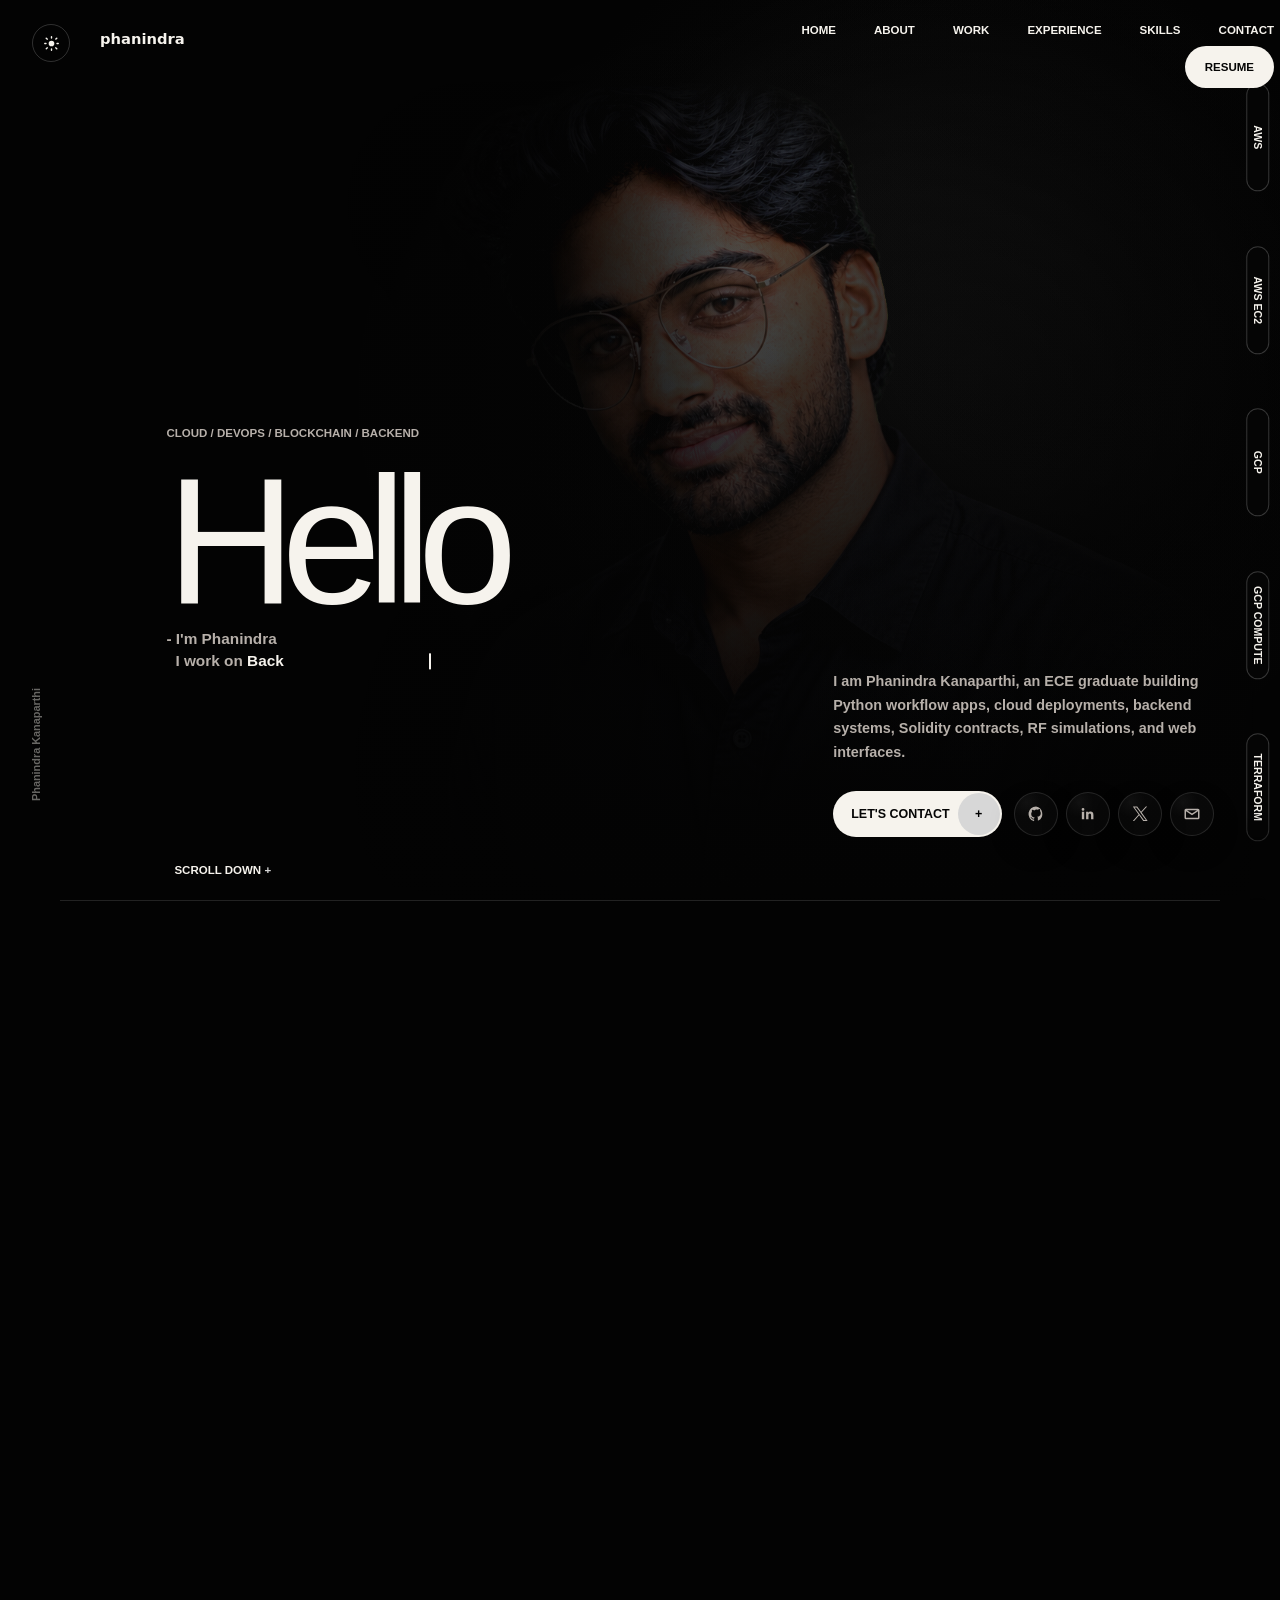
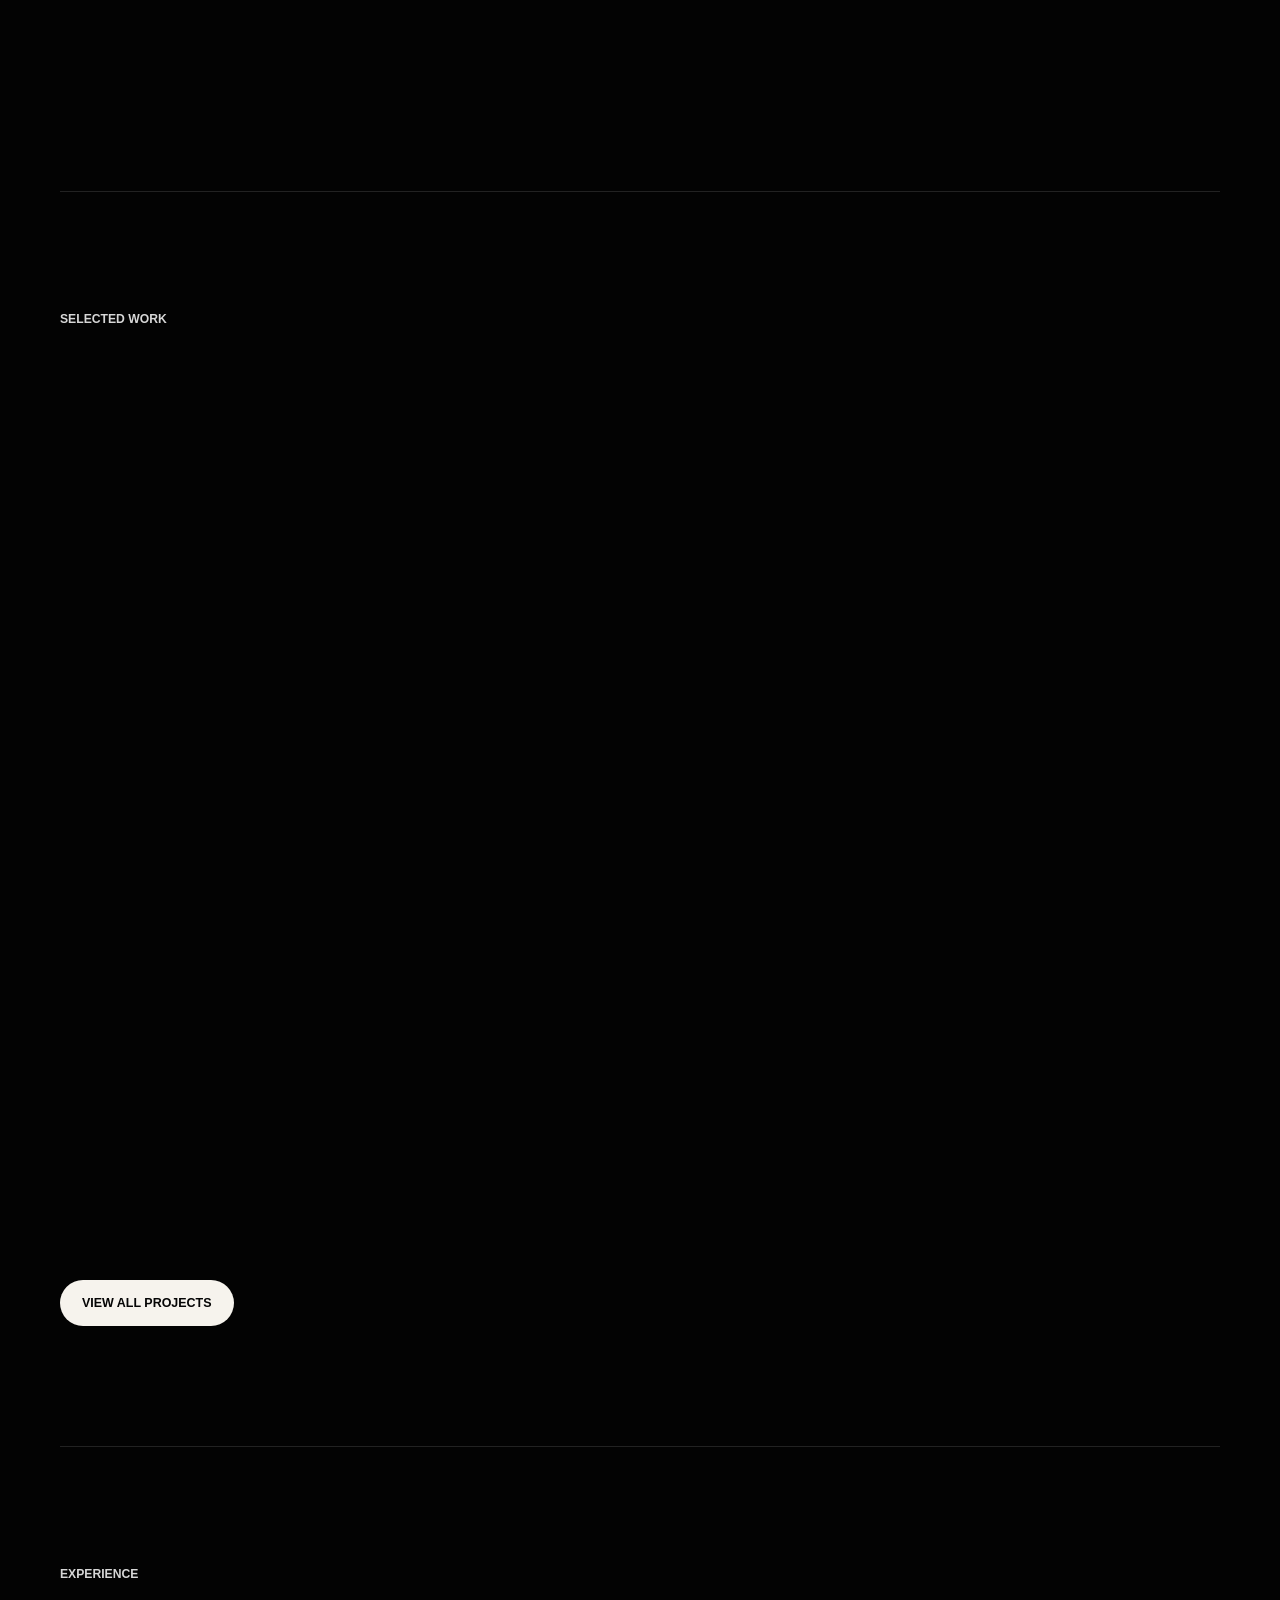
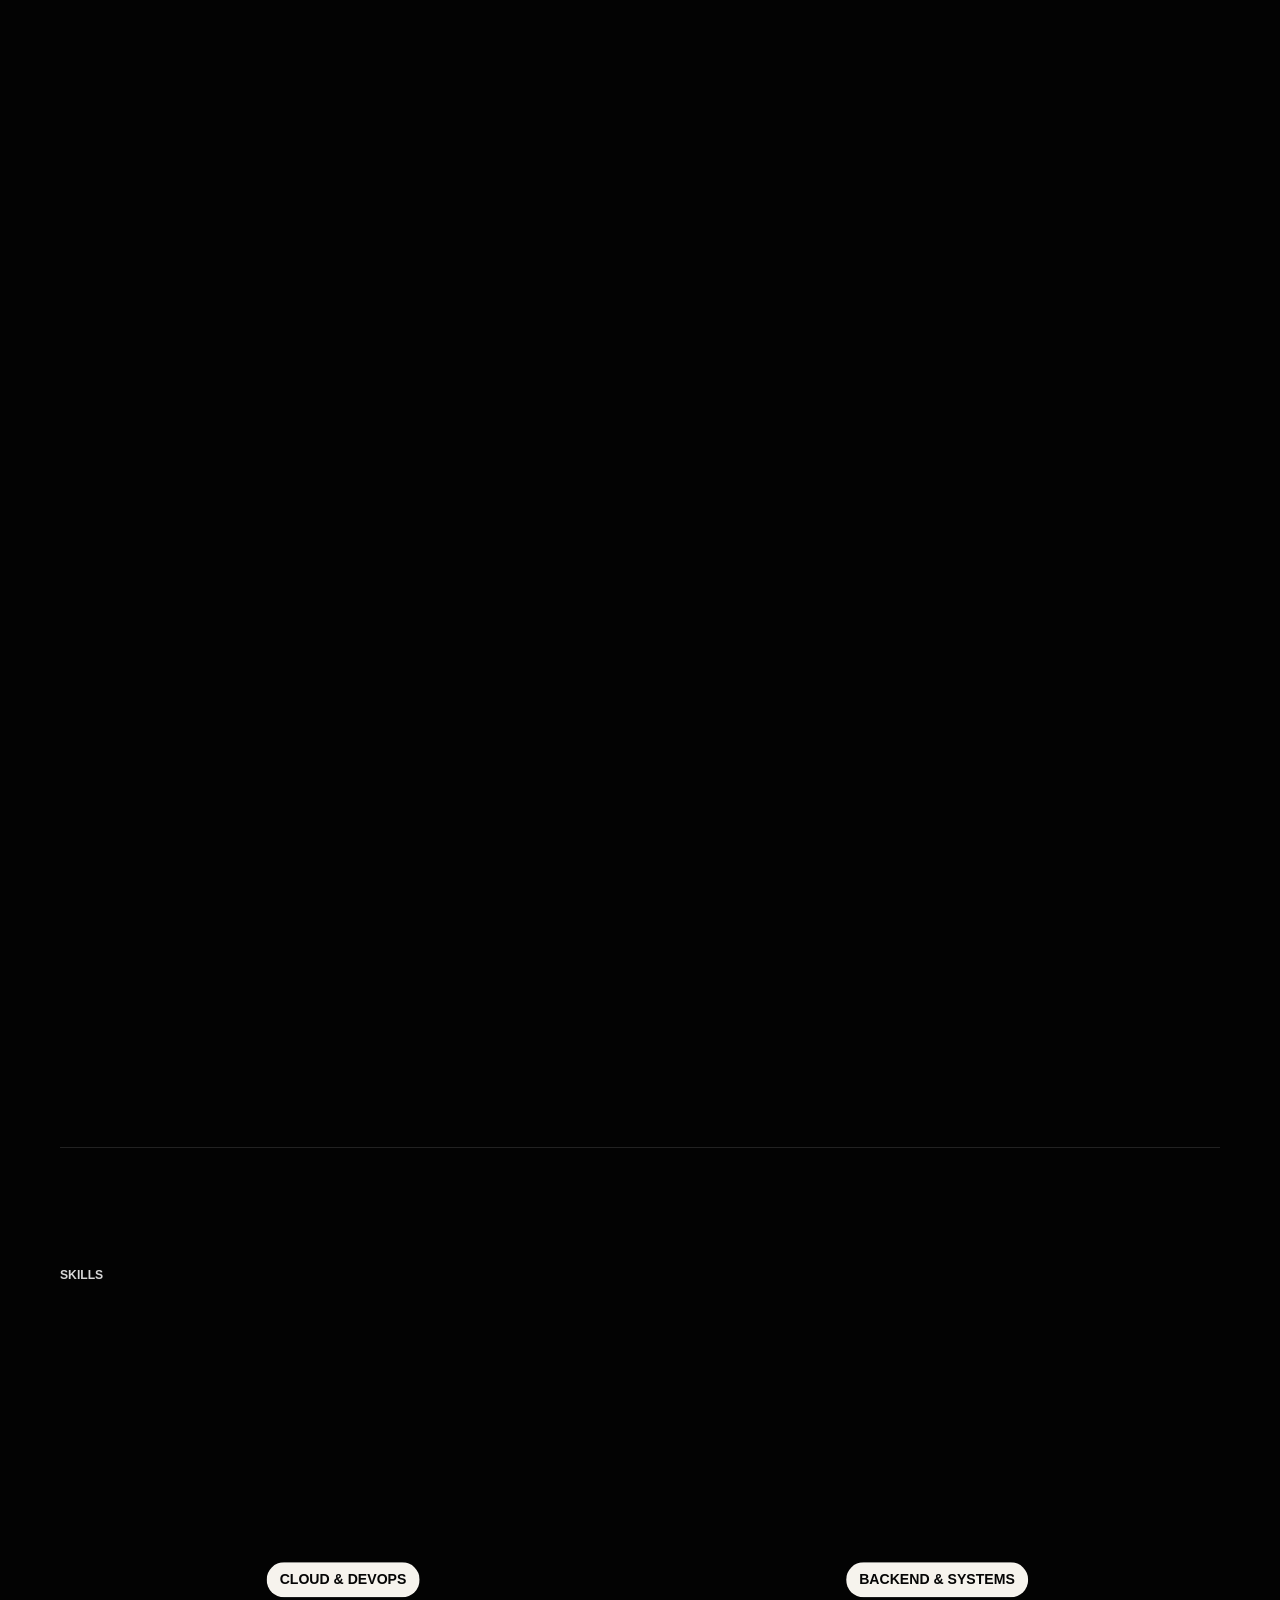
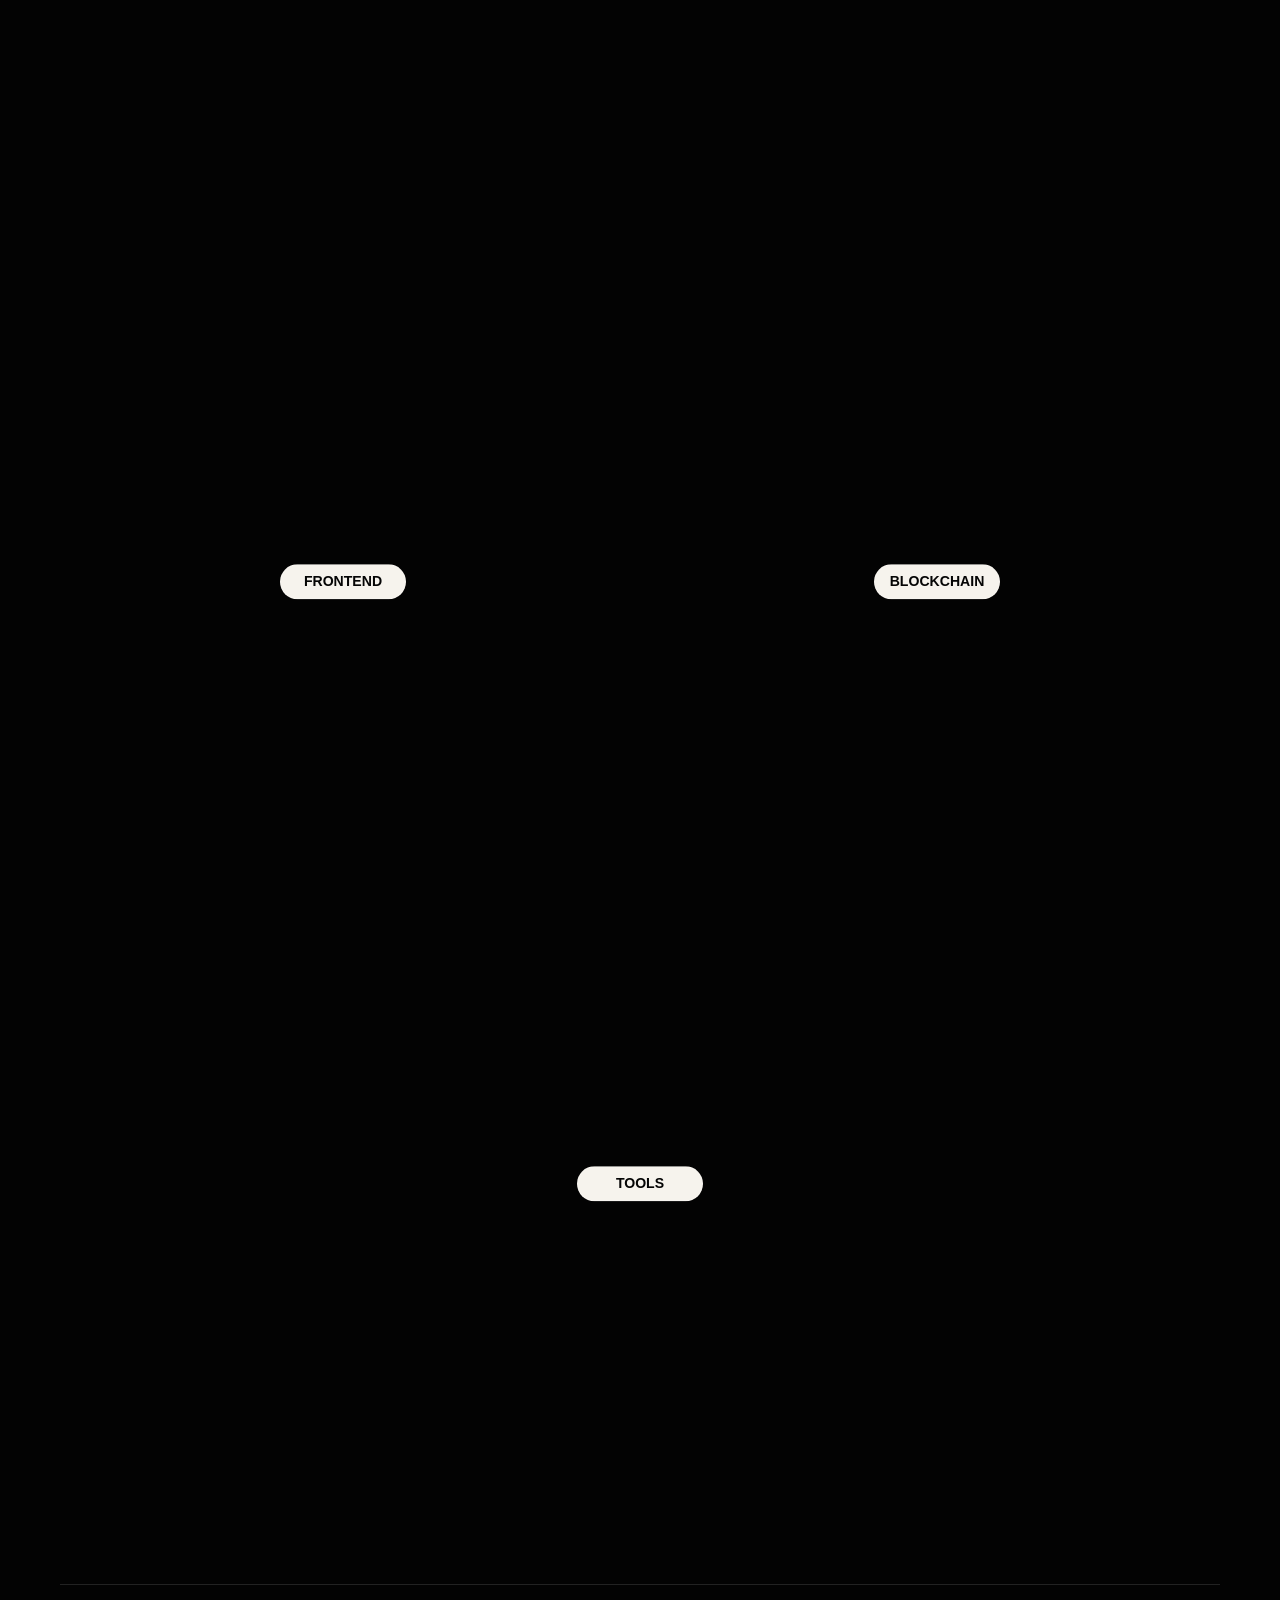
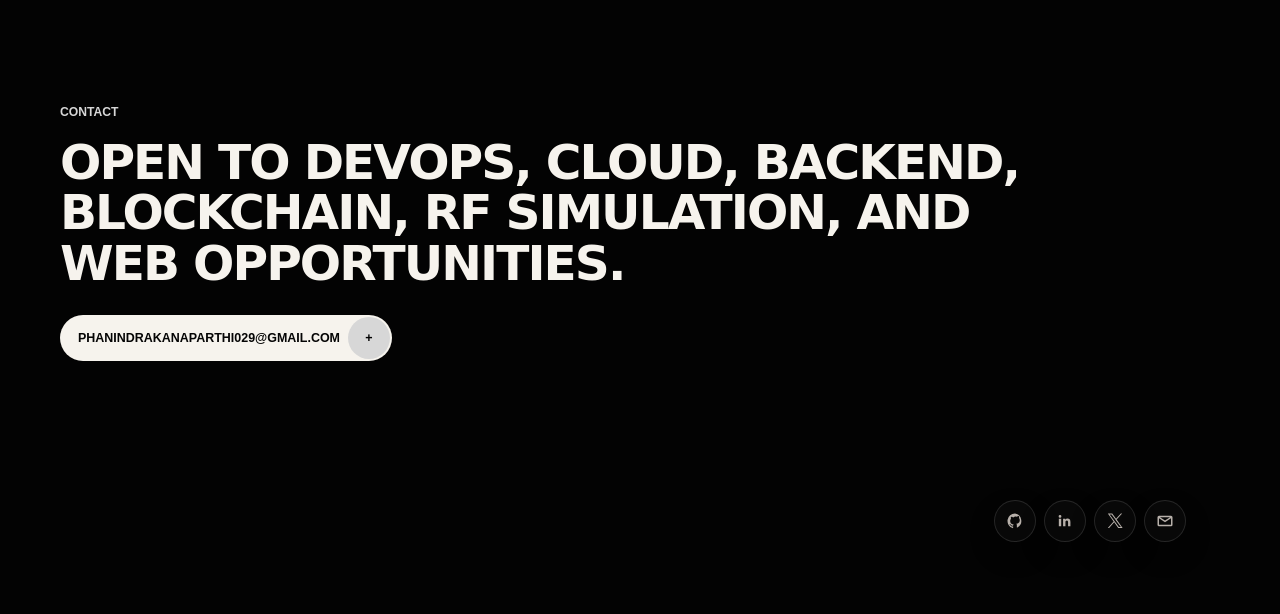
<file: index.html>
<!doctype html>
<html lang="en">
  <head>
    <meta charset="UTF-8" />
    <meta name="viewport" content="width=device-width, initial-scale=1.0" />
    <meta
      name="description"
      content="Portfolio for Phanindra Kanaparthi, a DevOps, blockchain, backend, RF simulation, and web development engineer."
    />
    <link rel="canonical" href="https://phanixdev.com/" />
    <meta property="og:type" content="website" />
    <meta property="og:url" content="https://phanixdev.com/" />
    <meta property="og:title" content="Phanindra Kanaparthi | Portfolio" />
    <meta
      property="og:description"
      content="Explore Phanindra Kanaparthi's portfolio across software development, cloud, DevOps, blockchain, backend systems, AI workflows, and engineering projects."
    />
    <meta property="og:image" content="https://phanixdev.com/assets/social-preview.jpg" />
    <meta property="og:image:url" content="https://phanixdev.com/assets/social-preview.jpg" />
    <meta property="og:image:secure_url" content="https://phanixdev.com/assets/social-preview.jpg" />
    <meta property="og:image:type" content="image/jpeg" />
    <meta property="og:image:width" content="1200" />
    <meta property="og:image:height" content="630" />
    <meta property="og:image:alt" content="Homepage preview of Phanindra Kanaparthi's portfolio" />
    <meta name="twitter:card" content="summary_large_image" />
    <meta name="twitter:title" content="Phanindra Kanaparthi | Portfolio" />
    <meta
      name="twitter:description"
      content="Explore Phanindra Kanaparthi's portfolio across software development, cloud, DevOps, blockchain, backend systems, AI workflows, and engineering projects."
    />
    <meta name="image" content="https://phanixdev.com/assets/social-preview.jpg" />
    <meta name="twitter:image" content="https://phanixdev.com/assets/social-preview.jpg" />
    <meta name="twitter:image:src" content="https://phanixdev.com/assets/social-preview.jpg" />
    <title>Phanindra Kanaparthi | Portfolio</title>
    <link rel="stylesheet" href="styles.css" />
  </head>
  <body>
    <header class="site-header">
      <a class="logo" href="#home" aria-label="Phanindra Kanaparthi home">phanindra</a>
      <div class="header-links">
        <nav aria-label="Primary navigation">
          <a href="#home">Home</a>
          <a href="#about">About</a>
          <a href="#work">Work</a>
          <a href="#experience">Experience</a>
          <a href="#skills">Skills</a>
          <a href="#contact">Contact</a>
        </nav>
        <a class="header-resume" href="assets/Phanindra_Kanaparthi_Resume.pdf" target="_blank" rel="noreferrer">Resume</a>
        <button class="theme-toggle" type="button" aria-label="Switch to bright mode">
          <svg class="theme-icon theme-icon-sun" viewBox="0 0 24 24" aria-hidden="true">
            <path d="M12 5.2a1 1 0 0 1-1-1V2.5a1 1 0 1 1 2 0v1.7a1 1 0 0 1-1 1Zm0 17.3a1 1 0 0 1-1-1v-1.7a1 1 0 1 1 2 0v1.7a1 1 0 0 1-1 1ZM5.1 6.5 3.9 5.3a1 1 0 1 1 1.4-1.4l1.2 1.2a1 1 0 1 1-1.4 1.4Zm13.6 13.6-1.2-1.2a1 1 0 1 1 1.4-1.4l1.2 1.2a1 1 0 1 1-1.4 1.4ZM4.2 13H2.5a1 1 0 1 1 0-2h1.7a1 1 0 1 1 0 2Zm17.3 0h-1.7a1 1 0 1 1 0-2h1.7a1 1 0 1 1 0 2ZM4.6 20.4a1 1 0 0 1-.7-1.7l1.2-1.2a1 1 0 1 1 1.4 1.4l-1.2 1.2a1 1 0 0 1-.7.3ZM18.2 6.8a1 1 0 0 1-.7-1.7l1.2-1.2a1 1 0 1 1 1.4 1.4l-1.2 1.2a1 1 0 0 1-.7.3ZM12 8a4 4 0 1 1 0 8 4 4 0 0 1 0-8Z"/>
          </svg>
          <svg class="theme-icon theme-icon-moon" viewBox="0 0 24 24" aria-hidden="true">
            <path d="M20.2 15.6A8.4 8.4 0 0 1 8.4 3.8a1 1 0 0 0-1.1-1.5A10.2 10.2 0 1 0 21.7 16.7a1 1 0 0 0-1.5-1.1Z"/>
          </svg>
        </button>
      </div>
    </header>

    <aside class="skill-strip" aria-label="Scrolling skills">
      <div class="skill-strip-track">
        <span>AWS</span>
        <span>AWS EC2</span>
        <span>GCP</span>
        <span>GCP Compute</span>
        <span>Terraform</span>
        <span>Linux</span>
        <span>Bash</span>
        <span>systemd</span>
        <span>Python</span>
        <span>TypeScript</span>
        <span>Node.js</span>
        <span>REST APIs</span>
        <span>WebSockets</span>
        <span>ReportLab</span>
        <span>HTML</span>
        <span>CSS</span>
        <span>JavaScript</span>
        <span>Solidity</span>
        <span>C</span>
        <span>C++</span>
        <span>DSA</span>
        <span>Ansys HFSS</span>
        <span>AEDT</span>
        <span>RF Simulation</span>
        <span>GitHub</span>
        <span>PowerShell</span>
        <span>AWS</span>
        <span>AWS EC2</span>
        <span>GCP</span>
        <span>GCP Compute</span>
        <span>Terraform</span>
        <span>Linux</span>
        <span>Bash</span>
        <span>systemd</span>
        <span>Python</span>
        <span>TypeScript</span>
        <span>Node.js</span>
        <span>REST APIs</span>
        <span>WebSockets</span>
        <span>ReportLab</span>
        <span>HTML</span>
        <span>CSS</span>
        <span>JavaScript</span>
        <span>Solidity</span>
        <span>C</span>
        <span>C++</span>
        <span>DSA</span>
        <span>Ansys HFSS</span>
        <span>AEDT</span>
        <span>RF Simulation</span>
        <span>GitHub</span>
        <span>PowerShell</span>
      </div>
    </aside>

    <main id="home">
      <section class="hero layout-reference">
        <img class="hero-portrait" src="assets/hero-portrait.png" alt="" />
        <div class="hero-vignette" aria-hidden="true"></div>

        <div class="side-rail">
          <span>Phanindra Kanaparthi</span>
        </div>

        <div class="hero-copy">
          <p class="eyebrow">Cloud / DevOps / <br class="mobile-break" />Blockchain / Backend</p>
          <h1>
            <span>Hello</span>
          </h1>
          <div class="intro-line" aria-live="polite">
            <p>- I&apos;m Phanindra</p>
            <p class="intro-work-line">I work on <span id="role-word">Frontend</span><span class="typing-cursor" aria-hidden="true"></span></p>
          </div>
        </div>

        <div class="mission">
          <p>
            I am Phanindra Kanaparthi, an ECE graduate building Python workflow apps,
            cloud deployments, backend systems, Solidity contracts, RF simulations, and web interfaces.
          </p>
          <div class="hero-action-row">
            <a class="contact-btn" href="mailto:phanindrakanaparthi029@gmail.com">
              Let&apos;s Contact
              <span>+</span>
            </a>
            <div class="hero-socials" aria-label="Profile links">
              <a href="https://github.com/phanixdev" target="_blank" rel="noreferrer" aria-label="GitHub profile" data-link-name="github">
                <svg viewBox="0 0 24 24" aria-hidden="true"><path d="M12 2a10 10 0 0 0-3.16 19.49c.5.09.68-.22.68-.48v-1.7c-2.78.6-3.37-1.18-3.37-1.18-.46-1.16-1.12-1.47-1.12-1.47-.91-.62.07-.61.07-.61 1 .07 1.53 1.03 1.53 1.03.9 1.52 2.34 1.08 2.91.83.09-.65.35-1.08.63-1.33-2.22-.25-4.56-1.11-4.56-4.94 0-1.09.39-1.98 1.03-2.68-.1-.25-.45-1.27.1-2.64 0 0 .84-.27 2.75 1.02A9.6 9.6 0 0 1 12 6c.85 0 1.7.11 2.5.34 1.9-1.29 2.74-1.02 2.74-1.02.55 1.37.2 2.39.1 2.64.64.7 1.03 1.59 1.03 2.68 0 3.84-2.34 4.68-4.57 4.93.36.31.68.92.68 1.86v2.76c0 .26.18.58.69.48A10 10 0 0 0 12 2Z"/></svg>
              </a>
              <a href="https://www.linkedin.com/in/phanixdev/" target="_blank" rel="noreferrer" aria-label="LinkedIn profile" data-link-name="linkedin">
                <svg viewBox="0 0 24 24" aria-hidden="true"><path d="M6.94 8.9H3.78v10.08h3.16V8.9ZM5.36 4a1.84 1.84 0 1 0 0 3.68A1.84 1.84 0 0 0 5.36 4Zm13.86 9.2c0-3.04-1.62-4.45-3.78-4.45a3.26 3.26 0 0 0-2.96 1.63V8.9H9.45v10.08h3.16V14c0-1.31.25-2.58 1.87-2.58 1.6 0 1.62 1.49 1.62 2.66v4.9h3.12V13.2Z"/></svg>
              </a>
              <a href="https://x.com/phanixdev" target="_blank" rel="noreferrer" aria-label="X profile" data-link-name="x">
                <svg viewBox="0 0 24 24" aria-hidden="true"><path d="M14.18 10.16 21.54 2h-1.74l-6.4 7.1L8.3 2H2.42l7.72 10.75L2.42 21.3h1.74l6.75-7.49 5.39 7.49h5.88l-8-11.14Zm-2.39 2.65-.78-1.1L4.79 3.31h2.67l5.03 6.8.78 1.1 6.53 8.82h-2.67l-5.34-7.22Z"/></svg>
              </a>
              <a href="mailto:phanindrakanaparthi029@gmail.com" aria-label="Email">
                <svg viewBox="0 0 24 24" aria-hidden="true"><path d="M4 5h16a2 2 0 0 1 2 2v10a2 2 0 0 1-2 2H4a2 2 0 0 1-2-2V7a2 2 0 0 1 2-2Zm0 3.2v8.8h16V8.2l-8 5.3-8-5.3Zm1.3-1.2 6.7 4.45L18.7 7H5.3Z"/></svg>
              </a>
            </div>
          </div>
        </div>

        <a class="scroll-mark" href="#about" aria-label="Scroll to about section">
          <span>Scroll down</span>
        </a>
      </section>

      <div class="shooting-star-background" aria-hidden="true">
        <span style="--top: 4%; --delay: -1s; --duration: 5.8s; --length: 150px;"></span>
        <span style="--top: 14%; --delay: -4.2s; --duration: 7.4s; --length: 210px;"></span>
        <span style="--top: 25%; --delay: -2.8s; --duration: 6.6s; --length: 175px;"></span>
        <span style="--top: 37%; --delay: -7s; --duration: 8.2s; --length: 230px;"></span>
        <span style="--top: 49%; --delay: -3.5s; --duration: 6.1s; --length: 160px;"></span>
        <span style="--top: 61%; --delay: -8.5s; --duration: 7.8s; --length: 220px;"></span>
        <span style="--top: 73%; --delay: -5.4s; --duration: 6.9s; --length: 185px;"></span>
        <span style="--top: 85%; --delay: -10s; --duration: 8.8s; --length: 245px;"></span>
      </div>

      <section class="content-section about-section reveal-tab" id="about">
        <p class="section-kicker">About Me</p>
        <div class="about-copy">
          <h2>Hi, I&apos;m Phanindra Kanaparthi.</h2>
          <p>
            I am an Electronics and Communication Engineering graduate with a passion for software development,
            cloud infrastructure, AI-powered applications, and emerging technologies.
          </p>
          <p>
            I enjoy building practical solutions that combine software engineering with real-world problem solving.
            My experience spans backend development, cloud deployments, AI workflow automation, blockchain smart contracts,
            and RF engineering projects. I have worked with technologies such as Python, TypeScript, JavaScript, AWS,
            GCP, Terraform, Linux, and Solidity to develop scalable and efficient systems.
          </p>
          <p>
            Some of my notable projects include an AI-powered product description image workflow platform,
            a multi-VM cloud deployment architecture using Terraform, blockchain-based crowdfunding and lottery smart contracts,
            and microstrip patch antenna design using Ansys HFSS.
          </p>
          <p>
            During my internship at the Electronics and Radar Development Establishment, I worked on antenna design
            and engineering documentation, gaining valuable experience in research-driven engineering environments.
          </p>
          <p>
            I am constantly exploring new technologies, improving my development skills, and seeking opportunities
            to contribute to innovative projects in software engineering, cloud computing, DevOps, network operations,
            and AI-driven systems.
          </p>
          <p>
            Let&apos;s build something impactful together.
          </p>
        </div>
      </section>

      <section class="content-section work-section" id="work">
        <p class="section-kicker">Selected Work</p>
        <div class="work-grid">
          <article class="work-tab reveal-tab" data-project="pd-image-builder" tabindex="0" role="button" aria-label="Open pd-image-builder details">
            <span>01</span>
            <div class="project-title-media">
              <h3><a href="project.html?project=pd-image-builder" data-project-link="pd-image-builder">pd-image-builder</a></h3>
              <img src="assets/project-pd-image-builder.svg" alt="AI image workflow visual for pd-image-builder" />
            </div>
            <p>Local workflow app for D2C product description image concepts, QA, AI image drafts, and PDF export.</p>
          </article>
          <article class="work-tab reveal-tab" data-project="multi-vm-cloud" tabindex="0" role="button" aria-label="Open Multi-VM Cloud Deployment details">
            <span>02</span>
            <div class="project-title-media">
              <h3><a href="project.html?project=multi-vm-cloud" data-project-link="multi-vm-cloud">Multi-VM Cloud Deployment</a></h3>
              <img src="assets/project-cloud-deployment.svg" alt="Multi VM cloud deployment visual" />
            </div>
            <p>Multi-VM iii deployment on AWS/GCP with Terraform, private networking, API gateway, and model inference worker.</p>
          </article>
          <article class="work-tab reveal-tab" data-project="crowdfunding" tabindex="0" role="button" aria-label="Open Crowd-Funding Smart-contract details">
            <span>03</span>
            <div class="project-title-media">
              <h3><a href="project.html?project=crowdfunding" data-project-link="crowdfunding">Crowd-Funding Smart-contract</a></h3>
              <img src="assets/project-crowdfunding-contract.svg" alt="Blockchain crowdfunding smart contract visual" />
            </div>
            <p>Solidity crowdfunding smart contract for collecting contributions and transferring raised funds safely.</p>
          </article>
        </div>
        <a class="view-all-projects" href="work.html">View all projects</a>
      </section>

      <section class="content-section experience-section" id="experience">
        <p class="section-kicker">Experience</p>
        <div class="experience-list">
          <article class="experience-card reveal-tab">
            <div class="experience-timeline">
              <span class="experience-date">2025</span>
              <img class="experience-logo experience-logo-official" src="assets/lrde-drdo-logo.png" alt="Official LRDE DRDO logo" />
            </div>
            <div>
              <p class="experience-role">Internship Trainee</p>
              <h3>Electronics and Radar Development Establishment, DRDO</h3>
              <p>
                Completed an internship in an electronics and radar engineering environment at LRDE, DRDO,
                working on microstrip patch antenna design and engineering documentation.
              </p>
              <div class="experience-tags" aria-label="Experience skills">
                <span>RF Simulation</span>
                <span>Antenna Design</span>
                <span>Ansys HFSS</span>
                <span>Documentation</span>
              </div>
            </div>
          </article>

          <article class="experience-card reveal-tab">
            <div class="experience-timeline">
              <span class="experience-date">Sep 2023 - Apr 2026</span>
              <img class="experience-logo experience-logo-contain" src="assets/fine-arts-logo.png" alt="Fine Arts Club logo" />
            </div>
            <div>
              <p class="experience-role">Fine Arts Club Coordinator</p>
              <h3>Aesthetic Fine Arts Club, IIIT Tiruchirappalli</h3>
              <p>
                Coordinated club activities and supported cultural and fine arts events on campus.
              </p>
            </div>
          </article>

          <article class="experience-card reveal-tab">
            <div class="experience-timeline">
              <span class="experience-date">Aug 2023 - Apr 2026</span>
              <img class="experience-logo experience-logo-contain" src="assets/gdsc-logo-original.png" alt="Google Developer Student Clubs logo" />
            </div>
            <div>
              <p class="experience-role">GDSC Club Member</p>
              <h3>Google Developer Student Clubs, IIIT Tiruchirappalli</h3>
              <p>
                Earned Google Cloud skill badges and supported event planning, execution, and social media communication.
              </p>
              <div class="experience-tags" aria-label="GDSC skills">
                <span>Google Cloud</span>
                <span>Event Planning</span>
                <span>Communication</span>
              </div>
            </div>
          </article>

          <article class="experience-card reveal-tab">
            <div class="experience-timeline">
              <span class="experience-date">2023 - 2026</span>
              <img class="experience-logo" src="assets/logo-web-coding.svg" alt="Web development and coding clubs logo badge" />
            </div>
            <div>
              <p class="experience-role">Club Member</p>
              <h3>Web Development Club & Competitive Coding Club</h3>
              <p>
                Participated in development and coding communities at IIIT Tiruchirappalli, strengthening web development,
                problem solving, and self-learning habits.
              </p>
            </div>
          </article>
        </div>
      </section>

      <section class="content-section" id="skills">
        <p class="section-kicker">Skills</p>
        <div class="skill-web-grid">
          <article class="skill-web reveal-web">
            <svg class="web-lines" viewBox="0 0 100 100" aria-hidden="true">
              <path d="M50 50 C50 36 48 20 51 6 M50 50 C59 35 68 18 78 9 M50 50 C66 41 82 31 94 28 M50 50 C67 55 84 62 96 72 M50 50 C57 65 64 81 66 96 M50 50 C44 65 37 82 27 95 M50 50 C36 58 20 67 6 69 M50 50 C36 43 20 35 7 25" />
              <path d="M51 6 C62 8 72 8 78 9 C84 17 90 23 94 28 C95 42 98 58 96 72 C87 82 78 92 66 96 C52 94 38 99 27 95 C20 85 11 80 6 69 C8 55 4 39 7 25 C19 18 34 9 51 6 M50 18 C60 19 68 18 75 20 C80 26 86 32 88 38 C89 49 91 59 88 68 C80 76 72 83 62 86 C50 84 38 88 30 84 C23 76 17 70 14 61 C15 50 12 41 16 33 C25 26 37 19 50 18 M50 31 C58 30 64 31 70 34 C74 39 78 45 79 52 C77 59 75 66 68 71 C60 73 53 76 45 73 C38 70 31 66 28 60 C28 52 27 45 31 40 C36 35 43 31 50 31" />
            </svg>
            <h3>Cloud & DevOps</h3>
            <span style="--x: 50%; --y: 12%">AWS</span>
            <span style="--x: 65%; --y: 25%">AWS EC2</span>
            <span style="--x: 66%; --y: 42%">GCP</span>
            <span style="--x: 78%; --y: 58%">GCP Compute</span>
            <span style="--x: 55%; --y: 86%">Linux</span>
            <span style="--x: 35%; --y: 65%">Networking</span>
            <span style="--x: 18%; --y: 45%">Nginx</span>
            <span style="--x: 63%; --y: 70%">Terraform</span>
            <span style="--x: 41%; --y: 28%">IaC</span>
            <span style="--x: 36%; --y: 78%">Bash</span>
            <span style="--x: 24%; --y: 30%">systemd</span>
          </article>

          <article class="skill-web reveal-web">
            <svg class="web-lines" viewBox="0 0 100 100" aria-hidden="true">
              <path d="M50 50 C50 36 48 20 51 6 M50 50 C59 35 68 18 78 9 M50 50 C66 41 82 31 94 28 M50 50 C67 55 84 62 96 72 M50 50 C57 65 64 81 66 96 M50 50 C44 65 37 82 27 95 M50 50 C36 58 20 67 6 69 M50 50 C36 43 20 35 7 25" />
              <path d="M51 6 C62 8 72 8 78 9 C84 17 90 23 94 28 C95 42 98 58 96 72 C87 82 78 92 66 96 C52 94 38 99 27 95 C20 85 11 80 6 69 C8 55 4 39 7 25 C19 18 34 9 51 6 M50 18 C60 19 68 18 75 20 C80 26 86 32 88 38 C89 49 91 59 88 68 C80 76 72 83 62 86 C50 84 38 88 30 84 C23 76 17 70 14 61 C15 50 12 41 16 33 C25 26 37 19 50 18 M50 31 C58 30 64 31 70 34 C74 39 78 45 79 52 C77 59 75 66 68 71 C60 73 53 76 45 73 C38 70 31 66 28 60 C28 52 27 45 31 40 C36 35 43 31 50 31" />
            </svg>
            <h3>Backend & Systems</h3>
            <span style="--x: 50%; --y: 13%">Python</span>
            <span style="--x: 66%; --y: 36%">TypeScript</span>
            <span style="--x: 82%; --y: 58%">REST APIs</span>
            <span style="--x: 52%; --y: 86%">RPC</span>
            <span style="--x: 33%; --y: 61%">WebSockets</span>
            <span style="--x: 32%; --y: 35%">HF Transformers</span>
            <span style="--x: 66%; --y: 74%">Node.js</span>
            <span style="--x: 22%; --y: 78%">ReportLab</span>
            <span style="--x: 76%; --y: 24%">C</span>
            <span style="--x: 21%; --y: 21%">C++</span>
            <span style="--x: 50%; --y: 72%">DSA</span>
          </article>

          <article class="skill-web reveal-web">
            <svg class="web-lines" viewBox="0 0 100 100" aria-hidden="true">
              <path d="M50 50 C50 36 48 20 51 6 M50 50 C59 35 68 18 78 9 M50 50 C66 41 82 31 94 28 M50 50 C67 55 84 62 96 72 M50 50 C57 65 64 81 66 96 M50 50 C44 65 37 82 27 95 M50 50 C36 58 20 67 6 69 M50 50 C36 43 20 35 7 25" />
              <path d="M51 6 C62 8 72 8 78 9 C84 17 90 23 94 28 C95 42 98 58 96 72 C87 82 78 92 66 96 C52 94 38 99 27 95 C20 85 11 80 6 69 C8 55 4 39 7 25 C19 18 34 9 51 6 M50 18 C60 19 68 18 75 20 C80 26 86 32 88 38 C89 49 91 59 88 68 C80 76 72 83 62 86 C50 84 38 88 30 84 C23 76 17 70 14 61 C15 50 12 41 16 33 C25 26 37 19 50 18 M50 31 C58 30 64 31 70 34 C74 39 78 45 79 52 C77 59 75 66 68 71 C60 73 53 76 45 73 C38 70 31 66 28 60 C28 52 27 45 31 40 C36 35 43 31 50 31" />
            </svg>
            <h3>Frontend</h3>
            <span style="--x: 50%; --y: 13%">HTML</span>
            <span style="--x: 66%; --y: 39%">CSS</span>
            <span style="--x: 62%; --y: 68%">JavaScript</span>
            <span style="--x: 38%; --y: 82%">DOM Manipulation</span>
            <span style="--x: 18%; --y: 42%">Responsive Web Design</span>
          </article>

          <article class="skill-web reveal-web">
            <svg class="web-lines" viewBox="0 0 100 100" aria-hidden="true">
              <path d="M50 50 C50 36 48 20 51 6 M50 50 C59 35 68 18 78 9 M50 50 C66 41 82 31 94 28 M50 50 C67 55 84 62 96 72 M50 50 C57 65 64 81 66 96 M50 50 C44 65 37 82 27 95 M50 50 C36 58 20 67 6 69 M50 50 C36 43 20 35 7 25" />
              <path d="M51 6 C62 8 72 8 78 9 C84 17 90 23 94 28 C95 42 98 58 96 72 C87 82 78 92 66 96 C52 94 38 99 27 95 C20 85 11 80 6 69 C8 55 4 39 7 25 C19 18 34 9 51 6 M50 18 C60 19 68 18 75 20 C80 26 86 32 88 38 C89 49 91 59 88 68 C80 76 72 83 62 86 C50 84 38 88 30 84 C23 76 17 70 14 61 C15 50 12 41 16 33 C25 26 37 19 50 18 M50 31 C58 30 64 31 70 34 C74 39 78 45 79 52 C77 59 75 66 68 71 C60 73 53 76 45 73 C38 70 31 66 28 60 C28 52 27 45 31 40 C36 35 43 31 50 31" />
            </svg>
            <h3>Blockchain</h3>
            <span style="--x: 50%; --y: 13%">Solidity</span>
            <span style="--x: 82%; --y: 49%">Ethereum Smart Contracts</span>
            <span style="--x: 52%; --y: 84%">Smart Contract Development</span>
            <span style="--x: 30%; --y: 52%">Remix IDE</span>
          </article>

          <article class="skill-web reveal-web">
            <svg class="web-lines" viewBox="0 0 100 100" aria-hidden="true">
              <path d="M50 50 C50 36 48 20 51 6 M50 50 C59 35 68 18 78 9 M50 50 C66 41 82 31 94 28 M50 50 C67 55 84 62 96 72 M50 50 C57 65 64 81 66 96 M50 50 C44 65 37 82 27 95 M50 50 C36 58 20 67 6 69 M50 50 C36 43 20 35 7 25" />
              <path d="M51 6 C62 8 72 8 78 9 C84 17 90 23 94 28 C95 42 98 58 96 72 C87 82 78 92 66 96 C52 94 38 99 27 95 C20 85 11 80 6 69 C8 55 4 39 7 25 C19 18 34 9 51 6 M50 18 C60 19 68 18 75 20 C80 26 86 32 88 38 C89 49 91 59 88 68 C80 76 72 83 62 86 C50 84 38 88 30 84 C23 76 17 70 14 61 C15 50 12 41 16 33 C25 26 37 19 50 18 M50 31 C58 30 64 31 70 34 C74 39 78 45 79 52 C77 59 75 66 68 71 C60 73 53 76 45 73 C38 70 31 66 28 60 C28 52 27 45 31 40 C36 35 43 31 50 31" />
            </svg>
            <h3>Tools</h3>
            <span style="--x: 50%; --y: 13%">Git</span>
            <span style="--x: 66%; --y: 40%">GitHub</span>
            <span style="--x: 72%; --y: 80%">PowerShell</span>
            <span style="--x: 34%; --y: 82%">Terraform CLI</span>
            <span style="--x: 19%; --y: 43%">VS Code</span>
            <span style="--x: 50%; --y: 86%">Ansys HFSS</span>
            <span style="--x: 29%; --y: 25%">AEDT</span>
            <span style="--x: 73%; --y: 24%">RF Simulation</span>
          </article>
        </div>
      </section>

      <section class="content-section contact-section" id="contact">
        <p class="section-kicker">Contact</p>
        <h2>Open to DevOps, cloud, backend, blockchain, RF simulation, and web opportunities.</h2>
        <a class="contact-btn" href="mailto:phanindrakanaparthi029@gmail.com">
          phanindrakanaparthi029@gmail.com
          <span>+</span>
        </a>
        <div class="contact-socials" aria-label="Contact links">
          <a href="https://github.com/phanixdev" target="_blank" rel="noreferrer" aria-label="GitHub profile">
            <svg viewBox="0 0 24 24" aria-hidden="true"><path d="M12 2a10 10 0 0 0-3.16 19.49c.5.09.68-.22.68-.48v-1.7c-2.78.6-3.37-1.18-3.37-1.18-.46-1.16-1.12-1.47-1.12-1.47-.91-.62.07-.61.07-.61 1 .07 1.53 1.03 1.53 1.03.9 1.52 2.34 1.08 2.91.83.09-.65.35-1.08.63-1.33-2.22-.25-4.56-1.11-4.56-4.94 0-1.09.39-1.98 1.03-2.68-.1-.25-.45-1.27.1-2.64 0 0 .84-.27 2.75 1.02A9.6 9.6 0 0 1 12 6c.85 0 1.7.11 2.5.34 1.9-1.29 2.74-1.02 2.74-1.02.55 1.37.2 2.39.1 2.64.64.7 1.03 1.59 1.03 2.68 0 3.84-2.34 4.68-4.57 4.93.36.31.68.92.68 1.86v2.76c0 .26.18.58.69.48A10 10 0 0 0 12 2Z"/></svg>
          </a>
          <a href="https://www.linkedin.com/in/phanixdev/" target="_blank" rel="noreferrer" aria-label="LinkedIn profile">
            <svg viewBox="0 0 24 24" aria-hidden="true"><path d="M6.94 8.9H3.78v10.08h3.16V8.9ZM5.36 4a1.84 1.84 0 1 0 0 3.68A1.84 1.84 0 0 0 5.36 4Zm13.86 9.2c0-3.04-1.62-4.45-3.78-4.45a3.26 3.26 0 0 0-2.96 1.63V8.9H9.45v10.08h3.16V14c0-1.31.25-2.58 1.87-2.58 1.6 0 1.62 1.49 1.62 2.66v4.9h3.12V13.2Z"/></svg>
          </a>
          <a href="https://x.com/phanixdev" target="_blank" rel="noreferrer" aria-label="X profile">
            <svg viewBox="0 0 24 24" aria-hidden="true"><path d="M14.18 10.16 21.54 2h-1.74l-6.4 7.1L8.3 2H2.42l7.72 10.75L2.42 21.3h1.74l6.75-7.49 5.39 7.49h5.88l-8-11.14Zm-2.39 2.65-.78-1.1L4.79 3.31h2.67l5.03 6.8.78 1.1 6.53 8.82h-2.67l-5.34-7.22Z"/></svg>
          </a>
          <a href="mailto:phanindrakanaparthi029@gmail.com" aria-label="Email">
            <svg viewBox="0 0 24 24" aria-hidden="true"><path d="M4 5h16a2 2 0 0 1 2 2v10a2 2 0 0 1-2 2H4a2 2 0 0 1-2-2V7a2 2 0 0 1 2-2Zm0 3.2v8.8h16V8.2l-8 5.3-8-5.3Zm1.3-1.2 6.7 4.45L18.7 7H5.3Z"/></svg>
          </a>
        </div>
      </section>
    </main>

    <script src="script.js"></script>
  </body>
</html>
</file>
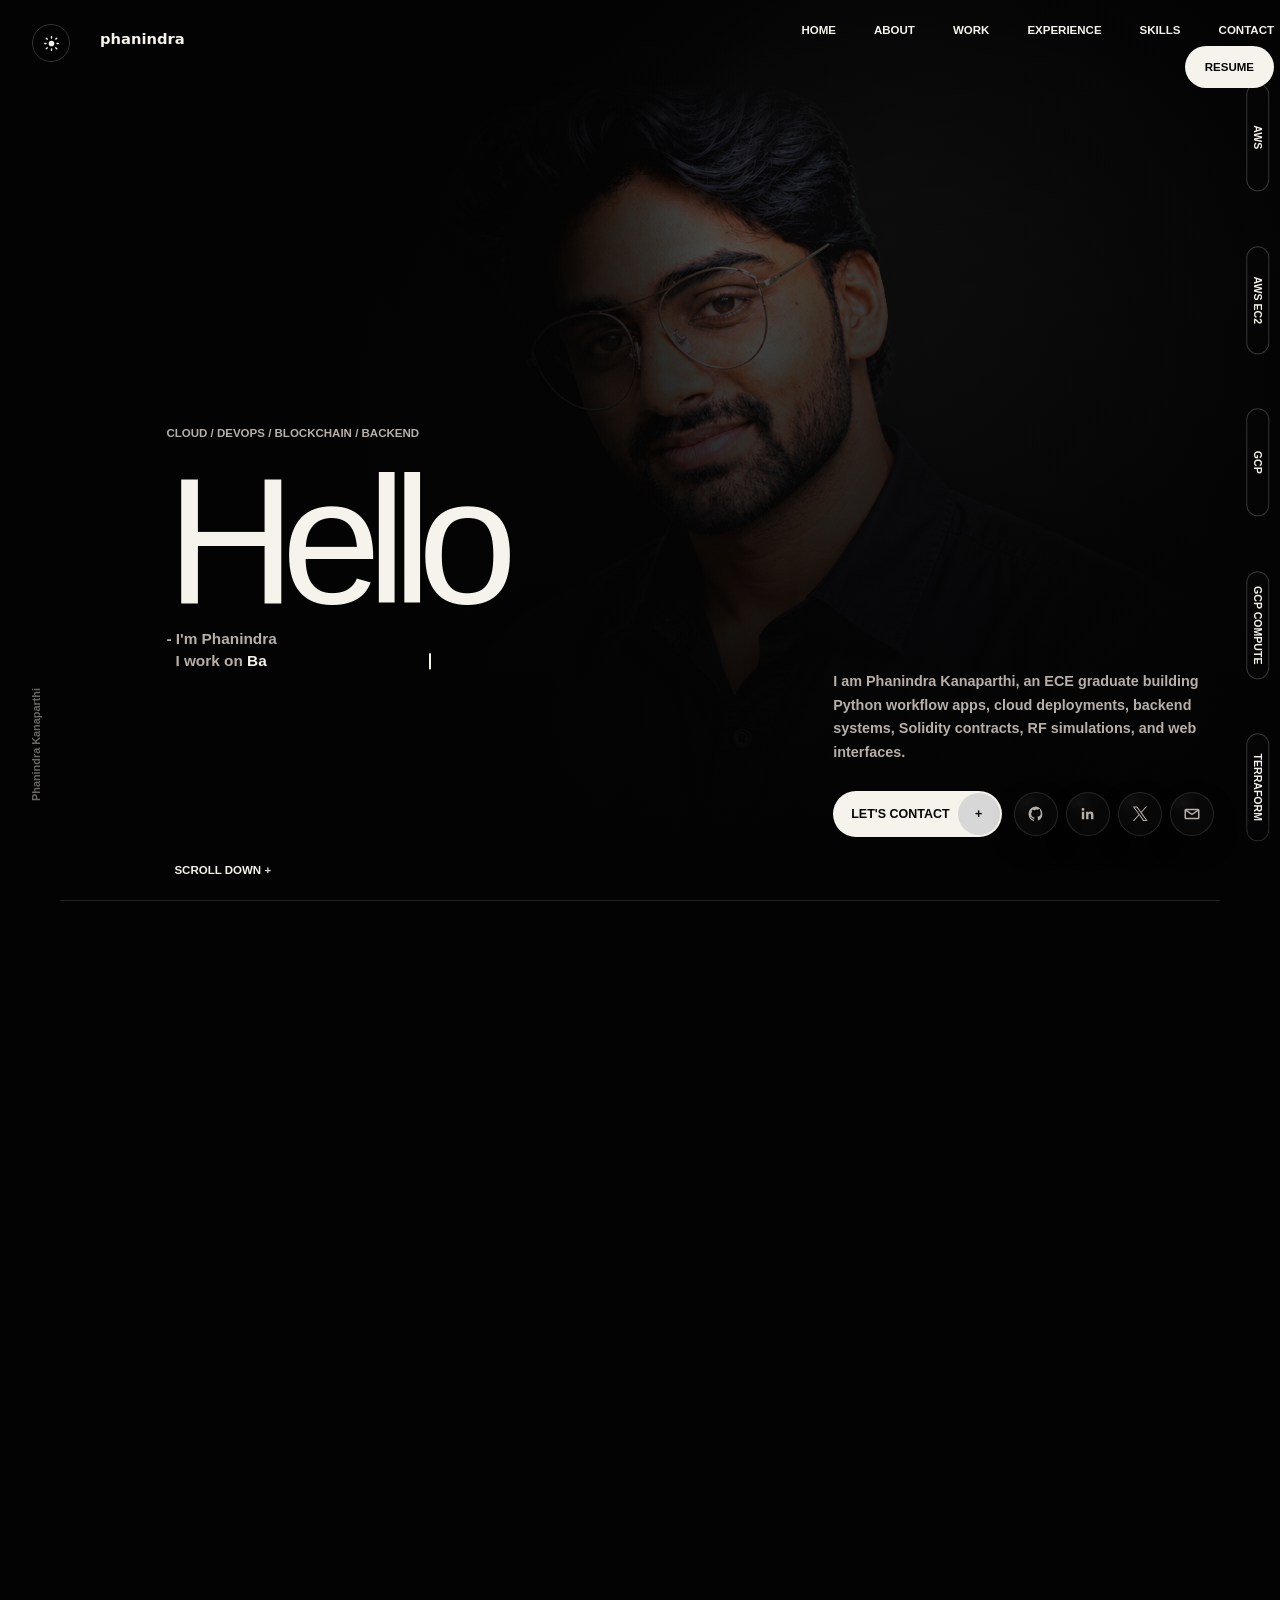
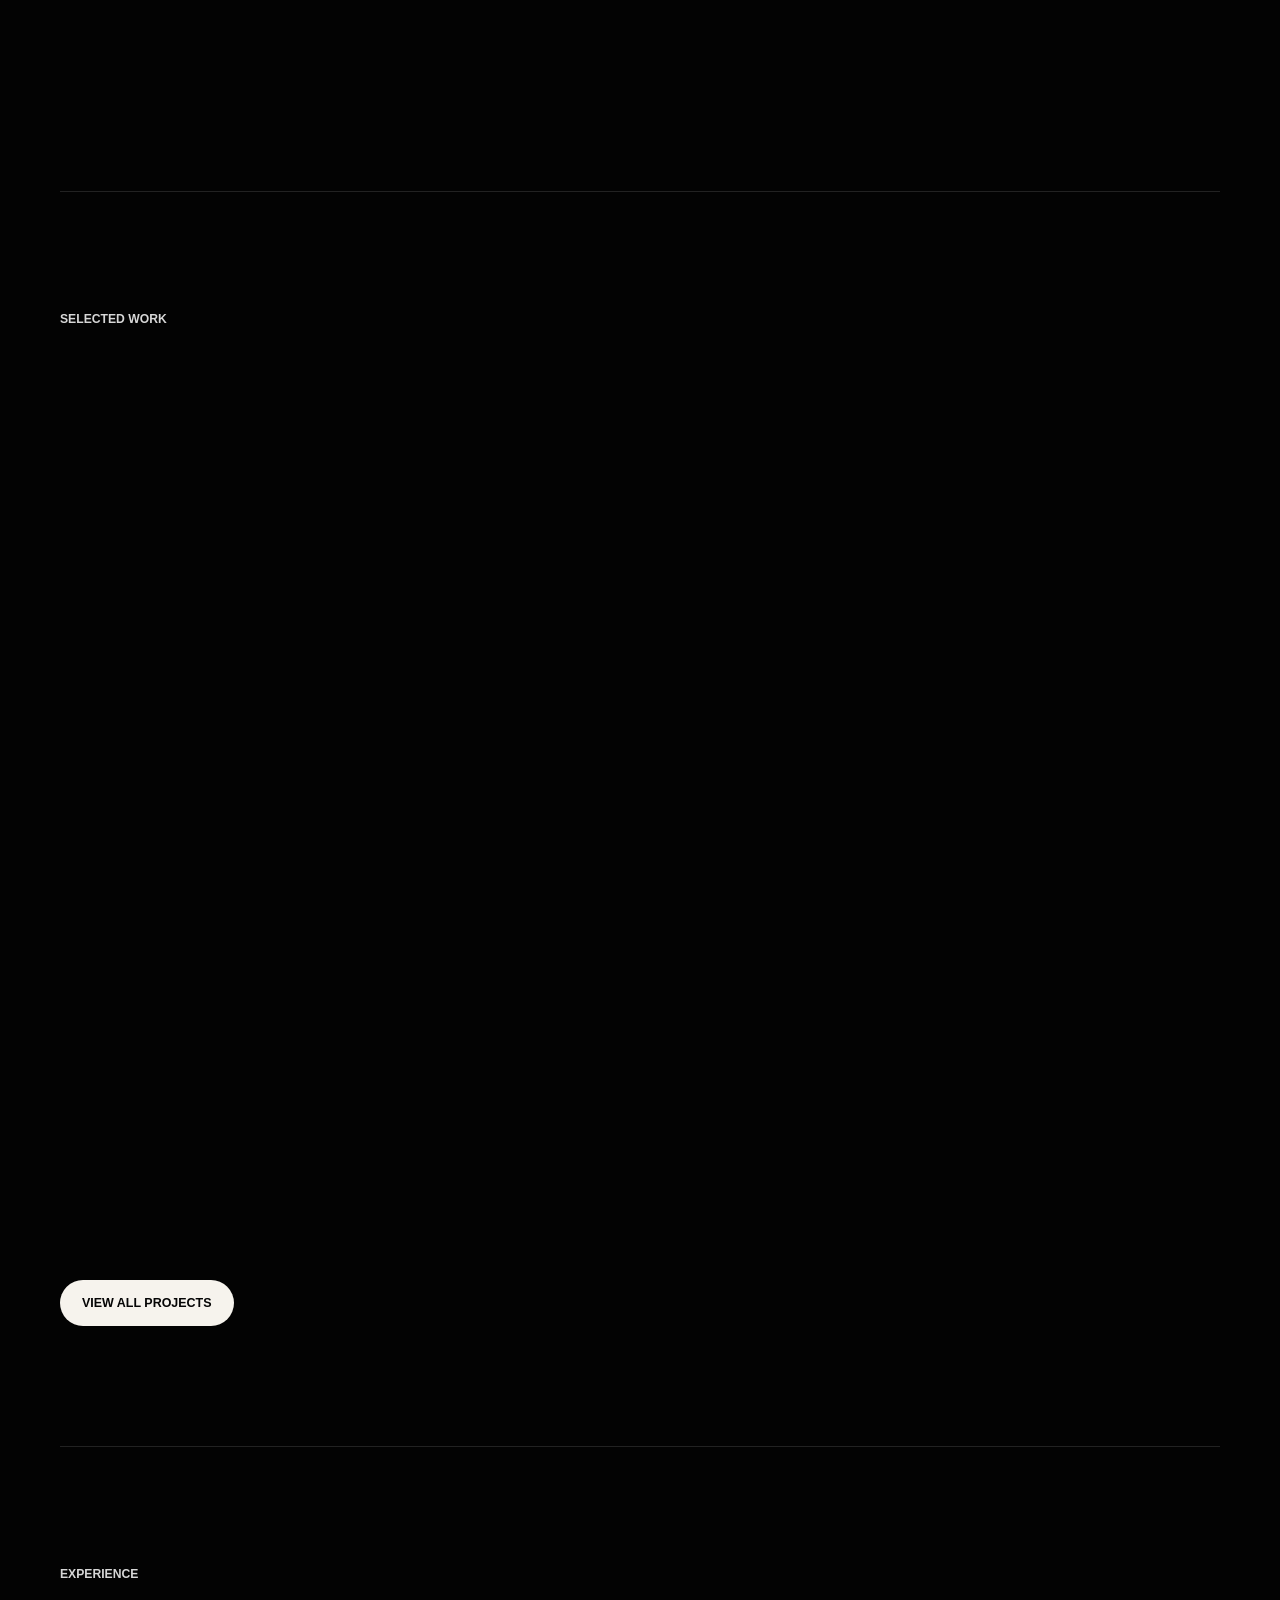
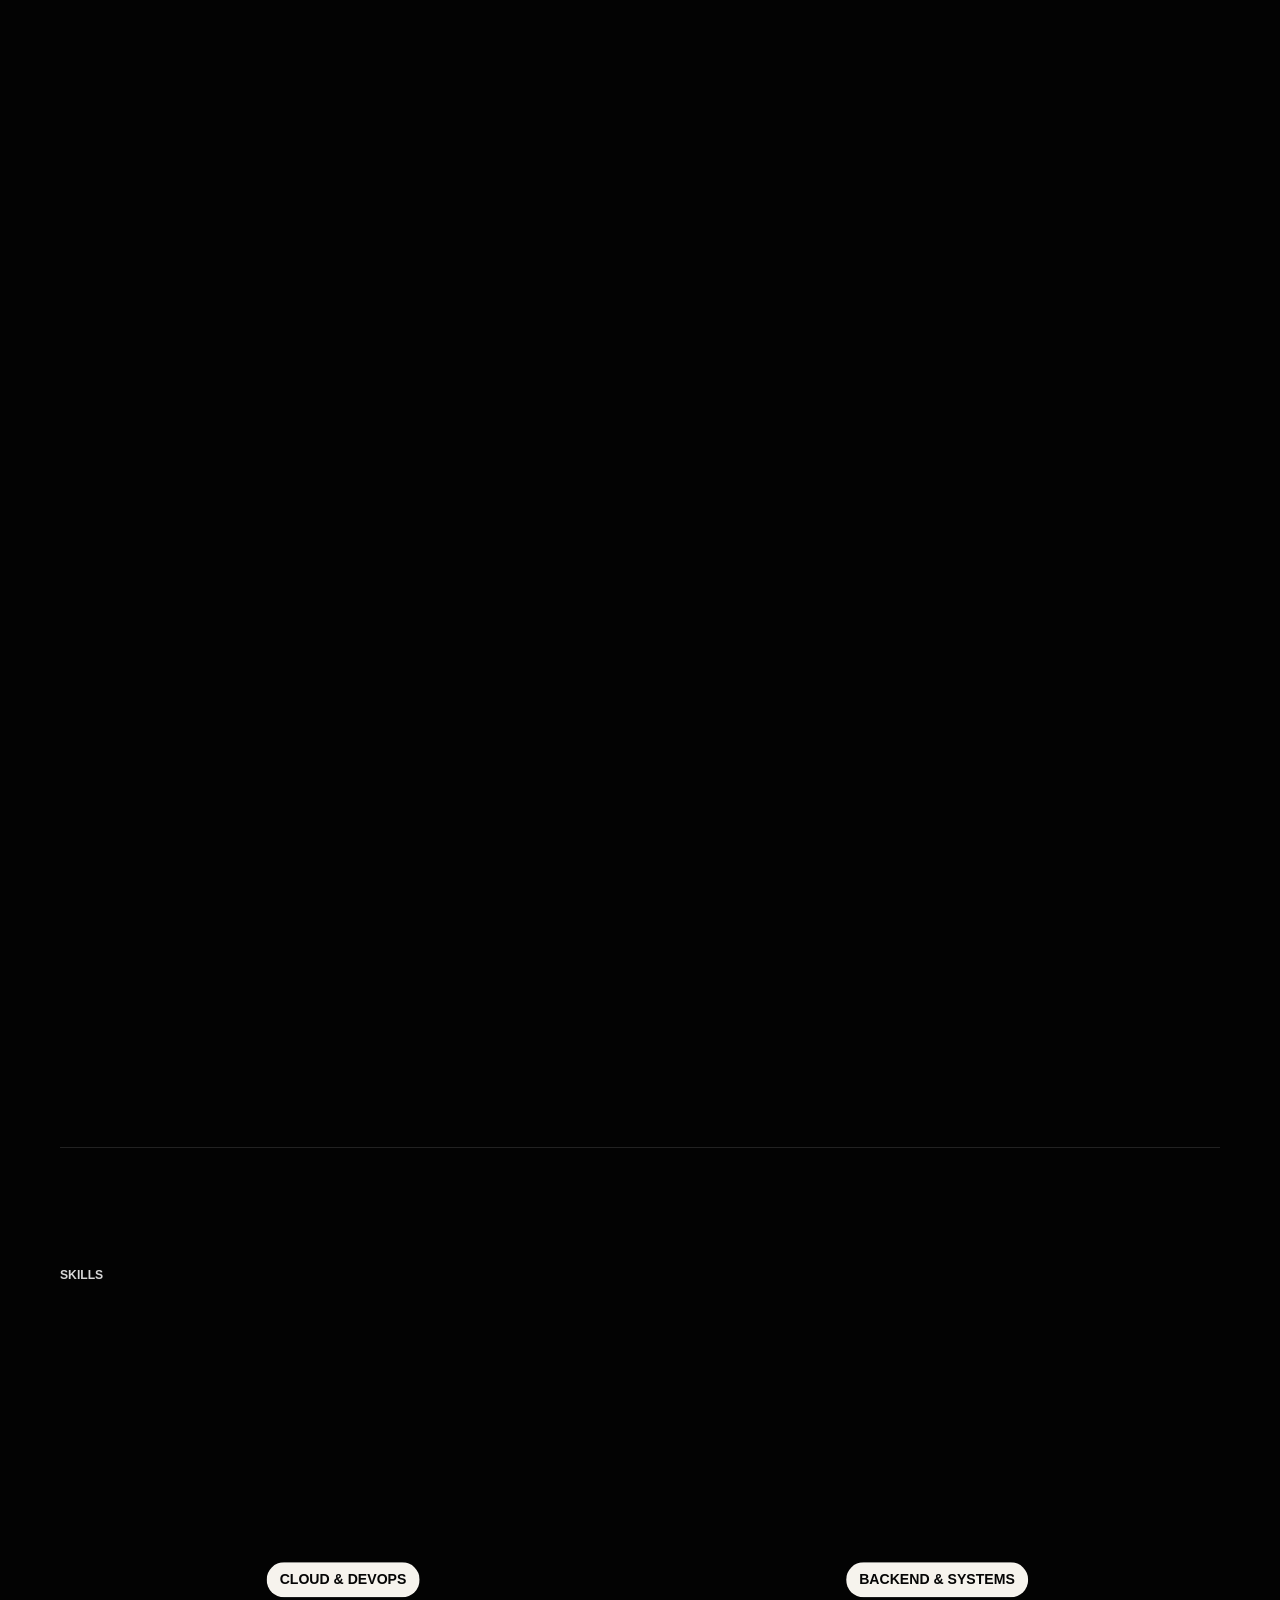
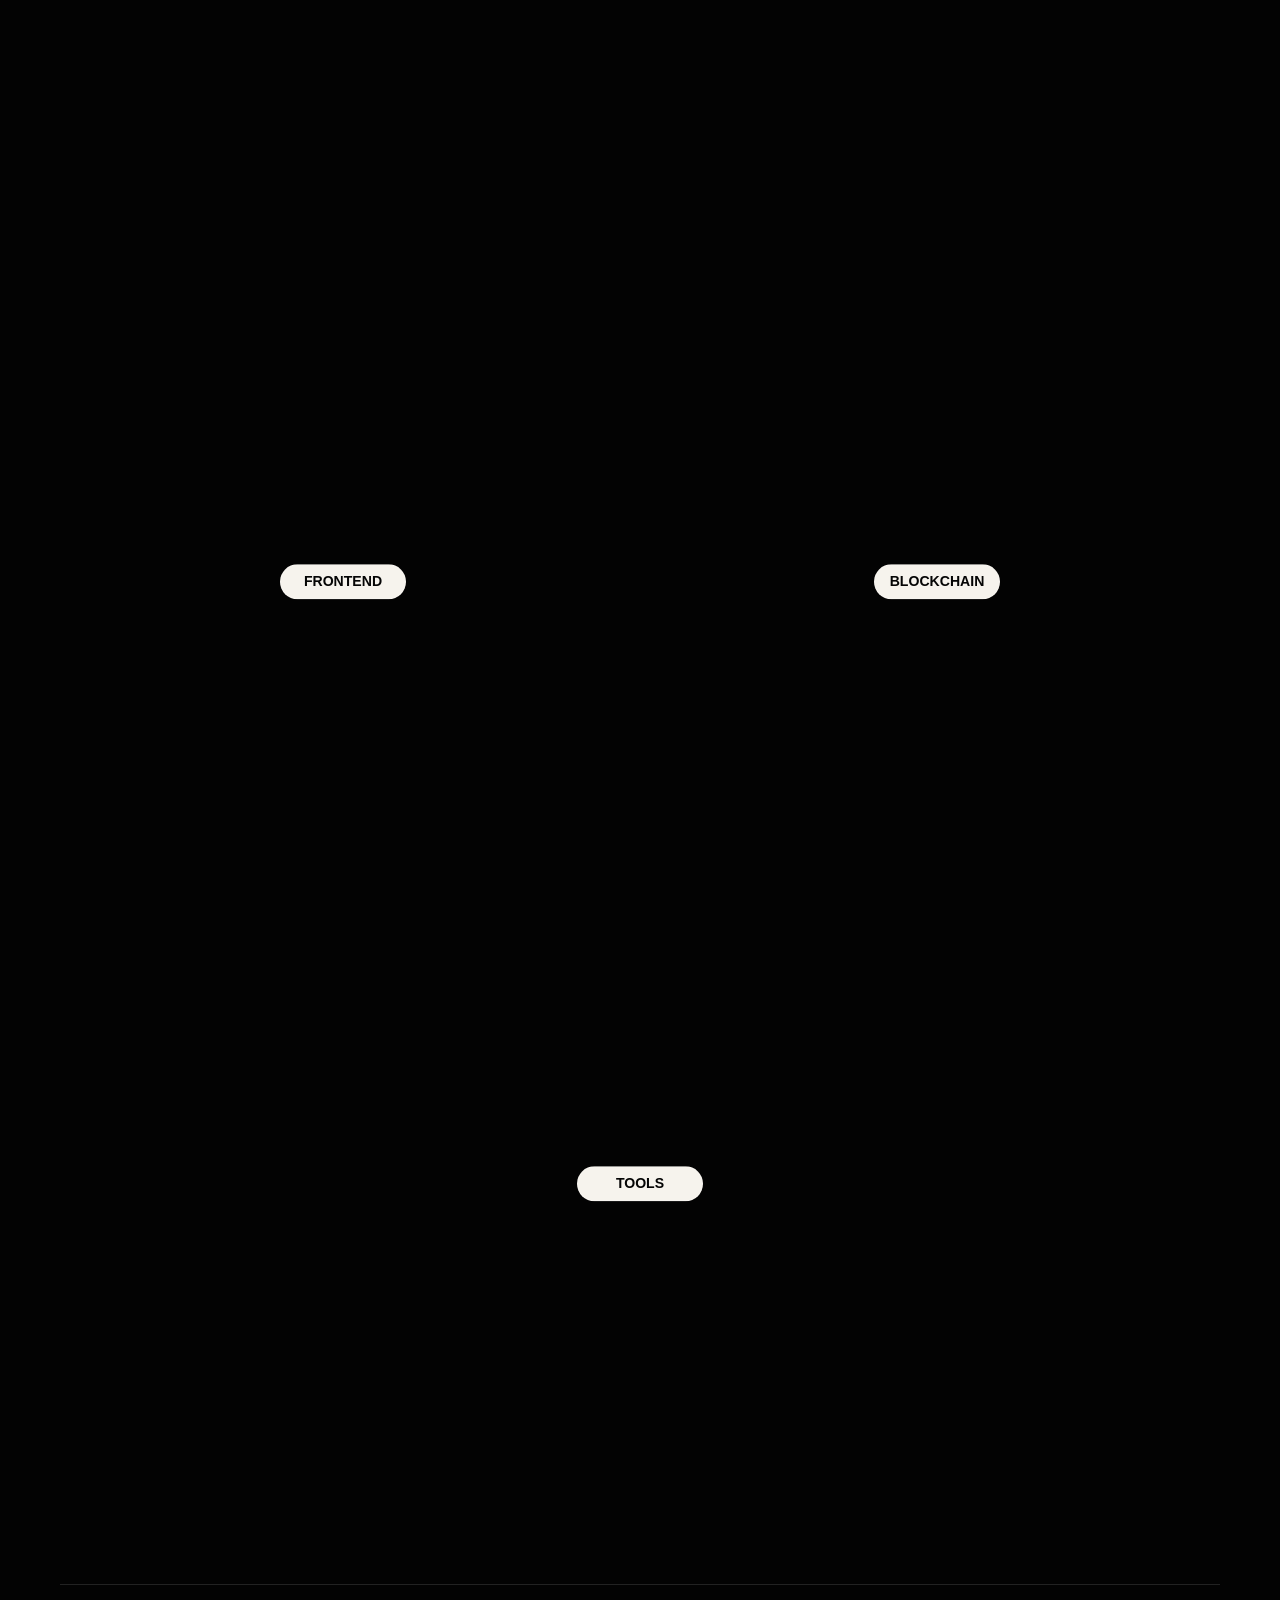
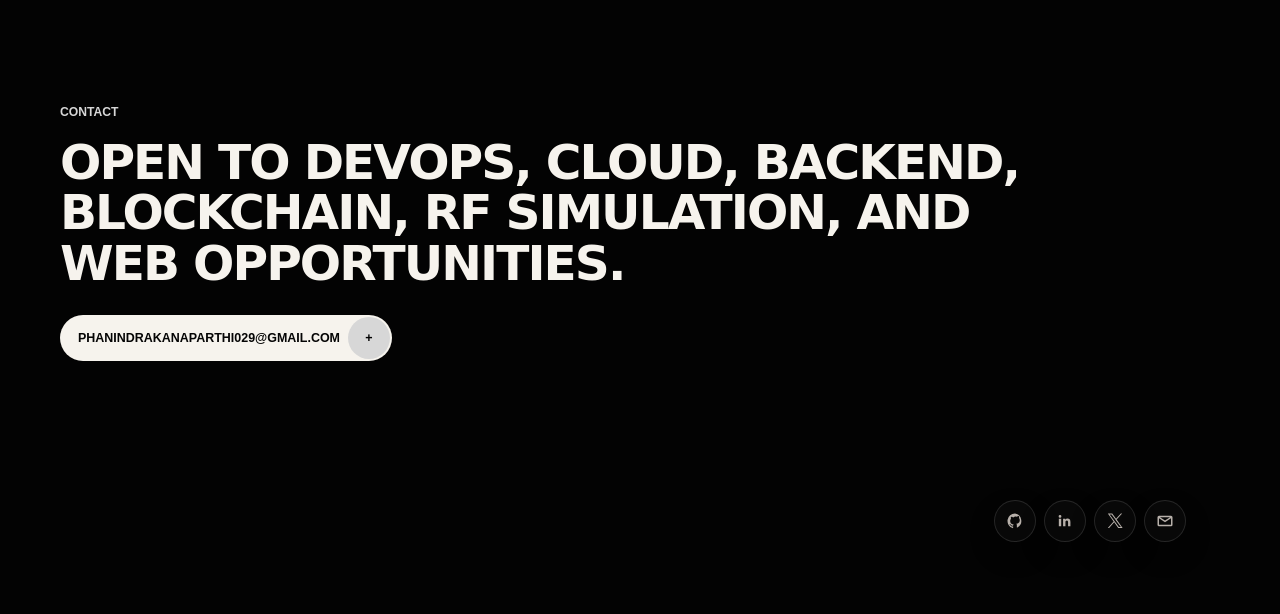
<file: portfolio-fresh/index.html>
<!doctype html>
<html lang="en">
  <head>
    <meta charset="UTF-8" />
    <meta name="viewport" content="width=device-width, initial-scale=1.0" />
    <meta
      name="description"
      content="Portfolio for Phanindra Kanaparthi, a DevOps, blockchain, backend, RF simulation, and web development engineer."
    />
    <title>Phanindra Kanaparthi | Portfolio</title>
    <link rel="stylesheet" href="styles.css" />
  </head>
  <body>
    <header class="site-header">
      <a class="logo" href="#home" aria-label="Phanindra Kanaparthi home">phanindra</a>
      <div class="header-links">
        <nav aria-label="Primary navigation">
          <a href="#home">Home</a>
          <a href="#about">About</a>
          <a href="#work">Work</a>
          <a href="#experience">Experience</a>
          <a href="#skills">Skills</a>
          <a href="#contact">Contact</a>
        </nav>
        <a class="header-resume" href="assets/Phanindra_Kanaparthi_Resume.pdf" target="_blank" rel="noreferrer">Resume</a>
        <button class="theme-toggle" type="button" aria-label="Switch to bright mode">
          <svg class="theme-icon theme-icon-sun" viewBox="0 0 24 24" aria-hidden="true">
            <path d="M12 5.2a1 1 0 0 1-1-1V2.5a1 1 0 1 1 2 0v1.7a1 1 0 0 1-1 1Zm0 17.3a1 1 0 0 1-1-1v-1.7a1 1 0 1 1 2 0v1.7a1 1 0 0 1-1 1ZM5.1 6.5 3.9 5.3a1 1 0 1 1 1.4-1.4l1.2 1.2a1 1 0 1 1-1.4 1.4Zm13.6 13.6-1.2-1.2a1 1 0 1 1 1.4-1.4l1.2 1.2a1 1 0 1 1-1.4 1.4ZM4.2 13H2.5a1 1 0 1 1 0-2h1.7a1 1 0 1 1 0 2Zm17.3 0h-1.7a1 1 0 1 1 0-2h1.7a1 1 0 1 1 0 2ZM4.6 20.4a1 1 0 0 1-.7-1.7l1.2-1.2a1 1 0 1 1 1.4 1.4l-1.2 1.2a1 1 0 0 1-.7.3ZM18.2 6.8a1 1 0 0 1-.7-1.7l1.2-1.2a1 1 0 1 1 1.4 1.4l-1.2 1.2a1 1 0 0 1-.7.3ZM12 8a4 4 0 1 1 0 8 4 4 0 0 1 0-8Z"/>
          </svg>
          <svg class="theme-icon theme-icon-moon" viewBox="0 0 24 24" aria-hidden="true">
            <path d="M20.2 15.6A8.4 8.4 0 0 1 8.4 3.8a1 1 0 0 0-1.1-1.5A10.2 10.2 0 1 0 21.7 16.7a1 1 0 0 0-1.5-1.1Z"/>
          </svg>
        </button>
      </div>
    </header>

    <aside class="skill-strip" aria-label="Scrolling skills">
      <div class="skill-strip-track">
        <span>AWS</span>
        <span>AWS EC2</span>
        <span>GCP</span>
        <span>GCP Compute</span>
        <span>Terraform</span>
        <span>Linux</span>
        <span>Bash</span>
        <span>systemd</span>
        <span>Python</span>
        <span>TypeScript</span>
        <span>Node.js</span>
        <span>REST APIs</span>
        <span>WebSockets</span>
        <span>ReportLab</span>
        <span>HTML</span>
        <span>CSS</span>
        <span>JavaScript</span>
        <span>Solidity</span>
        <span>C</span>
        <span>C++</span>
        <span>DSA</span>
        <span>Ansys HFSS</span>
        <span>AEDT</span>
        <span>RF Simulation</span>
        <span>GitHub</span>
        <span>PowerShell</span>
        <span>AWS</span>
        <span>AWS EC2</span>
        <span>GCP</span>
        <span>GCP Compute</span>
        <span>Terraform</span>
        <span>Linux</span>
        <span>Bash</span>
        <span>systemd</span>
        <span>Python</span>
        <span>TypeScript</span>
        <span>Node.js</span>
        <span>REST APIs</span>
        <span>WebSockets</span>
        <span>ReportLab</span>
        <span>HTML</span>
        <span>CSS</span>
        <span>JavaScript</span>
        <span>Solidity</span>
        <span>C</span>
        <span>C++</span>
        <span>DSA</span>
        <span>Ansys HFSS</span>
        <span>AEDT</span>
        <span>RF Simulation</span>
        <span>GitHub</span>
        <span>PowerShell</span>
      </div>
    </aside>

    <main id="home">
      <section class="hero layout-reference">
        <img class="hero-portrait" src="assets/hero-portrait.png" alt="" />
        <div class="hero-vignette" aria-hidden="true"></div>

        <div class="side-rail">
          <span>Phanindra Kanaparthi</span>
        </div>

        <div class="hero-copy">
          <p class="eyebrow">Cloud / DevOps / <br class="mobile-break" />Blockchain / Backend</p>
          <h1>
            <span>Hello</span>
          </h1>
          <div class="intro-line" aria-live="polite">
            <p>- I&apos;m Phanindra</p>
            <p class="intro-work-line">I work on <span id="role-word">Frontend</span><span class="typing-cursor" aria-hidden="true"></span></p>
          </div>
        </div>

        <div class="mission">
          <p>
            I am Phanindra Kanaparthi, an ECE graduate building Python workflow apps,
            cloud deployments, backend systems, Solidity contracts, RF simulations, and web interfaces.
          </p>
          <div class="hero-action-row">
            <a class="contact-btn" href="mailto:phanindrakanaparthi029@gmail.com">
              Let&apos;s Contact
              <span>+</span>
            </a>
            <div class="hero-socials" aria-label="Profile links">
              <a href="https://github.com/phanindra029" target="_blank" rel="noreferrer" aria-label="GitHub profile" data-link-name="github">
                <svg viewBox="0 0 24 24" aria-hidden="true"><path d="M12 2a10 10 0 0 0-3.16 19.49c.5.09.68-.22.68-.48v-1.7c-2.78.6-3.37-1.18-3.37-1.18-.46-1.16-1.12-1.47-1.12-1.47-.91-.62.07-.61.07-.61 1 .07 1.53 1.03 1.53 1.03.9 1.52 2.34 1.08 2.91.83.09-.65.35-1.08.63-1.33-2.22-.25-4.56-1.11-4.56-4.94 0-1.09.39-1.98 1.03-2.68-.1-.25-.45-1.27.1-2.64 0 0 .84-.27 2.75 1.02A9.6 9.6 0 0 1 12 6c.85 0 1.7.11 2.5.34 1.9-1.29 2.74-1.02 2.74-1.02.55 1.37.2 2.39.1 2.64.64.7 1.03 1.59 1.03 2.68 0 3.84-2.34 4.68-4.57 4.93.36.31.68.92.68 1.86v2.76c0 .26.18.58.69.48A10 10 0 0 0 12 2Z"/></svg>
              </a>
              <a href="https://www.linkedin.com/in/phanindra-kanaparthi-a23103269" target="_blank" rel="noreferrer" aria-label="LinkedIn profile" data-link-name="linkedin">
                <svg viewBox="0 0 24 24" aria-hidden="true"><path d="M6.94 8.9H3.78v10.08h3.16V8.9ZM5.36 4a1.84 1.84 0 1 0 0 3.68A1.84 1.84 0 0 0 5.36 4Zm13.86 9.2c0-3.04-1.62-4.45-3.78-4.45a3.26 3.26 0 0 0-2.96 1.63V8.9H9.45v10.08h3.16V14c0-1.31.25-2.58 1.87-2.58 1.6 0 1.62 1.49 1.62 2.66v4.9h3.12V13.2Z"/></svg>
              </a>
              <a href="https://x.com/phanindrak1205" target="_blank" rel="noreferrer" aria-label="X profile" data-link-name="x">
                <svg viewBox="0 0 24 24" aria-hidden="true"><path d="M14.18 10.16 21.54 2h-1.74l-6.4 7.1L8.3 2H2.42l7.72 10.75L2.42 21.3h1.74l6.75-7.49 5.39 7.49h5.88l-8-11.14Zm-2.39 2.65-.78-1.1L4.79 3.31h2.67l5.03 6.8.78 1.1 6.53 8.82h-2.67l-5.34-7.22Z"/></svg>
              </a>
              <a href="mailto:phanindrakanaparthi029@gmail.com" aria-label="Email">
                <svg viewBox="0 0 24 24" aria-hidden="true"><path d="M4 5h16a2 2 0 0 1 2 2v10a2 2 0 0 1-2 2H4a2 2 0 0 1-2-2V7a2 2 0 0 1 2-2Zm0 3.2v8.8h16V8.2l-8 5.3-8-5.3Zm1.3-1.2 6.7 4.45L18.7 7H5.3Z"/></svg>
              </a>
            </div>
          </div>
        </div>

        <a class="scroll-mark" href="#about" aria-label="Scroll to about section">
          <span>Scroll down</span>
        </a>
      </section>

      <div class="shooting-star-background" aria-hidden="true">
        <span style="--top: 4%; --delay: -1s; --duration: 5.8s; --length: 150px;"></span>
        <span style="--top: 14%; --delay: -4.2s; --duration: 7.4s; --length: 210px;"></span>
        <span style="--top: 25%; --delay: -2.8s; --duration: 6.6s; --length: 175px;"></span>
        <span style="--top: 37%; --delay: -7s; --duration: 8.2s; --length: 230px;"></span>
        <span style="--top: 49%; --delay: -3.5s; --duration: 6.1s; --length: 160px;"></span>
        <span style="--top: 61%; --delay: -8.5s; --duration: 7.8s; --length: 220px;"></span>
        <span style="--top: 73%; --delay: -5.4s; --duration: 6.9s; --length: 185px;"></span>
        <span style="--top: 85%; --delay: -10s; --duration: 8.8s; --length: 245px;"></span>
      </div>

      <section class="content-section about-section reveal-tab" id="about">
        <p class="section-kicker">About Me</p>
        <div class="about-copy">
          <h2>Hi, I&apos;m Phanindra Kanaparthi.</h2>
          <p>
            I am an Electronics and Communication Engineering graduate with a passion for software development,
            cloud infrastructure, AI-powered applications, and emerging technologies.
          </p>
          <p>
            I enjoy building practical solutions that combine software engineering with real-world problem solving.
            My experience spans backend development, cloud deployments, AI workflow automation, blockchain smart contracts,
            and RF engineering projects. I have worked with technologies such as Python, TypeScript, JavaScript, AWS,
            GCP, Terraform, Linux, and Solidity to develop scalable and efficient systems.
          </p>
          <p>
            Some of my notable projects include an AI-powered product description image workflow platform,
            a multi-VM cloud deployment architecture using Terraform, blockchain-based crowdfunding and lottery smart contracts,
            and microstrip patch antenna design using Ansys HFSS.
          </p>
          <p>
            During my internship at the Electronics and Radar Development Establishment, I worked on antenna design
            and engineering documentation, gaining valuable experience in research-driven engineering environments.
          </p>
          <p>
            I am constantly exploring new technologies, improving my development skills, and seeking opportunities
            to contribute to innovative projects in software engineering, cloud computing, DevOps, network operations,
            and AI-driven systems.
          </p>
          <p>
            Let&apos;s build something impactful together.
          </p>
        </div>
      </section>

      <section class="content-section work-section" id="work">
        <p class="section-kicker">Selected Work</p>
        <div class="work-grid">
          <article class="work-tab reveal-tab" data-project="pd-image-builder" tabindex="0" role="button" aria-label="Open pd-image-builder details">
            <span>01</span>
            <div class="project-title-media">
              <h3><a href="project.html?project=pd-image-builder" data-project-link="pd-image-builder">pd-image-builder</a></h3>
              <img src="assets/project-pd-image-builder.svg" alt="AI image workflow visual for pd-image-builder" />
            </div>
            <p>Local workflow app for D2C product description image concepts, QA, AI image drafts, and PDF export.</p>
          </article>
          <article class="work-tab reveal-tab" data-project="multi-vm-cloud" tabindex="0" role="button" aria-label="Open Multi-VM Cloud Deployment details">
            <span>02</span>
            <div class="project-title-media">
              <h3><a href="project.html?project=multi-vm-cloud" data-project-link="multi-vm-cloud">Multi-VM Cloud Deployment</a></h3>
              <img src="assets/project-cloud-deployment.svg" alt="Multi VM cloud deployment visual" />
            </div>
            <p>Multi-VM iii deployment on AWS/GCP with Terraform, private networking, API gateway, and model inference worker.</p>
          </article>
          <article class="work-tab reveal-tab" data-project="crowdfunding" tabindex="0" role="button" aria-label="Open Crowd-Funding Smart-contract details">
            <span>03</span>
            <div class="project-title-media">
              <h3><a href="project.html?project=crowdfunding" data-project-link="crowdfunding">Crowd-Funding Smart-contract</a></h3>
              <img src="assets/project-crowdfunding-contract.svg" alt="Blockchain crowdfunding smart contract visual" />
            </div>
            <p>Solidity crowdfunding smart contract for collecting contributions and transferring raised funds safely.</p>
          </article>
        </div>
        <a class="view-all-projects" href="work.html">View all projects</a>
      </section>

      <section class="content-section experience-section" id="experience">
        <p class="section-kicker">Experience</p>
        <div class="experience-list">
          <article class="experience-card reveal-tab">
            <div class="experience-timeline">
              <span class="experience-date">2025</span>
              <img class="experience-logo experience-logo-official" src="assets/lrde-drdo-logo.png" alt="Official LRDE DRDO logo" />
            </div>
            <div>
              <p class="experience-role">Internship Trainee</p>
              <h3>Electronics and Radar Development Establishment, DRDO</h3>
              <p>
                Completed an internship in an electronics and radar engineering environment at LRDE, DRDO,
                working on microstrip patch antenna design and engineering documentation.
              </p>
              <div class="experience-tags" aria-label="Experience skills">
                <span>RF Simulation</span>
                <span>Antenna Design</span>
                <span>Ansys HFSS</span>
                <span>Documentation</span>
              </div>
            </div>
          </article>

          <article class="experience-card reveal-tab">
            <div class="experience-timeline">
              <span class="experience-date">Sep 2023 - Apr 2026</span>
              <img class="experience-logo experience-logo-contain" src="assets/fine-arts-logo.png" alt="Fine Arts Club logo" />
            </div>
            <div>
              <p class="experience-role">Fine Arts Club Coordinator</p>
              <h3>Aesthetic Fine Arts Club, IIIT Tiruchirappalli</h3>
              <p>
                Coordinated club activities and supported cultural and fine arts events on campus.
              </p>
            </div>
          </article>

          <article class="experience-card reveal-tab">
            <div class="experience-timeline">
              <span class="experience-date">Aug 2023 - Apr 2026</span>
              <img class="experience-logo experience-logo-contain" src="assets/gdsc-logo-original.png" alt="Google Developer Student Clubs logo" />
            </div>
            <div>
              <p class="experience-role">GDSC Club Member</p>
              <h3>Google Developer Student Clubs, IIIT Tiruchirappalli</h3>
              <p>
                Earned Google Cloud skill badges and supported event planning, execution, and social media communication.
              </p>
              <div class="experience-tags" aria-label="GDSC skills">
                <span>Google Cloud</span>
                <span>Event Planning</span>
                <span>Communication</span>
              </div>
            </div>
          </article>

          <article class="experience-card reveal-tab">
            <div class="experience-timeline">
              <span class="experience-date">2023 - 2026</span>
              <img class="experience-logo" src="assets/logo-web-coding.svg" alt="Web development and coding clubs logo badge" />
            </div>
            <div>
              <p class="experience-role">Club Member</p>
              <h3>Web Development Club & Competitive Coding Club</h3>
              <p>
                Participated in development and coding communities at IIIT Tiruchirappalli, strengthening web development,
                problem solving, and self-learning habits.
              </p>
            </div>
          </article>
        </div>
      </section>

      <section class="content-section" id="skills">
        <p class="section-kicker">Skills</p>
        <div class="skill-web-grid">
          <article class="skill-web reveal-web">
            <svg class="web-lines" viewBox="0 0 100 100" aria-hidden="true">
              <path d="M50 50 C50 36 48 20 51 6 M50 50 C59 35 68 18 78 9 M50 50 C66 41 82 31 94 28 M50 50 C67 55 84 62 96 72 M50 50 C57 65 64 81 66 96 M50 50 C44 65 37 82 27 95 M50 50 C36 58 20 67 6 69 M50 50 C36 43 20 35 7 25" />
              <path d="M51 6 C62 8 72 8 78 9 C84 17 90 23 94 28 C95 42 98 58 96 72 C87 82 78 92 66 96 C52 94 38 99 27 95 C20 85 11 80 6 69 C8 55 4 39 7 25 C19 18 34 9 51 6 M50 18 C60 19 68 18 75 20 C80 26 86 32 88 38 C89 49 91 59 88 68 C80 76 72 83 62 86 C50 84 38 88 30 84 C23 76 17 70 14 61 C15 50 12 41 16 33 C25 26 37 19 50 18 M50 31 C58 30 64 31 70 34 C74 39 78 45 79 52 C77 59 75 66 68 71 C60 73 53 76 45 73 C38 70 31 66 28 60 C28 52 27 45 31 40 C36 35 43 31 50 31" />
            </svg>
            <h3>Cloud & DevOps</h3>
            <span style="--x: 50%; --y: 12%">AWS</span>
            <span style="--x: 65%; --y: 25%">AWS EC2</span>
            <span style="--x: 66%; --y: 42%">GCP</span>
            <span style="--x: 78%; --y: 58%">GCP Compute</span>
            <span style="--x: 55%; --y: 86%">Linux</span>
            <span style="--x: 35%; --y: 65%">Networking</span>
            <span style="--x: 18%; --y: 45%">Nginx</span>
            <span style="--x: 63%; --y: 70%">Terraform</span>
            <span style="--x: 41%; --y: 28%">IaC</span>
            <span style="--x: 36%; --y: 78%">Bash</span>
            <span style="--x: 24%; --y: 30%">systemd</span>
          </article>

          <article class="skill-web reveal-web">
            <svg class="web-lines" viewBox="0 0 100 100" aria-hidden="true">
              <path d="M50 50 C50 36 48 20 51 6 M50 50 C59 35 68 18 78 9 M50 50 C66 41 82 31 94 28 M50 50 C67 55 84 62 96 72 M50 50 C57 65 64 81 66 96 M50 50 C44 65 37 82 27 95 M50 50 C36 58 20 67 6 69 M50 50 C36 43 20 35 7 25" />
              <path d="M51 6 C62 8 72 8 78 9 C84 17 90 23 94 28 C95 42 98 58 96 72 C87 82 78 92 66 96 C52 94 38 99 27 95 C20 85 11 80 6 69 C8 55 4 39 7 25 C19 18 34 9 51 6 M50 18 C60 19 68 18 75 20 C80 26 86 32 88 38 C89 49 91 59 88 68 C80 76 72 83 62 86 C50 84 38 88 30 84 C23 76 17 70 14 61 C15 50 12 41 16 33 C25 26 37 19 50 18 M50 31 C58 30 64 31 70 34 C74 39 78 45 79 52 C77 59 75 66 68 71 C60 73 53 76 45 73 C38 70 31 66 28 60 C28 52 27 45 31 40 C36 35 43 31 50 31" />
            </svg>
            <h3>Backend & Systems</h3>
            <span style="--x: 50%; --y: 13%">Python</span>
            <span style="--x: 66%; --y: 36%">TypeScript</span>
            <span style="--x: 82%; --y: 58%">REST APIs</span>
            <span style="--x: 52%; --y: 86%">RPC</span>
            <span style="--x: 33%; --y: 61%">WebSockets</span>
            <span style="--x: 32%; --y: 35%">HF Transformers</span>
            <span style="--x: 66%; --y: 74%">Node.js</span>
            <span style="--x: 22%; --y: 78%">ReportLab</span>
            <span style="--x: 76%; --y: 24%">C</span>
            <span style="--x: 21%; --y: 21%">C++</span>
            <span style="--x: 50%; --y: 72%">DSA</span>
          </article>

          <article class="skill-web reveal-web">
            <svg class="web-lines" viewBox="0 0 100 100" aria-hidden="true">
              <path d="M50 50 C50 36 48 20 51 6 M50 50 C59 35 68 18 78 9 M50 50 C66 41 82 31 94 28 M50 50 C67 55 84 62 96 72 M50 50 C57 65 64 81 66 96 M50 50 C44 65 37 82 27 95 M50 50 C36 58 20 67 6 69 M50 50 C36 43 20 35 7 25" />
              <path d="M51 6 C62 8 72 8 78 9 C84 17 90 23 94 28 C95 42 98 58 96 72 C87 82 78 92 66 96 C52 94 38 99 27 95 C20 85 11 80 6 69 C8 55 4 39 7 25 C19 18 34 9 51 6 M50 18 C60 19 68 18 75 20 C80 26 86 32 88 38 C89 49 91 59 88 68 C80 76 72 83 62 86 C50 84 38 88 30 84 C23 76 17 70 14 61 C15 50 12 41 16 33 C25 26 37 19 50 18 M50 31 C58 30 64 31 70 34 C74 39 78 45 79 52 C77 59 75 66 68 71 C60 73 53 76 45 73 C38 70 31 66 28 60 C28 52 27 45 31 40 C36 35 43 31 50 31" />
            </svg>
            <h3>Frontend</h3>
            <span style="--x: 50%; --y: 13%">HTML</span>
            <span style="--x: 66%; --y: 39%">CSS</span>
            <span style="--x: 62%; --y: 68%">JavaScript</span>
            <span style="--x: 38%; --y: 82%">DOM Manipulation</span>
            <span style="--x: 18%; --y: 42%">Responsive Web Design</span>
          </article>

          <article class="skill-web reveal-web">
            <svg class="web-lines" viewBox="0 0 100 100" aria-hidden="true">
              <path d="M50 50 C50 36 48 20 51 6 M50 50 C59 35 68 18 78 9 M50 50 C66 41 82 31 94 28 M50 50 C67 55 84 62 96 72 M50 50 C57 65 64 81 66 96 M50 50 C44 65 37 82 27 95 M50 50 C36 58 20 67 6 69 M50 50 C36 43 20 35 7 25" />
              <path d="M51 6 C62 8 72 8 78 9 C84 17 90 23 94 28 C95 42 98 58 96 72 C87 82 78 92 66 96 C52 94 38 99 27 95 C20 85 11 80 6 69 C8 55 4 39 7 25 C19 18 34 9 51 6 M50 18 C60 19 68 18 75 20 C80 26 86 32 88 38 C89 49 91 59 88 68 C80 76 72 83 62 86 C50 84 38 88 30 84 C23 76 17 70 14 61 C15 50 12 41 16 33 C25 26 37 19 50 18 M50 31 C58 30 64 31 70 34 C74 39 78 45 79 52 C77 59 75 66 68 71 C60 73 53 76 45 73 C38 70 31 66 28 60 C28 52 27 45 31 40 C36 35 43 31 50 31" />
            </svg>
            <h3>Blockchain</h3>
            <span style="--x: 50%; --y: 13%">Solidity</span>
            <span style="--x: 82%; --y: 49%">Ethereum Smart Contracts</span>
            <span style="--x: 52%; --y: 84%">Smart Contract Development</span>
            <span style="--x: 30%; --y: 52%">Remix IDE</span>
          </article>

          <article class="skill-web reveal-web">
            <svg class="web-lines" viewBox="0 0 100 100" aria-hidden="true">
              <path d="M50 50 C50 36 48 20 51 6 M50 50 C59 35 68 18 78 9 M50 50 C66 41 82 31 94 28 M50 50 C67 55 84 62 96 72 M50 50 C57 65 64 81 66 96 M50 50 C44 65 37 82 27 95 M50 50 C36 58 20 67 6 69 M50 50 C36 43 20 35 7 25" />
              <path d="M51 6 C62 8 72 8 78 9 C84 17 90 23 94 28 C95 42 98 58 96 72 C87 82 78 92 66 96 C52 94 38 99 27 95 C20 85 11 80 6 69 C8 55 4 39 7 25 C19 18 34 9 51 6 M50 18 C60 19 68 18 75 20 C80 26 86 32 88 38 C89 49 91 59 88 68 C80 76 72 83 62 86 C50 84 38 88 30 84 C23 76 17 70 14 61 C15 50 12 41 16 33 C25 26 37 19 50 18 M50 31 C58 30 64 31 70 34 C74 39 78 45 79 52 C77 59 75 66 68 71 C60 73 53 76 45 73 C38 70 31 66 28 60 C28 52 27 45 31 40 C36 35 43 31 50 31" />
            </svg>
            <h3>Tools</h3>
            <span style="--x: 50%; --y: 13%">Git</span>
            <span style="--x: 66%; --y: 40%">GitHub</span>
            <span style="--x: 72%; --y: 80%">PowerShell</span>
            <span style="--x: 34%; --y: 82%">Terraform CLI</span>
            <span style="--x: 19%; --y: 43%">VS Code</span>
            <span style="--x: 50%; --y: 86%">Ansys HFSS</span>
            <span style="--x: 29%; --y: 25%">AEDT</span>
            <span style="--x: 73%; --y: 24%">RF Simulation</span>
          </article>
        </div>
      </section>

      <section class="content-section contact-section" id="contact">
        <p class="section-kicker">Contact</p>
        <h2>Open to DevOps, cloud, backend, blockchain, RF simulation, and web opportunities.</h2>
        <a class="contact-btn" href="mailto:phanindrakanaparthi029@gmail.com">
          phanindrakanaparthi029@gmail.com
          <span>+</span>
        </a>
        <div class="contact-socials" aria-label="Contact links">
          <a href="https://github.com/phanindra029" target="_blank" rel="noreferrer" aria-label="GitHub profile">
            <svg viewBox="0 0 24 24" aria-hidden="true"><path d="M12 2a10 10 0 0 0-3.16 19.49c.5.09.68-.22.68-.48v-1.7c-2.78.6-3.37-1.18-3.37-1.18-.46-1.16-1.12-1.47-1.12-1.47-.91-.62.07-.61.07-.61 1 .07 1.53 1.03 1.53 1.03.9 1.52 2.34 1.08 2.91.83.09-.65.35-1.08.63-1.33-2.22-.25-4.56-1.11-4.56-4.94 0-1.09.39-1.98 1.03-2.68-.1-.25-.45-1.27.1-2.64 0 0 .84-.27 2.75 1.02A9.6 9.6 0 0 1 12 6c.85 0 1.7.11 2.5.34 1.9-1.29 2.74-1.02 2.74-1.02.55 1.37.2 2.39.1 2.64.64.7 1.03 1.59 1.03 2.68 0 3.84-2.34 4.68-4.57 4.93.36.31.68.92.68 1.86v2.76c0 .26.18.58.69.48A10 10 0 0 0 12 2Z"/></svg>
          </a>
          <a href="https://www.linkedin.com/in/phanindra-kanaparthi-a23103269" target="_blank" rel="noreferrer" aria-label="LinkedIn profile">
            <svg viewBox="0 0 24 24" aria-hidden="true"><path d="M6.94 8.9H3.78v10.08h3.16V8.9ZM5.36 4a1.84 1.84 0 1 0 0 3.68A1.84 1.84 0 0 0 5.36 4Zm13.86 9.2c0-3.04-1.62-4.45-3.78-4.45a3.26 3.26 0 0 0-2.96 1.63V8.9H9.45v10.08h3.16V14c0-1.31.25-2.58 1.87-2.58 1.6 0 1.62 1.49 1.62 2.66v4.9h3.12V13.2Z"/></svg>
          </a>
          <a href="https://x.com/phanindrak1205" target="_blank" rel="noreferrer" aria-label="X profile">
            <svg viewBox="0 0 24 24" aria-hidden="true"><path d="M14.18 10.16 21.54 2h-1.74l-6.4 7.1L8.3 2H2.42l7.72 10.75L2.42 21.3h1.74l6.75-7.49 5.39 7.49h5.88l-8-11.14Zm-2.39 2.65-.78-1.1L4.79 3.31h2.67l5.03 6.8.78 1.1 6.53 8.82h-2.67l-5.34-7.22Z"/></svg>
          </a>
          <a href="mailto:phanindrakanaparthi029@gmail.com" aria-label="Email">
            <svg viewBox="0 0 24 24" aria-hidden="true"><path d="M4 5h16a2 2 0 0 1 2 2v10a2 2 0 0 1-2 2H4a2 2 0 0 1-2-2V7a2 2 0 0 1 2-2Zm0 3.2v8.8h16V8.2l-8 5.3-8-5.3Zm1.3-1.2 6.7 4.45L18.7 7H5.3Z"/></svg>
          </a>
        </div>
      </section>
    </main>

    <script src="script.js"></script>
  </body>
</html>
</file>
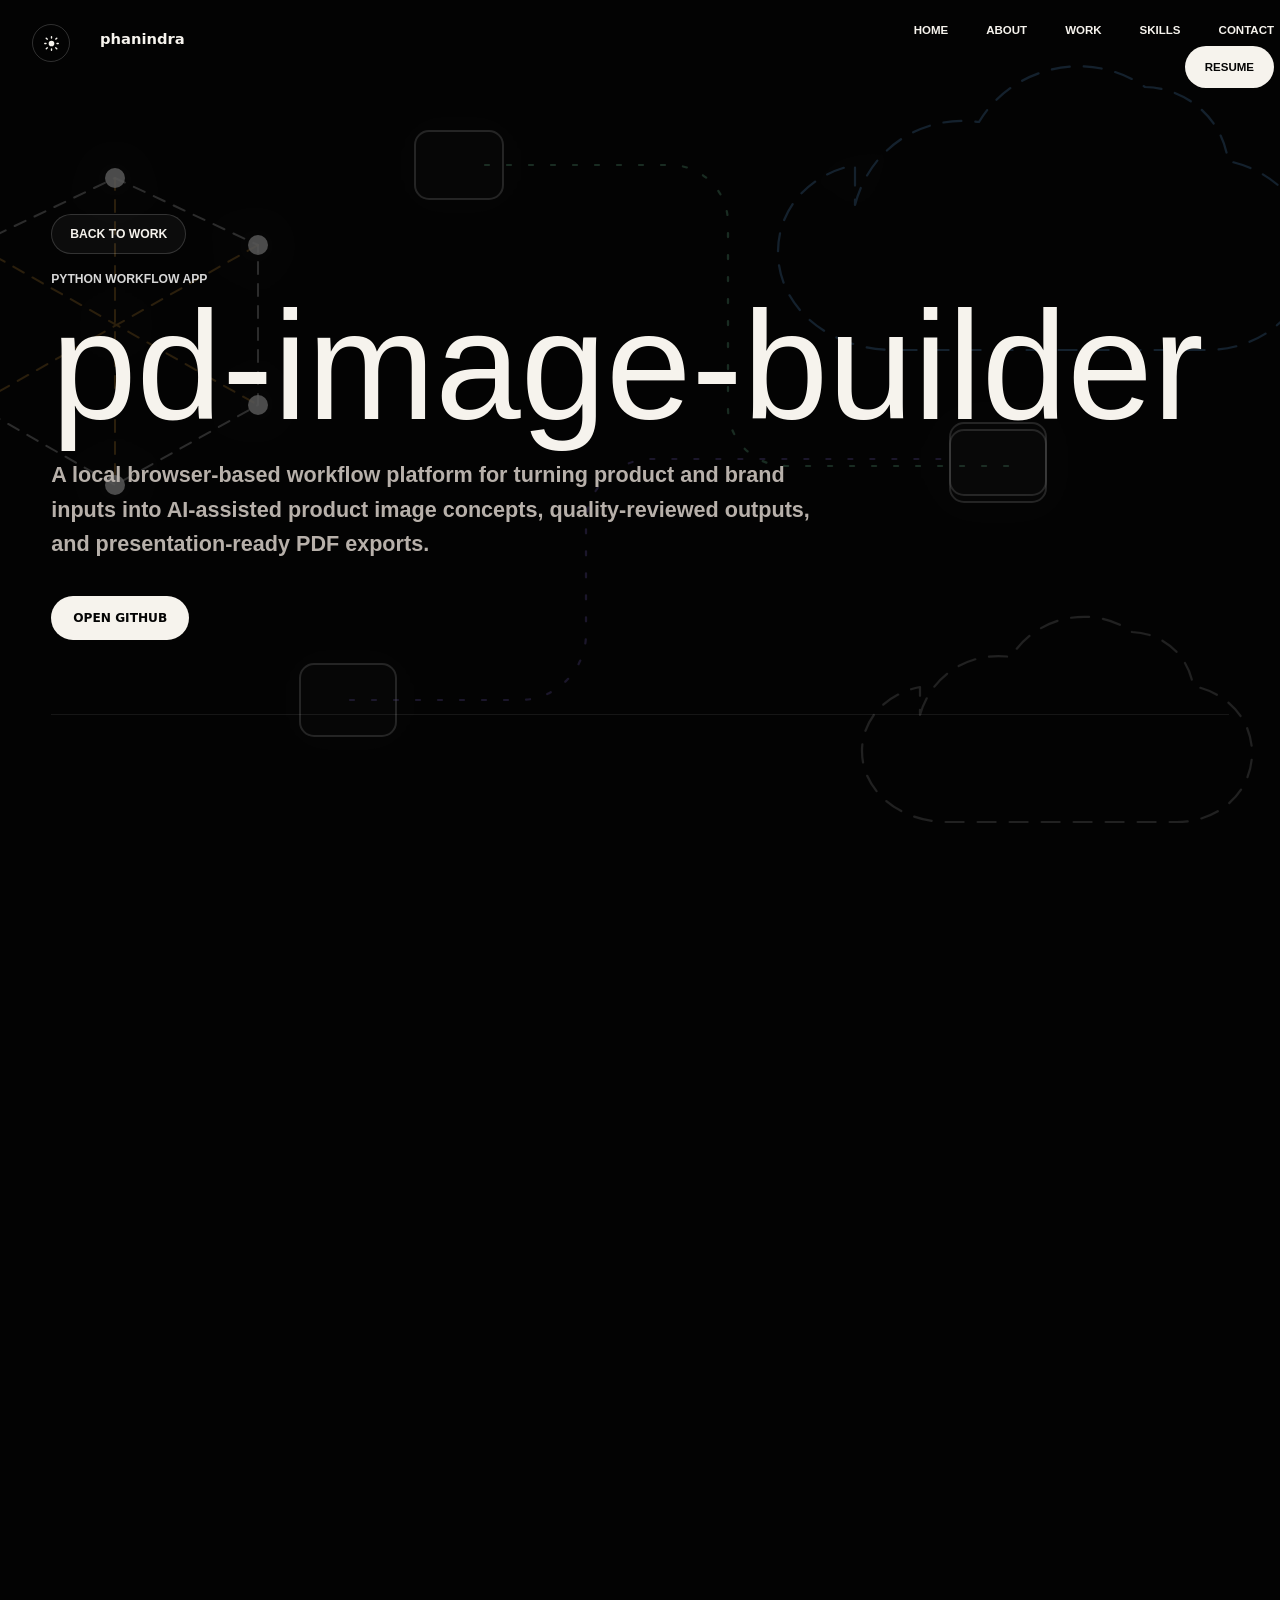
<file: project.html>
<!doctype html>
<html lang="en">
  <head>
    <meta charset="UTF-8" />
    <meta name="viewport" content="width=device-width, initial-scale=1.0" />
    <meta
      name="description"
      content="Project case study by Phanindra Kanaparthi."
    />
    <title>Project | Phanindra Kanaparthi</title>
    <link rel="stylesheet" href="styles.css" />
  </head>
  <body>
    <div class="tech-background" aria-hidden="true">
      <svg viewBox="0 0 1600 900" preserveAspectRatio="xMidYMid slice">
        <g class="cloud-network">
          <path class="cloud-line" d="M1015 205c14-55 65-91 124-83 34-57 112-73 166-35 43 1 78 33 83 74 48 10 82 47 82 93 0 54-45 96-103 96h-313c-65 0-116-43-116-98 0-43 31-78 77-87Z"/>
          <path class="cloud-line cloud-line-soft" d="M1080 715c11-39 48-64 91-58 25-41 82-53 121-25 31 1 57 24 61 54 35 7 59 34 59 67 0 39-33 69-75 69h-230c-47 0-85-31-85-71 0-31 23-57 58-64Z"/>
        </g>
        <g class="chain-network">
          <path class="chain-path" d="M135 245 275 178 418 245 418 405 275 485 135 405Z"/>
          <path class="chain-path chain-path-delay" d="M275 178 275 485M135 245 418 405M418 245 135 405"/>
          <circle class="chain-node" cx="135" cy="245" r="10"/><circle class="chain-node" cx="275" cy="178" r="10"/><circle class="chain-node" cx="418" cy="245" r="10"/><circle class="chain-node" cx="418" cy="405" r="10"/><circle class="chain-node" cx="275" cy="485" r="10"/><circle class="chain-node" cx="135" cy="405" r="10"/>
        </g>
        <g class="pipeline-network">
          <path class="pipeline-line" d="M645 165h185c32 0 58 26 58 58v185c0 32 26 58 58 58h225"/>
          <path class="pipeline-line pipeline-line-delay" d="M510 700h170c36 0 66-30 66-66V525c0-36 30-66 66-66h300"/>
          <rect class="pipeline-box" x="575" y="131" width="88" height="68" rx="14"/><rect class="pipeline-box" x="1110" y="430" width="96" height="72" rx="14"/><rect class="pipeline-box" x="460" y="664" width="96" height="72" rx="14"/><rect class="pipeline-box" x="1110" y="423" width="96" height="72" rx="14"/>
        </g>
      </svg>
    </div>
    <header class="site-header">
      <a class="logo" href="index.html#home" aria-label="Phanindra Kanaparthi home">phanindra</a>
      <div class="header-links">
        <nav aria-label="Primary navigation">
          <a href="index.html#home">Home</a>
          <a href="index.html#about">About</a>
          <a href="index.html#work">Work</a>
          <a href="index.html#skills">Skills</a>
          <a href="index.html#contact">Contact</a>
        </nav>
        <a class="header-resume" href="assets/Phanindra_Kanaparthi_Resume.pdf" target="_blank" rel="noreferrer">Resume</a>
        <button class="theme-toggle" type="button" aria-label="Switch to bright mode">
          <svg class="theme-icon theme-icon-sun" viewBox="0 0 24 24" aria-hidden="true">
            <path d="M12 5.2a1 1 0 0 1-1-1V2.5a1 1 0 1 1 2 0v1.7a1 1 0 0 1-1 1Zm0 17.3a1 1 0 0 1-1-1v-1.7a1 1 0 1 1 2 0v1.7a1 1 0 0 1-1 1ZM5.1 6.5 3.9 5.3a1 1 0 1 1 1.4-1.4l1.2 1.2a1 1 0 1 1-1.4 1.4Zm13.6 13.6-1.2-1.2a1 1 0 1 1 1.4-1.4l1.2 1.2a1 1 0 1 1-1.4 1.4ZM4.2 13H2.5a1 1 0 1 1 0-2h1.7a1 1 0 1 1 0 2Zm17.3 0h-1.7a1 1 0 1 1 0-2h1.7a1 1 0 1 1 0 2ZM4.6 20.4a1 1 0 0 1-.7-1.7l1.2-1.2a1 1 0 1 1 1.4 1.4l-1.2 1.2a1 1 0 0 1-.7.3ZM18.2 6.8a1 1 0 0 1-.7-1.7l1.2-1.2a1 1 0 1 1 1.4 1.4l-1.2 1.2a1 1 0 0 1-.7.3ZM12 8a4 4 0 1 1 0 8 4 4 0 0 1 0-8Z"/>
          </svg>
          <svg class="theme-icon theme-icon-moon" viewBox="0 0 24 24" aria-hidden="true">
            <path d="M20.2 15.6A8.4 8.4 0 0 1 8.4 3.8a1 1 0 0 0-1.1-1.5A10.2 10.2 0 1 0 21.7 16.7a1 1 0 0 0-1.5-1.1Z"/>
          </svg>
        </button>
      </div>
    </header>

    <main class="project-page" data-project-page>
      <section class="project-case-hero">
        <a class="project-back-link" href="work.html">Back to work</a>
        <p class="section-kicker" id="project-page-kicker">Project</p>
        <h1 id="project-page-title">Project</h1>
        <p id="project-page-description"></p>
        <div class="project-case-actions">
          <a class="project-detail-link" id="project-page-github" href="#" target="_blank" rel="noreferrer">Open GitHub</a>
        </div>
      </section>

      <section class="project-case-media reveal-tab">
        <img id="project-page-banner" src="" alt="" />
      </section>

      <section class="project-case-layout">
        <article class="project-case-panel project-case-overview reveal-tab">
          <p class="section-kicker">Overview</p>
          <p id="project-page-overview"></p>
        </article>

        <article class="project-case-panel reveal-tab">
          <p class="section-kicker">What it does</p>
          <ul id="project-page-points"></ul>
        </article>

        <article class="project-case-panel project-case-architecture reveal-tab">
          <p class="section-kicker">Architecture</p>
          <img id="project-page-architecture" src="" alt="" />
        </article>

        <article class="project-case-panel reveal-tab">
          <p class="section-kicker">Workflow</p>
          <ol id="project-page-workflow"></ol>
        </article>

        <article class="project-case-panel reveal-tab">
          <p class="section-kicker">Stack</p>
          <div class="project-detail-tags" id="project-page-tags" aria-label="Project tech stack"></div>
        </article>

        <article class="project-case-panel project-case-impact reveal-tab">
          <p class="section-kicker">Why it matters</p>
          <p id="project-page-impact"></p>
        </article>
      </section>
    </main>

    <script src="script.js"></script>
  </body>
</html>
</file>
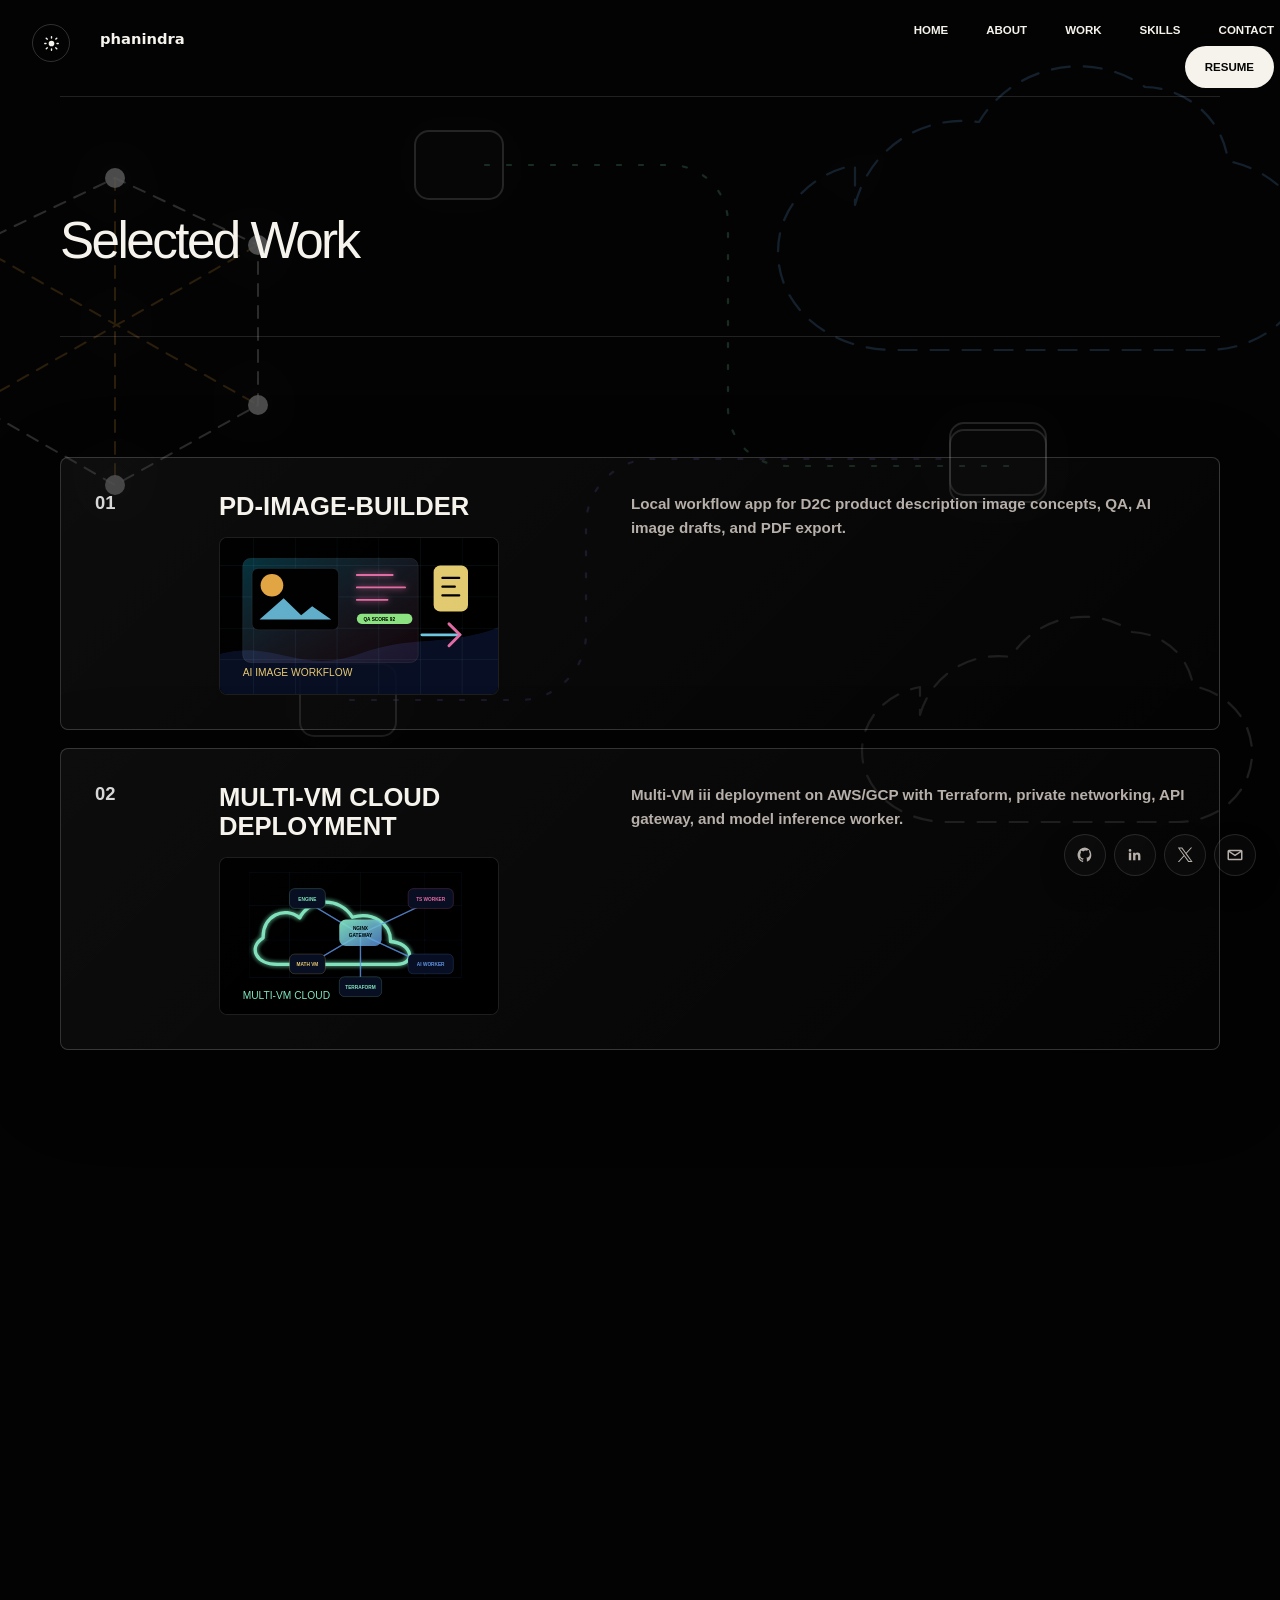
<file: work.html>
<!doctype html>
<html lang="en">
  <head>
    <meta charset="UTF-8" />
    <meta name="viewport" content="width=device-width, initial-scale=1.0" />
    <meta
      name="description"
      content="Projects by Phanindra Kanaparthi from GitHub."
    />
    <title>Work | Phanindra Kanaparthi</title>
    <link rel="stylesheet" href="styles.css" />
  </head>
  <body>
    <div class="tech-background" aria-hidden="true">
      <svg viewBox="0 0 1600 900" preserveAspectRatio="xMidYMid slice">
        <g class="cloud-network">
          <path class="cloud-line" d="M1015 205c14-55 65-91 124-83 34-57 112-73 166-35 43 1 78 33 83 74 48 10 82 47 82 93 0 54-45 96-103 96h-313c-65 0-116-43-116-98 0-43 31-78 77-87Z"/>
          <path class="cloud-line cloud-line-soft" d="M1080 715c11-39 48-64 91-58 25-41 82-53 121-25 31 1 57 24 61 54 35 7 59 34 59 67 0 39-33 69-75 69h-230c-47 0-85-31-85-71 0-31 23-57 58-64Z"/>
        </g>
        <g class="chain-network">
          <path class="chain-path" d="M135 245 275 178 418 245 418 405 275 485 135 405Z"/>
          <path class="chain-path chain-path-delay" d="M275 178 275 485M135 245 418 405M418 245 135 405"/>
          <circle class="chain-node" cx="135" cy="245" r="10"/><circle class="chain-node" cx="275" cy="178" r="10"/><circle class="chain-node" cx="418" cy="245" r="10"/><circle class="chain-node" cx="418" cy="405" r="10"/><circle class="chain-node" cx="275" cy="485" r="10"/><circle class="chain-node" cx="135" cy="405" r="10"/>
        </g>
        <g class="pipeline-network">
          <path class="pipeline-line" d="M645 165h185c32 0 58 26 58 58v185c0 32 26 58 58 58h225"/>
          <path class="pipeline-line pipeline-line-delay" d="M510 700h170c36 0 66-30 66-66V525c0-36 30-66 66-66h300"/>
          <rect class="pipeline-box" x="575" y="131" width="88" height="68" rx="14"/><rect class="pipeline-box" x="1110" y="430" width="96" height="72" rx="14"/><rect class="pipeline-box" x="460" y="664" width="96" height="72" rx="14"/><rect class="pipeline-box" x="1110" y="423" width="96" height="72" rx="14"/>
        </g>
      </svg>
    </div>
    <header class="site-header">
      <a class="logo" href="index.html#home" aria-label="Phanindra Kanaparthi home">phanindra</a>
      <div class="header-links">
        <nav aria-label="Primary navigation">
          <a href="index.html#home">Home</a>
          <a href="index.html#about">About</a>
          <a href="work.html">Work</a>
          <a href="index.html#skills">Skills</a>
          <a href="index.html#contact">Contact</a>
        </nav>
        <a class="header-resume" href="assets/Phanindra_Kanaparthi_Resume.pdf" target="_blank" rel="noreferrer">Resume</a>
        <button class="theme-toggle" type="button" aria-label="Switch to bright mode">
          <svg class="theme-icon theme-icon-sun" viewBox="0 0 24 24" aria-hidden="true">
            <path d="M12 5.2a1 1 0 0 1-1-1V2.5a1 1 0 1 1 2 0v1.7a1 1 0 0 1-1 1Zm0 17.3a1 1 0 0 1-1-1v-1.7a1 1 0 1 1 2 0v1.7a1 1 0 0 1-1 1ZM5.1 6.5 3.9 5.3a1 1 0 1 1 1.4-1.4l1.2 1.2a1 1 0 1 1-1.4 1.4Zm13.6 13.6-1.2-1.2a1 1 0 1 1 1.4-1.4l1.2 1.2a1 1 0 1 1-1.4 1.4ZM4.2 13H2.5a1 1 0 1 1 0-2h1.7a1 1 0 1 1 0 2Zm17.3 0h-1.7a1 1 0 1 1 0-2h1.7a1 1 0 1 1 0 2ZM4.6 20.4a1 1 0 0 1-.7-1.7l1.2-1.2a1 1 0 1 1 1.4 1.4l-1.2 1.2a1 1 0 0 1-.7.3ZM18.2 6.8a1 1 0 0 1-.7-1.7l1.2-1.2a1 1 0 1 1 1.4 1.4l-1.2 1.2a1 1 0 0 1-.7.3ZM12 8a4 4 0 1 1 0 8 4 4 0 0 1 0-8Z"/>
          </svg>
          <svg class="theme-icon theme-icon-moon" viewBox="0 0 24 24" aria-hidden="true">
            <path d="M20.2 15.6A8.4 8.4 0 0 1 8.4 3.8a1 1 0 0 0-1.1-1.5A10.2 10.2 0 1 0 21.7 16.7a1 1 0 0 0-1.5-1.1Z"/>
          </svg>
        </button>
      </div>
    </header>

    <main class="work-page">
      <section class="content-section work-page-hero">
        <h1>Selected Work</h1>
      </section>

      <section class="content-section work-section">
        <div class="work-grid">
          <article class="work-tab reveal-tab" data-project="pd-image-builder" tabindex="0" role="button" aria-label="Open pd-image-builder details">
            <span>01</span>
            <div class="project-title-media">
              <h3><a href="project.html?project=pd-image-builder" data-project-link="pd-image-builder">pd-image-builder</a></h3>
              <img src="assets/project-pd-image-builder.svg" alt="AI image workflow visual for pd-image-builder" />
            </div>
            <p>Local workflow app for D2C product description image concepts, QA, AI image drafts, and PDF export.</p>
          </article>
          <article class="work-tab reveal-tab" data-project="multi-vm-cloud" tabindex="0" role="button" aria-label="Open Multi-VM Cloud Deployment details">
            <span>02</span>
            <div class="project-title-media">
              <h3><a href="project.html?project=multi-vm-cloud" data-project-link="multi-vm-cloud">Multi-VM Cloud Deployment</a></h3>
              <img src="assets/project-cloud-deployment.svg" alt="Multi VM cloud deployment visual" />
            </div>
            <p>Multi-VM iii deployment on AWS/GCP with Terraform, private networking, API gateway, and model inference worker.</p>
          </article>
          <article class="work-tab reveal-tab" data-project="crowdfunding" tabindex="0" role="button" aria-label="Open Crowd-Funding Smart-contract details">
            <span>03</span>
            <div class="project-title-media">
              <h3><a href="project.html?project=crowdfunding" data-project-link="crowdfunding">Crowd-Funding Smart-contract</a></h3>
              <img src="assets/project-crowdfunding-contract.svg" alt="Blockchain crowdfunding smart contract visual" />
            </div>
            <p>Solidity crowdfunding smart contract for collecting contributions and transferring raised funds safely.</p>
          </article>
          <article class="work-tab reveal-tab" data-project="lottery" tabindex="0" role="button" aria-label="Open Lottery Smart Contract details">
            <span>04</span>
            <div class="project-title-media">
              <h3><a href="project.html?project=lottery" data-project-link="lottery">Lottery Smart Contract</a></h3>
              <img src="assets/project-lottery-contract.svg" alt="Lottery smart contract visual" />
            </div>
            <p>Solidity lottery smart contract demonstrating participant entry, state management, and winner selection flow.</p>
          </article>
          <article class="work-tab reveal-tab" data-project="spotify-clone" tabindex="0" role="button" aria-label="Open Spotify Clone details">
            <span>05</span>
            <div class="project-title-media">
              <h3><a href="project.html?project=spotify-clone" data-project-link="spotify-clone">Spotify Clone</a></h3>
              <img src="assets/project-spotify-clone.svg" alt="Spotify clone frontend visual" />
            </div>
            <p>Frontend Spotify-inspired music player built with HTML, CSS, and JavaScript.</p>
          </article>
        </div>
      </section>
    </main>

    <aside class="page-social-dock" aria-label="Profile links">
      <a href="https://github.com/phanixdev" target="_blank" rel="noreferrer" aria-label="GitHub profile">
        <svg viewBox="0 0 24 24" aria-hidden="true"><path d="M12 2a10 10 0 0 0-3.16 19.49c.5.09.68-.22.68-.48v-1.7c-2.78.6-3.37-1.18-3.37-1.18-.46-1.16-1.12-1.47-1.12-1.47-.91-.62.07-.61.07-.61 1 .07 1.53 1.03 1.53 1.03.9 1.52 2.34 1.08 2.91.83.09-.65.35-1.08.63-1.33-2.22-.25-4.56-1.11-4.56-4.94 0-1.09.39-1.98 1.03-2.68-.1-.25-.45-1.27.1-2.64 0 0 .84-.27 2.75 1.02A9.6 9.6 0 0 1 12 6c.85 0 1.7.11 2.5.34 1.9-1.29 2.74-1.02 2.74-1.02.55 1.37.2 2.39.1 2.64.64.7 1.03 1.59 1.03 2.68 0 3.84-2.34 4.68-4.57 4.93.36.31.68.92.68 1.86v2.76c0 .26.18.58.69.48A10 10 0 0 0 12 2Z"/></svg>
      </a>
      <a href="https://www.linkedin.com/in/phanixdev/" target="_blank" rel="noreferrer" aria-label="LinkedIn profile">
        <svg viewBox="0 0 24 24" aria-hidden="true"><path d="M6.94 8.9H3.78v10.08h3.16V8.9ZM5.36 4a1.84 1.84 0 1 0 0 3.68A1.84 1.84 0 0 0 5.36 4Zm13.86 9.2c0-3.04-1.62-4.45-3.78-4.45a3.26 3.26 0 0 0-2.96 1.63V8.9H9.45v10.08h3.16V14c0-1.31.25-2.58 1.87-2.58 1.6 0 1.62 1.49 1.62 2.66v4.9h3.12V13.2Z"/></svg>
      </a>
      <a href="https://x.com/phanixdev" target="_blank" rel="noreferrer" aria-label="X profile">
        <svg viewBox="0 0 24 24" aria-hidden="true"><path d="M14.18 10.16 21.54 2h-1.74l-6.4 7.1L8.3 2H2.42l7.72 10.75L2.42 21.3h1.74l6.75-7.49 5.39 7.49h5.88l-8-11.14Zm-2.39 2.65-.78-1.1L4.79 3.31h2.67l5.03 6.8.78 1.1 6.53 8.82h-2.67l-5.34-7.22Z"/></svg>
      </a>
      <a href="mailto:phanindrakanaparthi029@gmail.com" aria-label="Email">
        <svg viewBox="0 0 24 24" aria-hidden="true"><path d="M4 5h16a2 2 0 0 1 2 2v10a2 2 0 0 1-2 2H4a2 2 0 0 1-2-2V7a2 2 0 0 1 2-2Zm0 3.2v8.8h16V8.2l-8 5.3-8-5.3Zm1.3-1.2 6.7 4.45L18.7 7H5.3Z"/></svg>
      </a>
    </aside>

    <script src="script.js"></script>
  </body>
</html>
</file>
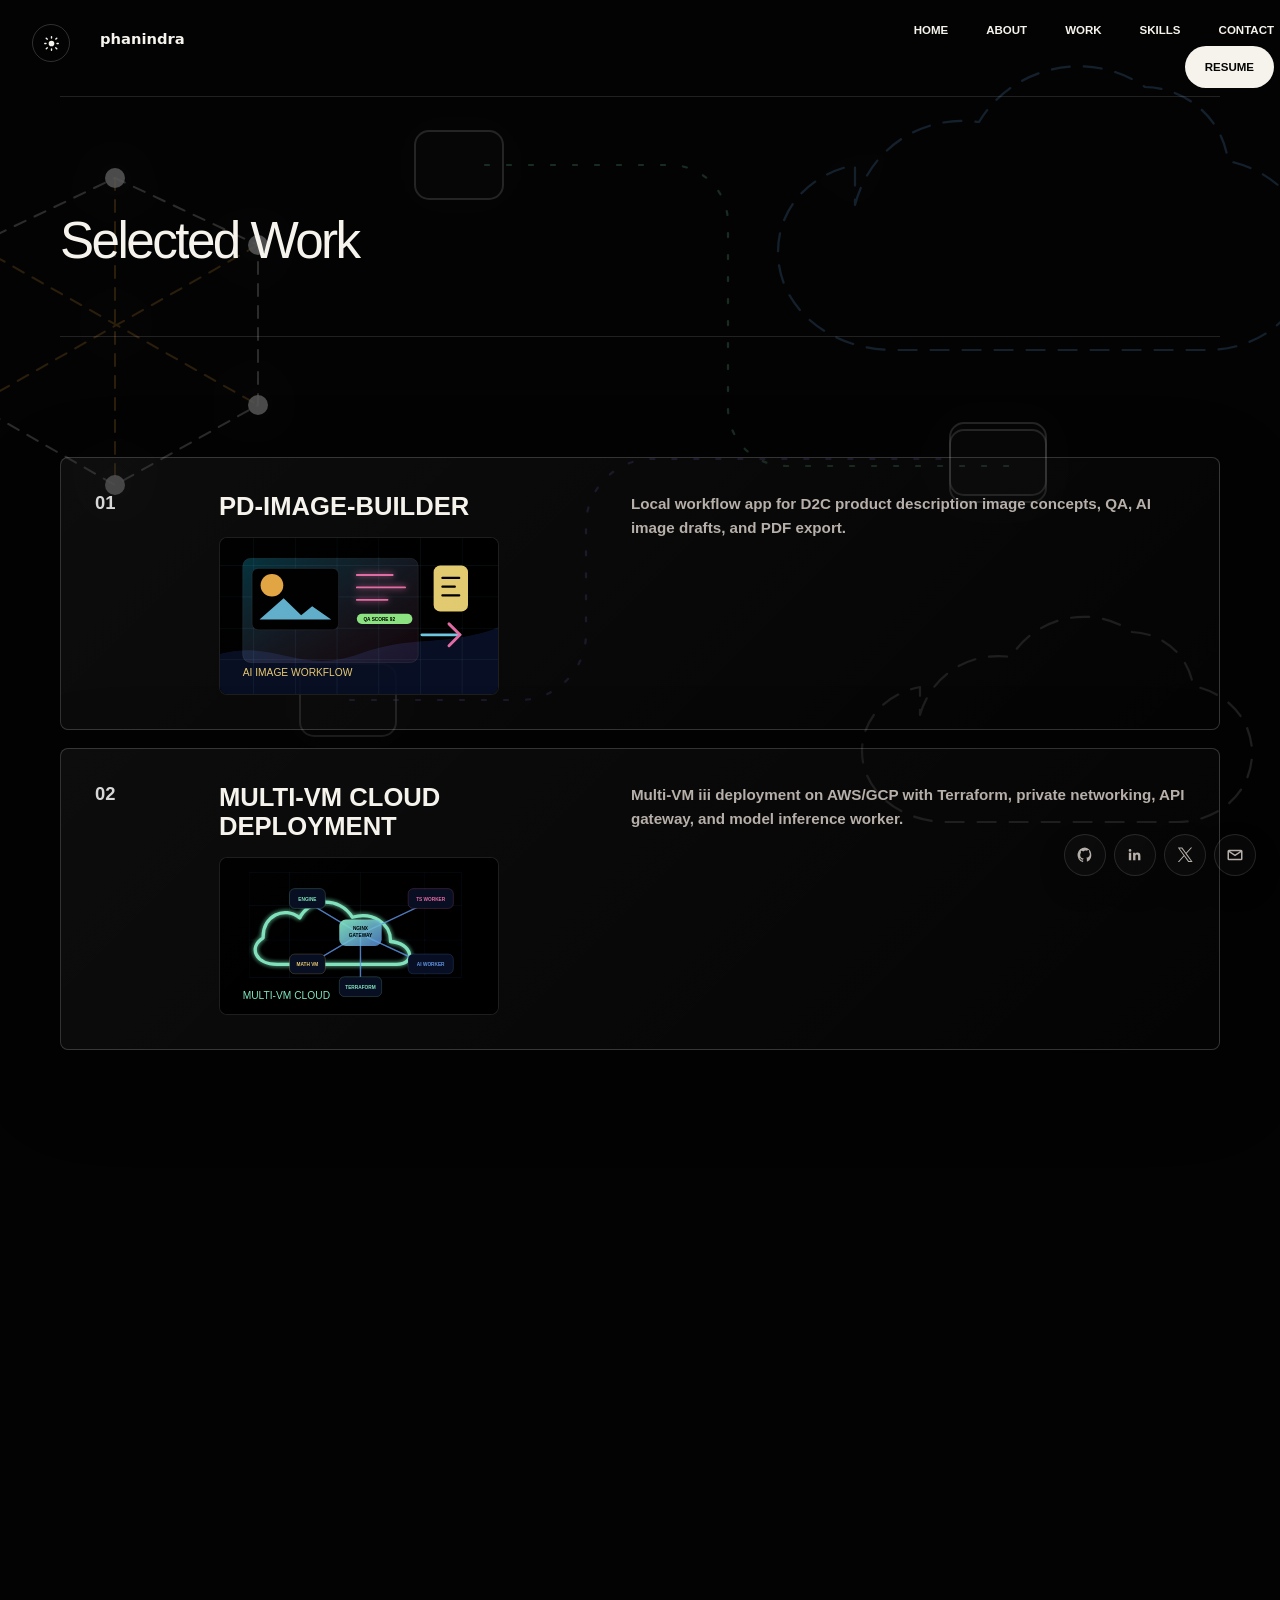
<file: portfolio-fresh/work.html>
<!doctype html>
<html lang="en">
  <head>
    <meta charset="UTF-8" />
    <meta name="viewport" content="width=device-width, initial-scale=1.0" />
    <meta
      name="description"
      content="Projects by Phanindra Kanaparthi from GitHub."
    />
    <title>Work | Phanindra Kanaparthi</title>
    <link rel="stylesheet" href="styles.css" />
  </head>
  <body>
    <div class="tech-background" aria-hidden="true">
      <svg viewBox="0 0 1600 900" preserveAspectRatio="xMidYMid slice">
        <g class="cloud-network">
          <path class="cloud-line" d="M1015 205c14-55 65-91 124-83 34-57 112-73 166-35 43 1 78 33 83 74 48 10 82 47 82 93 0 54-45 96-103 96h-313c-65 0-116-43-116-98 0-43 31-78 77-87Z"/>
          <path class="cloud-line cloud-line-soft" d="M1080 715c11-39 48-64 91-58 25-41 82-53 121-25 31 1 57 24 61 54 35 7 59 34 59 67 0 39-33 69-75 69h-230c-47 0-85-31-85-71 0-31 23-57 58-64Z"/>
        </g>
        <g class="chain-network">
          <path class="chain-path" d="M135 245 275 178 418 245 418 405 275 485 135 405Z"/>
          <path class="chain-path chain-path-delay" d="M275 178 275 485M135 245 418 405M418 245 135 405"/>
          <circle class="chain-node" cx="135" cy="245" r="10"/><circle class="chain-node" cx="275" cy="178" r="10"/><circle class="chain-node" cx="418" cy="245" r="10"/><circle class="chain-node" cx="418" cy="405" r="10"/><circle class="chain-node" cx="275" cy="485" r="10"/><circle class="chain-node" cx="135" cy="405" r="10"/>
        </g>
        <g class="pipeline-network">
          <path class="pipeline-line" d="M645 165h185c32 0 58 26 58 58v185c0 32 26 58 58 58h225"/>
          <path class="pipeline-line pipeline-line-delay" d="M510 700h170c36 0 66-30 66-66V525c0-36 30-66 66-66h300"/>
          <rect class="pipeline-box" x="575" y="131" width="88" height="68" rx="14"/><rect class="pipeline-box" x="1110" y="430" width="96" height="72" rx="14"/><rect class="pipeline-box" x="460" y="664" width="96" height="72" rx="14"/><rect class="pipeline-box" x="1110" y="423" width="96" height="72" rx="14"/>
        </g>
      </svg>
    </div>
    <header class="site-header">
      <a class="logo" href="index.html#home" aria-label="Phanindra Kanaparthi home">phanindra</a>
      <div class="header-links">
        <nav aria-label="Primary navigation">
          <a href="index.html#home">Home</a>
          <a href="index.html#about">About</a>
          <a href="work.html">Work</a>
          <a href="index.html#skills">Skills</a>
          <a href="index.html#contact">Contact</a>
        </nav>
        <a class="header-resume" href="assets/Phanindra_Kanaparthi_Resume.pdf" target="_blank" rel="noreferrer">Resume</a>
        <button class="theme-toggle" type="button" aria-label="Switch to bright mode">
          <svg class="theme-icon theme-icon-sun" viewBox="0 0 24 24" aria-hidden="true">
            <path d="M12 5.2a1 1 0 0 1-1-1V2.5a1 1 0 1 1 2 0v1.7a1 1 0 0 1-1 1Zm0 17.3a1 1 0 0 1-1-1v-1.7a1 1 0 1 1 2 0v1.7a1 1 0 0 1-1 1ZM5.1 6.5 3.9 5.3a1 1 0 1 1 1.4-1.4l1.2 1.2a1 1 0 1 1-1.4 1.4Zm13.6 13.6-1.2-1.2a1 1 0 1 1 1.4-1.4l1.2 1.2a1 1 0 1 1-1.4 1.4ZM4.2 13H2.5a1 1 0 1 1 0-2h1.7a1 1 0 1 1 0 2Zm17.3 0h-1.7a1 1 0 1 1 0-2h1.7a1 1 0 1 1 0 2ZM4.6 20.4a1 1 0 0 1-.7-1.7l1.2-1.2a1 1 0 1 1 1.4 1.4l-1.2 1.2a1 1 0 0 1-.7.3ZM18.2 6.8a1 1 0 0 1-.7-1.7l1.2-1.2a1 1 0 1 1 1.4 1.4l-1.2 1.2a1 1 0 0 1-.7.3ZM12 8a4 4 0 1 1 0 8 4 4 0 0 1 0-8Z"/>
          </svg>
          <svg class="theme-icon theme-icon-moon" viewBox="0 0 24 24" aria-hidden="true">
            <path d="M20.2 15.6A8.4 8.4 0 0 1 8.4 3.8a1 1 0 0 0-1.1-1.5A10.2 10.2 0 1 0 21.7 16.7a1 1 0 0 0-1.5-1.1Z"/>
          </svg>
        </button>
      </div>
    </header>

    <main class="work-page">
      <section class="content-section work-page-hero">
        <h1>Selected Work</h1>
      </section>

      <section class="content-section work-section">
        <div class="work-grid">
          <article class="work-tab reveal-tab" data-project="pd-image-builder" tabindex="0" role="button" aria-label="Open pd-image-builder details">
            <span>01</span>
            <div class="project-title-media">
              <h3><a href="project.html?project=pd-image-builder" data-project-link="pd-image-builder">pd-image-builder</a></h3>
              <img src="assets/project-pd-image-builder.svg" alt="AI image workflow visual for pd-image-builder" />
            </div>
            <p>Local workflow app for D2C product description image concepts, QA, AI image drafts, and PDF export.</p>
          </article>
          <article class="work-tab reveal-tab" data-project="multi-vm-cloud" tabindex="0" role="button" aria-label="Open Multi-VM Cloud Deployment details">
            <span>02</span>
            <div class="project-title-media">
              <h3><a href="project.html?project=multi-vm-cloud" data-project-link="multi-vm-cloud">Multi-VM Cloud Deployment</a></h3>
              <img src="assets/project-cloud-deployment.svg" alt="Multi VM cloud deployment visual" />
            </div>
            <p>Multi-VM iii deployment on AWS/GCP with Terraform, private networking, API gateway, and model inference worker.</p>
          </article>
          <article class="work-tab reveal-tab" data-project="crowdfunding" tabindex="0" role="button" aria-label="Open Crowd-Funding Smart-contract details">
            <span>03</span>
            <div class="project-title-media">
              <h3><a href="project.html?project=crowdfunding" data-project-link="crowdfunding">Crowd-Funding Smart-contract</a></h3>
              <img src="assets/project-crowdfunding-contract.svg" alt="Blockchain crowdfunding smart contract visual" />
            </div>
            <p>Solidity crowdfunding smart contract for collecting contributions and transferring raised funds safely.</p>
          </article>
          <article class="work-tab reveal-tab" data-project="lottery" tabindex="0" role="button" aria-label="Open Lottery Smart Contract details">
            <span>04</span>
            <div class="project-title-media">
              <h3><a href="project.html?project=lottery" data-project-link="lottery">Lottery Smart Contract</a></h3>
              <img src="assets/project-lottery-contract.svg" alt="Lottery smart contract visual" />
            </div>
            <p>Solidity lottery smart contract demonstrating participant entry, state management, and winner selection flow.</p>
          </article>
          <article class="work-tab reveal-tab" data-project="spotify-clone" tabindex="0" role="button" aria-label="Open Spotify Clone details">
            <span>05</span>
            <div class="project-title-media">
              <h3><a href="project.html?project=spotify-clone" data-project-link="spotify-clone">Spotify Clone</a></h3>
              <img src="assets/project-spotify-clone.svg" alt="Spotify clone frontend visual" />
            </div>
            <p>Frontend Spotify-inspired music player built with HTML, CSS, and JavaScript.</p>
          </article>
        </div>
      </section>
    </main>

    <aside class="page-social-dock" aria-label="Profile links">
      <a href="https://github.com/phanindra029" target="_blank" rel="noreferrer" aria-label="GitHub profile">
        <svg viewBox="0 0 24 24" aria-hidden="true"><path d="M12 2a10 10 0 0 0-3.16 19.49c.5.09.68-.22.68-.48v-1.7c-2.78.6-3.37-1.18-3.37-1.18-.46-1.16-1.12-1.47-1.12-1.47-.91-.62.07-.61.07-.61 1 .07 1.53 1.03 1.53 1.03.9 1.52 2.34 1.08 2.91.83.09-.65.35-1.08.63-1.33-2.22-.25-4.56-1.11-4.56-4.94 0-1.09.39-1.98 1.03-2.68-.1-.25-.45-1.27.1-2.64 0 0 .84-.27 2.75 1.02A9.6 9.6 0 0 1 12 6c.85 0 1.7.11 2.5.34 1.9-1.29 2.74-1.02 2.74-1.02.55 1.37.2 2.39.1 2.64.64.7 1.03 1.59 1.03 2.68 0 3.84-2.34 4.68-4.57 4.93.36.31.68.92.68 1.86v2.76c0 .26.18.58.69.48A10 10 0 0 0 12 2Z"/></svg>
      </a>
      <a href="https://www.linkedin.com/in/phanindra-kanaparthi-a23103269" target="_blank" rel="noreferrer" aria-label="LinkedIn profile">
        <svg viewBox="0 0 24 24" aria-hidden="true"><path d="M6.94 8.9H3.78v10.08h3.16V8.9ZM5.36 4a1.84 1.84 0 1 0 0 3.68A1.84 1.84 0 0 0 5.36 4Zm13.86 9.2c0-3.04-1.62-4.45-3.78-4.45a3.26 3.26 0 0 0-2.96 1.63V8.9H9.45v10.08h3.16V14c0-1.31.25-2.58 1.87-2.58 1.6 0 1.62 1.49 1.62 2.66v4.9h3.12V13.2Z"/></svg>
      </a>
      <a href="https://x.com/phanindrak1205" target="_blank" rel="noreferrer" aria-label="X profile">
        <svg viewBox="0 0 24 24" aria-hidden="true"><path d="M14.18 10.16 21.54 2h-1.74l-6.4 7.1L8.3 2H2.42l7.72 10.75L2.42 21.3h1.74l6.75-7.49 5.39 7.49h5.88l-8-11.14Zm-2.39 2.65-.78-1.1L4.79 3.31h2.67l5.03 6.8.78 1.1 6.53 8.82h-2.67l-5.34-7.22Z"/></svg>
      </a>
      <a href="mailto:phanindrakanaparthi029@gmail.com" aria-label="Email">
        <svg viewBox="0 0 24 24" aria-hidden="true"><path d="M4 5h16a2 2 0 0 1 2 2v10a2 2 0 0 1-2 2H4a2 2 0 0 1-2-2V7a2 2 0 0 1 2-2Zm0 3.2v8.8h16V8.2l-8 5.3-8-5.3Zm1.3-1.2 6.7 4.45L18.7 7H5.3Z"/></svg>
      </a>
    </aside>

    <script src="script.js"></script>
  </body>
</html>
</file>
<file: styles.css>
:root {
  color-scheme: dark;
  --black: #030303;
  --white: #f6f3ed;
  --muted: #b7b0aa;
  --orange: #d7d7d7;
  --cyan: #9f9f9f;
  --red: #6f6f6f;
  --line: rgba(255, 255, 255, 0.14);
}

* {
  box-sizing: border-box;
}

html {
  scroll-behavior: smooth;
}

body {
  min-width: 320px;
  margin: 0;
  overflow-x: hidden;
  background: var(--black);
  color: var(--white);
  font-family: "Arial Black", Impact, system-ui, sans-serif;
  transition: background 260ms ease, color 260ms ease;
}

.tech-background {
  position: fixed;
  inset: 0;
  z-index: 2;
  pointer-events: none;
  opacity: 0.34;
  mix-blend-mode: screen;
  overflow: hidden;
}

.tech-background svg {
  width: 100%;
  height: 100%;
  filter: drop-shadow(0 0 18px rgba(255, 255, 255, 0.1));
}

.cloud-network {
  animation: techFloat 16s ease-in-out infinite;
}

.chain-network {
  animation: techFloat 18s ease-in-out infinite reverse;
}

.pipeline-network {
  animation: techFloat 20s ease-in-out infinite;
}

.cloud-line,
.chain-path,
.pipeline-line,
.pipeline-box {
  fill: none;
  stroke-linecap: round;
  stroke-linejoin: round;
}

.cloud-line {
  stroke: rgba(98, 178, 255, 0.5);
  stroke-width: 2.2;
  stroke-dasharray: 18 14;
  animation: techDash 18s linear infinite;
}

.cloud-line-soft {
  stroke: rgba(255, 255, 255, 0.34);
  animation-duration: 24s;
}

.chain-path {
  stroke: rgba(255, 255, 255, 0.48);
  stroke-width: 2;
  stroke-dasharray: 12 10;
  animation: techDash 14s linear infinite;
}

.chain-path-delay {
  stroke: rgba(255, 176, 58, 0.46);
  animation-direction: reverse;
  animation-duration: 20s;
}

.chain-node {
  fill: rgba(255, 255, 255, 0.85);
  transform-box: fill-box;
  transform-origin: center;
  animation: nodePulse 2.8s ease-in-out infinite;
}

.chain-node:nth-of-type(2n) {
  animation-delay: 0.6s;
}

.chain-node:nth-of-type(3n) {
  animation-delay: 1.1s;
}

.pipeline-line {
  stroke: rgba(135, 255, 188, 0.48);
  stroke-width: 2.2;
  stroke-dasharray: 4 18;
  animation: pipelineFlow 8s linear infinite;
}

.pipeline-line-delay {
  stroke: rgba(151, 121, 255, 0.46);
  animation-delay: -3s;
}

.pipeline-box {
  stroke: rgba(255, 255, 255, 0.38);
  stroke-width: 2;
  fill: rgba(255, 255, 255, 0.025);
  animation: boxGlow 4s ease-in-out infinite;
}

.site-header,
.skill-strip,
.page-social-dock {
  z-index: 20;
}

main,
.hero > *,
.content-section,
.work-page,
.project-page {
  position: relative;
  z-index: 5;
}

main {
  overflow: hidden;
}

.shooting-star-background {
  position: absolute;
  top: 100vh;
  right: 0;
  bottom: 0;
  left: 0;
  z-index: 1;
  pointer-events: none;
  overflow: hidden;
}

.shooting-star-background span {
  position: absolute;
  top: var(--top);
  left: -18vw;
  width: var(--length);
  height: 1px;
  border-radius: 999px;
  background: linear-gradient(90deg, transparent, rgba(255, 255, 255, 0.9), transparent);
  box-shadow: 0 0 14px rgba(255, 255, 255, 0.32);
  opacity: 0;
  transform: rotate(16deg) translateX(0);
  animation: shootingStar var(--duration) linear infinite;
  animation-delay: var(--delay);
}

.shooting-star-background span::before {
  position: absolute;
  top: 50%;
  right: 7px;
  width: 5px;
  height: 5px;
  border-radius: 50%;
  background: rgba(255, 255, 255, 0.95);
  box-shadow: 0 0 18px rgba(255, 255, 255, 0.78);
  content: "";
  transform: translateY(-50%);
}

body.bright-mode {
  color-scheme: light;
  --black: #f4f2ed;
  --white: #070707;
  --muted: #4b4b4b;
  --orange: #1b1b1b;
  --cyan: #575757;
  --red: #777;
  --line: rgba(0, 0, 0, 0.14);
}

body::selection {
  background: #d7d7d7;
  color: #000;
}

a {
  color: inherit;
  text-decoration: none;
}

.site-header {
  position: fixed;
  top: 0;
  right: -26px;
  left: 0;
  z-index: 20;
  display: flex;
  align-items: center;
  justify-content: space-between;
  padding: 24px 32px;
  color: var(--white);
  background: transparent;
  mix-blend-mode: normal;
  backdrop-filter: none;
}

.logo {
  margin-left: 68px;
  transform: translateY(-18px);
  font-size: 0.92rem;
  font-weight: 900;
  letter-spacing: 0;
  text-transform: lowercase;
}

.header-links {
  display: grid;
  justify-items: end;
  gap: 10px;
}

.site-header nav {
  display: flex;
  align-items: center;
  gap: clamp(14px, 3vw, 38px);
}

.site-header nav a {
  font-family: Arial, sans-serif;
  font-size: 0.72rem;
  font-weight: 800;
  letter-spacing: 0;
  text-transform: uppercase;
  transition: color 180ms ease;
}

.site-header nav a:hover {
  color: var(--orange);
}

.header-resume {
  display: inline-flex;
  align-items: center;
  justify-content: center;
  min-height: 42px;
  padding: 0 20px;
  border: 0;
  border-radius: 999px;
  background: var(--white);
  color: #050505;
  font-family: Arial, sans-serif;
  font-size: 0.72rem;
  font-weight: 900;
  text-transform: uppercase;
  transition: transform 180ms ease, background 180ms ease;
}

.header-resume:hover {
  transform: translateY(-2px);
  background: var(--orange);
}

.theme-toggle {
  position: absolute;
  top: 24px;
  left: 32px;
  display: inline-flex;
  align-items: center;
  justify-content: center;
  width: 38px;
  height: 38px;
  padding: 0;
  border: 1px solid rgba(255, 255, 255, 0.18);
  border-radius: 999px;
  background: transparent;
  color: var(--white);
  font-family: Arial, sans-serif;
  font-size: 0.68rem;
  font-weight: 900;
  text-transform: uppercase;
  cursor: pointer;
  transition: transform 180ms ease, border-color 180ms ease, background 180ms ease, color 180ms ease;
}

.theme-icon {
  width: 17px;
  height: 17px;
  fill: currentColor;
}

.theme-icon-moon {
  display: none;
}

body.bright-mode .theme-icon-sun {
  display: none;
}

body.bright-mode .theme-icon-moon {
  display: block;
}

.theme-toggle:hover {
  transform: translateY(-2px);
  border-color: rgba(255, 255, 255, 0.34);
  background: rgba(255, 255, 255, 0.06);
}

.skill-strip {
  position: fixed;
  top: 0;
  right: 0;
  bottom: 0;
  z-index: 18;
  width: 44px;
  overflow: hidden;
  pointer-events: none;
  border-right: 0;
  border-left: 0;
  background: transparent;
  mask-image: linear-gradient(180deg, transparent 0%, #000 10%, #000 90%, transparent 100%);
}

.skill-strip-track {
  display: flex;
  flex-direction: column;
  align-items: center;
  gap: 0;
  padding: 56px 0;
  animation: skillStripDown 82s linear infinite;
}

.skill-strip span {
  display: inline-flex;
  align-items: center;
  justify-content: center;
  min-width: 108px;
  margin: 70px 0;
  padding: 5px 9px;
  border: 1px solid rgba(255, 255, 255, 0.2);
  border-radius: 999px;
  background: #050505;
  color: var(--white);
  font-family: Arial, sans-serif;
  font-size: 0.66rem;
  font-weight: 900;
  line-height: 1;
  text-transform: uppercase;
  transform: rotate(90deg);
  white-space: nowrap;
}

@keyframes skillStripDown {
  from {
    transform: translateY(-50%);
  }

  to {
    transform: translateY(0);
  }
}

.hero {
  position: relative;
  min-height: 100vh;
  overflow: hidden;
  isolation: isolate;
  background:
    radial-gradient(circle at 76% 42%, rgba(255, 255, 255, 0.12), transparent 27rem),
    radial-gradient(circle at 56% 44%, rgba(160, 160, 160, 0.08), transparent 23rem),
    #030303;
}

.hero::before {
  position: absolute;
  inset: 0;
  z-index: 3;
  content: "";
  pointer-events: none;
  background:
    linear-gradient(90deg, rgba(3, 3, 3, 0.92) 0%, rgba(3, 3, 3, 0.62) 36%, rgba(3, 3, 3, 0.06) 58%, rgba(3, 3, 3, 0.36) 100%),
    linear-gradient(180deg, rgba(3, 3, 3, 0.16), rgba(3, 3, 3, 0.94));
}

.hero::after {
  position: absolute;
  inset: 0;
  z-index: 4;
  content: "";
  pointer-events: none;
  background: transparent;
}

.hero-portrait {
  position: absolute;
  top: calc(72px + 1vh);
  right: 2vw;
  z-index: 1;
  width: min(78vw, 1060px);
  height: calc(100% - 72px - 1vh);
  object-fit: cover;
  object-position: center;
  filter: saturate(1.06) contrast(1.02) brightness(1.13) drop-shadow(-44px 0 32px rgba(0, 0, 0, 1));
  mix-blend-mode: normal;
  opacity: 1;
  mask-image:
    linear-gradient(90deg, transparent 0%, rgba(0, 0, 0, 0.12) 16%, rgba(0, 0, 0, 0.72) 25%, #000 34%, #000 72%, rgba(0, 0, 0, 0.6) 88%, transparent 100%),
    linear-gradient(180deg, transparent 0%, #000 10%, #000 76%, transparent 100%);
  mask-composite: intersect;
}

.hero-vignette {
  position: absolute;
  inset: 0;
  z-index: 2;
  background:
    radial-gradient(circle at 72% 40%, rgba(255, 255, 255, 0.03) 0 16%, rgba(3, 3, 3, 0.34) 42%, rgba(3, 3, 3, 0.92) 100%),
    linear-gradient(90deg, rgba(3, 3, 3, 0.98) 0%, rgba(3, 3, 3, 0.62) 42%, transparent 56%),
    linear-gradient(90deg, rgba(3, 3, 3, 0.9) 0%, rgba(3, 3, 3, 0.28) 48%, rgba(3, 3, 3, 0.74) 100%),
    linear-gradient(180deg, transparent, rgba(3, 3, 3, 0.72));
}

.hero-copy {
  position: absolute;
  top: 61%;
  left: clamp(58px, 13vw, 190px);
  z-index: 6;
  width: min(640px, 84vw);
  transform: translateY(-50%);
}

.eyebrow,
.section-kicker,
.micro-label {
  font-family: Arial, sans-serif;
  font-weight: 800;
  letter-spacing: 0;
  text-transform: uppercase;
}

.eyebrow {
  margin: 0 0 22px;
  color: var(--muted);
  font-size: 0.72rem;
}

.mobile-break {
  display: none;
}

h1,
h2,
h3,
p {
  overflow-wrap: anywhere;
}

h1 {
  display: grid;
  margin: 0;
  font-family: Arial, Helvetica, sans-serif;
  font-size: clamp(5.2rem, 14vw, 14.2rem);
  font-weight: 400;
  line-height: 0.9;
  letter-spacing: -0.08em;
  text-transform: none;
}

.mission {
  position: absolute;
  right: clamp(22px, 6vw, 98px);
  bottom: clamp(42px, 7vh, 82px);
  z-index: 7;
  width: min(370px, calc(100% - 44px));
  font-family: Arial, sans-serif;
}

.mission p {
  margin: 0;
  color: var(--muted);
  font-size: 0.9rem;
  font-weight: 600;
  line-height: 1.65;
}

.contact-btn {
  display: inline-flex;
  align-items: center;
  gap: 8px;
  min-height: 46px;
  margin-top: 26px;
  padding: 0 0 0 18px;
  border-radius: 999px;
  background: var(--white);
  color: #050505;
  font-family: Arial, sans-serif;
  font-size: 0.78rem;
  font-weight: 900;
  text-transform: uppercase;
  transition: transform 200ms ease, background 200ms ease;
}

.contact-btn:hover {
  transform: translateY(-4px);
  background: var(--orange);
}

.contact-btn span {
  display: grid;
  width: 42px;
  height: 42px;
  margin-right: 2px;
  place-items: center;
  border-radius: 50%;
  background: var(--orange);
  color: #000;
}

.hero-action-row {
  display: flex;
  align-items: center;
  gap: 12px;
  margin-top: 26px;
}

.hero-action-row .contact-btn {
  flex: 0 0 auto;
  margin-top: 0;
}

.hero-socials {
  display: flex;
  flex: 0 0 auto;
  flex-wrap: nowrap;
  gap: 8px;
  margin-top: 0;
}

.hero-socials a {
  position: relative;
  display: grid;
  min-width: 44px;
  height: 44px;
  place-items: center;
  border: 1px solid rgba(255, 255, 255, 0.12);
  border-radius: 50%;
  background: rgba(255, 255, 255, 0.025);
  color: var(--muted);
  box-shadow: 0 12px 28px rgba(0, 0, 0, 0.18);
  overflow: hidden;
  transition: transform 220ms ease, color 220ms ease, border-color 220ms ease, background 220ms ease, box-shadow 220ms ease;
}

.hero-socials a::before {
  position: absolute;
  inset: 0;
  content: "";
  background: radial-gradient(circle at 28% 22%, rgba(255, 255, 255, 0.12), transparent 34%);
  opacity: 0.28;
  transition: opacity 220ms ease, transform 220ms ease;
}

.hero-socials a:hover {
  transform: translateY(-5px) scale(1.06);
  border-color: rgba(255, 255, 255, 0.34);
  background: rgba(255, 255, 255, 0.06);
  box-shadow: 0 16px 34px rgba(0, 0, 0, 0.28);
  color: var(--white);
}

.hero-socials a:hover::before {
  opacity: 1;
  transform: scale(1.18);
}

.hero-socials svg {
  position: relative;
  z-index: 1;
  width: 18px;
  height: 18px;
  fill: currentColor;
}

.micro-label {
  position: absolute;
  z-index: 6;
  display: flex;
  align-items: center;
  gap: 12px;
  color: var(--white);
  font-size: 0.68rem;
  font-family: Arial, sans-serif;
}

.intro-line {
  display: grid;
  gap: 4px;
  margin: 8px 0 0;
  color: var(--muted);
  font-family: Arial, sans-serif;
  font-size: clamp(0.95rem, 1.2vw, 1.1rem);
  font-weight: 700;
  letter-spacing: 0;
}

.intro-line p {
  margin: 0;
}

.intro-work-line {
  padding-left: 9px;
}

.intro-line span {
  display: inline-block;
  min-width: 178px;
  color: var(--white);
}

.intro-line .typing-cursor {
  width: 2px;
  min-width: 2px;
  height: 1.05em;
  margin-left: 4px;
  background: var(--white);
  vertical-align: -0.16em;
  animation: cursorBlink 760ms steps(1) infinite;
}

.hero-stats {
  position: absolute;
  top: 32%;
  left: clamp(58px, 13vw, 190px);
  z-index: 7;
  display: flex;
  gap: clamp(28px, 5vw, 72px);
  font-family: Arial, sans-serif;
}

.hero-stats div {
  display: grid;
  gap: 4px;
}

.hero-stats strong {
  color: var(--white);
  font-size: clamp(1.4rem, 2vw, 2rem);
  font-weight: 400;
}

.hero-stats span {
  color: var(--muted);
  font-size: 0.72rem;
  font-weight: 700;
}

.side-rail {
  position: absolute;
  top: 18%;
  bottom: 11%;
  left: 30px;
  z-index: 8;
  display: flex;
  flex-direction: column;
  justify-content: space-between;
  color: rgba(246, 243, 237, 0.42);
  font-family: Arial, sans-serif;
  font-size: 0.68rem;
  font-weight: 800;
  writing-mode: vertical-rl;
  transform: rotate(180deg);
}

.micro-label p {
  margin: 0;
}

.micro-label span {
  width: 16px;
  height: 2px;
  background: var(--orange);
}

.label-left {
  top: 27%;
  left: 32px;
}

.label-top {
  top: 28%;
  left: 47%;
}

.label-right {
  top: 27%;
  right: 32px;
}

.scroll-mark {
  position: absolute;
  right: auto;
  bottom: 24px;
  left: clamp(58px, 13vw, 190px);
  z-index: 8;
  display: inline-flex;
  width: auto;
  height: auto;
  place-items: initial;
  border: 0;
  border-radius: 0;
  font-family: Arial, sans-serif;
  font-size: 0.72rem;
  font-weight: 900;
  text-transform: uppercase;
  animation: none;
}

.scroll-mark::before {
  position: static;
  width: auto;
  height: auto;
  margin-right: 8px;
  border-radius: 0;
  content: "";
  background: transparent;
}

.scroll-mark span {
  transform: none;
}

.scroll-mark span::after {
  content: " +";
  color: var(--orange);
}

.content-section {
  position: relative;
  z-index: 10;
  width: min(1160px, calc(100% - 40px));
  margin: 0 auto;
  padding: 120px 0;
  border-top: 1px solid rgba(255, 255, 255, 0.12);
}

.about-section {
  perspective: 1000px;
}

.about-section .section-kicker {
  transform: translateY(16px);
  opacity: 0;
  transition: transform 700ms ease, opacity 700ms ease;
}

.about-copy {
  position: relative;
  display: grid;
  gap: 18px;
  padding: clamp(24px, 4vw, 46px);
  border: 1px solid rgba(255, 255, 255, 0.16);
  border-radius: 8px;
  background:
    linear-gradient(135deg, rgba(255, 255, 255, 0.045), rgba(255, 255, 255, 0.008)),
    rgba(0, 0, 0, 0.18);
  box-shadow: 0 28px 90px rgba(0, 0, 0, 0.24);
  opacity: 0;
  overflow: hidden;
  clip-path: circle(10px at 96% 50%);
  transform: translateX(80px) scale(0.94);
  transform-origin: right center;
  transition:
    clip-path 1050ms cubic-bezier(0.2, 0.8, 0.2, 1),
    transform 900ms cubic-bezier(0.2, 0.8, 0.2, 1),
    opacity 900ms ease,
    border-color 900ms ease,
    box-shadow 900ms ease;
}

.about-copy::before {
  position: absolute;
  inset: 0;
  pointer-events: none;
  content: "";
  background: linear-gradient(105deg, transparent, rgba(255, 255, 255, 0.13), transparent);
  transform: translateX(-120%);
  transition: transform 1100ms ease;
}

.about-copy::after {
  position: absolute;
  top: 50%;
  right: 4%;
  width: 18px;
  height: 18px;
  border-radius: 50%;
  content: "";
  background: var(--white);
  box-shadow: 0 0 34px rgba(255, 255, 255, 0.58);
  transform: translateY(-50%);
  transition: opacity 340ms ease, transform 600ms ease;
}

.about-section.is-visible .section-kicker {
  transform: translateY(0);
  opacity: 1;
}

.about-section.is-visible .about-copy {
  border-color: rgba(255, 255, 255, 0.2);
  box-shadow: 0 30px 100px rgba(0, 0, 0, 0.34);
  clip-path: circle(145% at 96% 50%);
  opacity: 1;
  transform: translateX(0) scale(1);
}

.about-section.is-visible .about-copy::before {
  transform: translateX(120%);
}

.about-section.is-visible .about-copy::after {
  opacity: 0;
  transform: translateY(-50%) scale(0.2);
}

.section-kicker {
  margin: 0 0 18px;
  color: var(--orange);
  font-size: 0.76rem;
}

.content-section h2 {
  max-width: 960px;
  margin: 0;
  font-size: clamp(1.9rem, 3.8vw, 4rem);
  line-height: 1.04;
  letter-spacing: -0.04em;
  text-transform: uppercase;
}

.about-copy h2 {
  max-width: 840px;
  font-size: clamp(1.55rem, 2.7vw, 3rem);
  line-height: 1.12;
}

.about-copy p {
  max-width: 960px;
  margin: 0;
  color: var(--muted);
  font-family: Arial, sans-serif;
  font-size: clamp(0.98rem, 1.18vw, 1.14rem);
  font-weight: 700;
  line-height: 1.72;
}

.experience-list {
  display: grid;
  gap: 18px;
}

.experience-card {
  position: relative;
  display: grid;
  grid-template-columns: 230px minmax(0, 1fr);
  gap: clamp(18px, 3vw, 34px);
  align-items: start;
  padding: clamp(22px, 3vw, 36px);
  border: 1px solid var(--line);
  border-radius: 8px;
  background:
    linear-gradient(135deg, rgba(255, 255, 255, 0.04), rgba(255, 255, 255, 0.006)),
    rgba(0, 0, 0, 0.16);
  box-shadow: 0 24px 76px rgba(0, 0, 0, 0.2);
  font-family: Arial, sans-serif;
  opacity: 0;
  overflow: hidden;
  transform: translateY(34px) scale(0.98);
  transition: transform 850ms cubic-bezier(0.2, 0.8, 0.2, 1), opacity 850ms ease, border-color 280ms ease, box-shadow 280ms ease;
}

.experience-logo {
  display: block;
  width: 124px;
  height: 124px;
  margin-left: 68px;
  border: 1px solid rgba(255, 255, 255, 0.14);
  border-radius: 18px;
  background: #050505;
  object-fit: cover;
  box-shadow: 0 16px 42px rgba(0, 0, 0, 0.22);
}

.experience-timeline {
  display: grid;
  gap: 14px;
  justify-items: start;
}

.experience-logo-official {
  padding: 8px;
  border-radius: 50%;
  background: #f6f3ed;
  object-fit: contain;
}

.experience-logo-contain {
  padding: 8px;
  background: #f6f3ed;
  object-fit: contain;
}

.experience-card::before {
  position: absolute;
  inset: 0;
  pointer-events: none;
  content: "";
  background: linear-gradient(105deg, transparent, rgba(255, 255, 255, 0.1), transparent);
  transform: translateX(-120%);
  transition: transform 1000ms ease;
}

.experience-card.is-visible {
  border-color: rgba(255, 255, 255, 0.18);
  box-shadow: 0 30px 90px rgba(0, 0, 0, 0.3);
  opacity: 1;
  transform: translateY(0) scale(1);
}

.experience-card.is-visible::before {
  transform: translateX(120%);
}

.experience-date {
  color: var(--white);
  font-size: 0.78rem;
  font-weight: 900;
  line-height: 1.4;
  text-transform: uppercase;
}

.experience-role {
  margin: 0 0 8px;
  color: var(--orange);
  font-size: 0.78rem;
  font-weight: 900;
  text-transform: uppercase;
}

.experience-card h3 {
  margin: 0 0 12px;
  font-size: clamp(1.2rem, 2.1vw, 2rem);
  line-height: 1.12;
  text-transform: uppercase;
}

.experience-card p {
  max-width: 860px;
  margin: 0;
  color: var(--muted);
  font-size: 0.96rem;
  font-weight: 600;
  line-height: 1.65;
}

.experience-tags {
  display: flex;
  flex-wrap: wrap;
  gap: 10px;
  margin-top: 18px;
}

.experience-tags span {
  display: inline-flex;
  align-items: center;
  min-height: 30px;
  padding: 0 12px;
  border: 1px solid rgba(255, 255, 255, 0.18);
  border-radius: 999px;
  background: rgba(255, 255, 255, 0.035);
  color: var(--white);
  font-size: 0.68rem;
  font-weight: 900;
  text-transform: uppercase;
}

.work-grid {
  display: grid;
  gap: 18px;
}

.work-tab {
  position: relative;
  display: grid;
  grid-template-columns: 100px minmax(220px, 0.7fr) minmax(260px, 1fr);
  gap: 24px;
  align-items: start;
  min-height: 170px;
  padding: clamp(22px, 3vw, 34px);
  border: 1px solid var(--line);
  border-radius: 8px;
  background:
    linear-gradient(135deg, rgba(255, 255, 255, 0.042), rgba(255, 255, 255, 0.006)),
    rgba(0, 0, 0, 0.16);
  box-shadow: 0 24px 70px rgba(0, 0, 0, 0.2);
  font-family: Arial, sans-serif;
  opacity: 0;
  overflow: hidden;
  transform: translateY(46px) scale(0.985);
  cursor: pointer;
  transition:
    transform 780ms cubic-bezier(0.2, 0.8, 0.2, 1),
    opacity 780ms ease,
    border-color 780ms ease,
    box-shadow 780ms ease;
}

.work-tab::before {
  position: absolute;
  inset: 0;
  pointer-events: none;
  content: "";
  background: linear-gradient(105deg, transparent, rgba(255, 255, 255, 0.11), transparent);
  transform: translateX(-120%);
  transition: transform 1000ms ease;
}

.work-tab.is-visible {
  border-color: rgba(255, 255, 255, 0.18);
  box-shadow: 0 28px 86px rgba(0, 0, 0, 0.28);
  opacity: 1;
  transform: translateY(0) scale(1);
}

.work-tab.is-active {
  border-color: rgba(246, 243, 237, 0.55);
  box-shadow: 0 32px 100px rgba(0, 0, 0, 0.36);
}

.work-tab:focus-visible {
  outline: 2px solid rgba(246, 243, 237, 0.72);
  outline-offset: 4px;
}

.work-tab.is-visible::before {
  transform: translateX(120%);
}

.work-grid span {
  color: var(--orange);
  font-size: 1.15rem;
  font-weight: 900;
}

.work-grid h3 {
  margin: 0;
  font-size: clamp(1.2rem, 2vw, 1.9rem);
  line-height: 1.15;
  text-transform: uppercase;
}

.work-grid h3 a {
  transition: color 180ms ease;
}

.work-grid h3 a:hover {
  color: var(--orange);
}

.project-title-media {
  display: grid;
  gap: 16px;
}

.project-title-media img {
  display: block;
  width: min(280px, 100%);
  aspect-ratio: 16 / 9;
  border: 1px solid rgba(255, 255, 255, 0.14);
  border-radius: 8px;
  background: #030303;
  object-fit: cover;
  opacity: 0.88;
  filter: saturate(0.98) contrast(1.06);
  transition: transform 360ms ease, opacity 360ms ease, border-color 360ms ease;
}

.work-tab:hover .project-title-media img,
.work-tab.is-active .project-title-media img {
  border-color: rgba(255, 255, 255, 0.28);
  opacity: 1;
  transform: translateY(-3px) scale(1.015);
}

.work-grid p {
  margin: 0;
  color: var(--muted);
  font-size: 0.95rem;
  font-weight: 600;
  line-height: 1.6;
}

.project-detail-tags {
  display: flex;
  flex-wrap: wrap;
  gap: 10px;
}

.project-detail-tags span {
  display: inline-flex;
  align-items: center;
  min-height: 30px;
  padding: 0 12px;
  border: 1px solid rgba(255, 255, 255, 0.18);
  border-radius: 999px;
  background: #050505;
  color: var(--white);
  font-size: 0.68rem;
  font-weight: 900;
  text-transform: uppercase;
}

.project-detail-link {
  display: inline-flex;
  align-items: center;
  justify-content: center;
  min-height: 42px;
  padding: 0 18px;
  border-radius: 999px;
  background: var(--white);
  color: #050505;
  font-size: 0.72rem;
  font-weight: 900;
  text-transform: uppercase;
  transition: transform 200ms ease, background 200ms ease;
}

.project-detail-link:hover {
  transform: translateY(-3px);
  background: var(--orange);
}

.project-page {
  min-height: 100vh;
  padding: 112px clamp(18px, 4vw, 64px) 80px;
}

.project-case-hero {
  display: grid;
  align-content: end;
  justify-items: start;
  min-height: 58vh;
  padding: clamp(54px, 8vw, 120px) 0 clamp(36px, 6vw, 74px);
  border-bottom: 1px solid rgba(255, 255, 255, 0.08);
}

.project-back-link {
  display: inline-flex;
  align-items: center;
  justify-content: center;
  min-height: 40px;
  margin-bottom: 18px;
  padding: 0 18px;
  border: 1px solid rgba(255, 255, 255, 0.16);
  border-radius: 999px;
  background: rgba(255, 255, 255, 0.04);
  color: var(--white);
  font-family: Arial, sans-serif;
  font-size: 0.76rem;
  font-weight: 900;
  line-height: 1;
  text-transform: uppercase;
  transition: transform 180ms ease, border-color 180ms ease, background 180ms ease;
}

.project-back-link:hover {
  border-color: rgba(255, 255, 255, 0.34);
  background: rgba(255, 255, 255, 0.08);
  transform: translateY(-2px);
}

.project-case-hero h1 {
  max-width: 1180px;
  margin: 0;
  color: var(--white);
  font-size: clamp(3.4rem, 12vw, 12rem);
  font-weight: 400;
  line-height: 0.82;
  letter-spacing: 0;
  text-transform: none;
}

.project-case-hero > p:not(.section-kicker) {
  max-width: 760px;
  margin: 28px 0 0;
  color: var(--muted);
  font-family: Arial, sans-serif;
  font-size: clamp(1rem, 1.8vw, 1.35rem);
  font-weight: 700;
  line-height: 1.6;
}

.project-case-actions {
  display: flex;
  flex-wrap: wrap;
  gap: 12px;
  margin-top: 34px;
}

.project-case-actions .project-detail-link {
  min-height: 44px;
  padding: 0 22px;
  border-radius: 999px;
  font-size: 0.76rem;
  white-space: nowrap;
}

.project-case-media {
  width: min(1180px, 100%);
  margin: 0 auto;
  border: 1px solid rgba(255, 255, 255, 0.12);
  background: rgba(255, 255, 255, 0.025);
  box-shadow: 0 38px 120px rgba(0, 0, 0, 0.34);
  overflow: hidden;
  opacity: 0;
  transform: translateY(42px) scale(0.98);
  transition: opacity 700ms ease, transform 700ms ease, border-color 700ms ease;
}

.project-case-media.is-visible {
  border-color: rgba(255, 255, 255, 0.2);
  opacity: 1;
  transform: translateY(0) scale(1);
}

.project-case-media img {
  display: block;
  width: 100%;
  min-height: clamp(240px, 38vw, 520px);
  object-fit: contain;
  background: #fffdfa;
}

.project-case-layout {
  display: grid;
  grid-template-columns: minmax(0, 0.9fr) minmax(300px, 1.1fr);
  column-gap: clamp(34px, 5vw, 78px);
  row-gap: clamp(34px, 5vw, 64px);
  max-width: 1180px;
  margin: clamp(46px, 7vw, 86px) auto 0;
}

.project-case-panel {
  display: grid;
  gap: 16px;
  align-content: start;
  opacity: 0;
  transform: translateY(32px);
  transition: opacity 700ms ease, transform 700ms ease;
}

.project-case-panel.is-visible {
  opacity: 1;
  transform: translateY(0);
}

.project-case-panel p,
.project-case-panel ul,
.project-case-panel ol {
  display: grid;
  gap: 14px;
  margin: 0;
  color: var(--muted);
  font-family: Arial, sans-serif;
  font-weight: 700;
  line-height: 1.6;
}

.project-case-panel p {
  max-width: 820px;
  font-size: clamp(1rem, 1.2vw, 1.1rem);
}

.project-case-panel ul,
.project-case-panel ol {
  padding-left: 20px;
  font-size: 1rem;
}

.project-case-overview,
.project-case-impact {
  grid-column: 1 / -1;
}

.project-case-architecture {
  grid-row: span 2;
}

.project-case-architecture img {
  display: block;
  width: 100%;
  min-height: 320px;
  object-fit: contain;
  border: 1px solid rgba(255, 255, 255, 0.1);
  background: rgba(255, 255, 255, 0.025);
}

.view-all-projects {
  display: inline-flex;
  align-items: center;
  justify-content: center;
  min-height: 46px;
  margin-top: 22px;
  padding: 0 22px;
  border-radius: 999px;
  background: var(--white);
  color: #050505;
  font-family: Arial, sans-serif;
  font-size: 0.78rem;
  font-weight: 900;
  text-transform: uppercase;
  transition: transform 200ms ease, background 200ms ease;
}

.view-all-projects:hover {
  transform: translateY(-4px);
  background: var(--orange);
}

.skill-web-grid {
  display: grid;
  grid-template-columns: repeat(2, minmax(0, 1fr));
  gap: 42px 28px;
}

.skill-web {
  position: relative;
  min-height: 560px;
  border: 0;
  border-radius: 0;
  background: transparent;
  overflow: visible;
}

.skill-web::before {
  position: absolute;
  inset: 8%;
  z-index: 1;
  content: "";
  background-image: url("data:image/svg+xml,%3Csvg viewBox='0 0 100 100' xmlns='http://www.w3.org/2000/svg'%3E%3Cg fill='none' stroke='white' stroke-width='0.24' stroke-linecap='round' stroke-linejoin='round'%3E%3Cpath d='M50 4 L50 96 M4 50 L96 50 M16 16 L84 84 M84 16 L16 84'/%3E%3Cpath d='M50 4 C56 14 65 21 84 16 C79 35 86 44 96 50 C86 56 79 65 84 84 C65 79 56 86 50 96 C44 86 35 79 16 84 C21 65 14 56 4 50 C14 44 21 35 16 16 C35 21 44 14 50 4 Z'/%3E%3Cpath d='M50 18 C55 25 62 30 74 26 C70 39 75 45 82 50 C75 55 70 61 74 74 C62 70 55 75 50 82 C45 75 38 70 26 74 C30 61 25 55 18 50 C25 45 30 39 26 26 C38 30 45 25 50 18 Z'/%3E%3Cpath d='M50 30 C54 35 59 38 66 34 C63 43 67 47 72 50 C67 53 63 57 66 66 C59 62 54 65 50 70 C46 65 41 62 34 66 C37 57 33 53 28 50 C33 47 37 43 34 34 C41 38 46 35 50 30 Z'/%3E%3Cpath d='M50 41 C52 44 55 45 59 42 C57 47 59 49 63 50 C59 51 57 53 59 58 C55 55 52 56 50 59 C48 56 45 55 41 58 C43 53 41 51 37 50 C41 49 43 47 41 42 C45 45 48 44 50 41 Z'/%3E%3C/g%3E%3C/svg%3E");
  background-position: center;
  background-repeat: no-repeat;
  background-size: contain;
  opacity: 0;
  transform: scale(0.08);
  transform-origin: center;
  transition: transform 1200ms cubic-bezier(0.2, 0.8, 0.2, 1), opacity 900ms ease;
}

.skill-web:nth-child(5) {
  grid-column: 1 / -1;
  justify-self: center;
  width: min(620px, 100%);
}

.skill-web h3 {
  position: absolute;
  top: 50%;
  left: 50%;
  z-index: 3;
  width: fit-content;
  min-width: 126px;
  padding: 9px 12px;
  border: 1px solid rgba(255, 255, 255, 0.18);
  border-radius: 999px;
  background: var(--white);
  color: #050505;
  margin: 0;
  font-family: Arial, sans-serif;
  font-size: clamp(0.78rem, 1.1vw, 1rem);
  font-weight: 900;
  line-height: 1.1;
  text-align: center;
  text-transform: uppercase;
  transform: translate(-50%, -50%);
}

.web-lines {
  position: absolute;
  inset: 12%;
  z-index: 1;
  width: 76%;
  height: 76%;
  fill: none;
  stroke: rgba(255, 255, 255, 0.24);
  stroke-linecap: round;
  stroke-linejoin: round;
  stroke-width: 0.34;
  display: none;
  opacity: 0;
  transform: scale(0.08);
  transform-origin: center;
  transition: transform 1100ms cubic-bezier(0.2, 0.8, 0.2, 1), opacity 900ms ease;
}

.skill-web span {
  position: absolute;
  top: 50%;
  left: 50%;
  z-index: 2;
  max-width: 145px;
  padding: 8px 10px;
  border: 1px solid rgba(255, 255, 255, 0.28);
  border-radius: 999px;
  background: #050505;
  color: var(--white);
  font-family: Arial, sans-serif;
  font-size: 0.78rem;
  font-weight: 900;
  line-height: 1.1;
  text-align: center;
  opacity: 0;
  transform: translate(-50%, -50%) scale(0.25);
  transition:
    top 1050ms cubic-bezier(0.2, 0.8, 0.2, 1),
    left 1050ms cubic-bezier(0.2, 0.8, 0.2, 1),
    transform 1050ms cubic-bezier(0.2, 0.8, 0.2, 1),
    opacity 700ms ease,
    border-color 240ms ease,
    color 240ms ease;
}

.skill-web.is-visible .web-lines {
  opacity: 1;
  transform: scale(1);
}

.skill-web.is-visible::before {
  opacity: 0.78;
  transform: scale(1);
}

.skill-web.is-visible span {
  top: var(--y);
  left: var(--x);
  opacity: 1;
  transform: translate(-50%, -50%) scale(1);
}

.skill-web span:hover {
  border-color: rgba(255, 255, 255, 0.36);
  background: #111;
  color: var(--white);
}

.contact-section {
  min-height: 70vh;
}

.contact-socials {
  position: absolute;
  right: 34px;
  bottom: 72px;
  display: flex;
  gap: 8px;
}

.contact-socials a {
  position: relative;
  display: grid;
  width: 42px;
  height: 42px;
  place-items: center;
  border: 1px solid rgba(255, 255, 255, 0.12);
  border-radius: 50%;
  background: rgba(255, 255, 255, 0.025);
  color: var(--muted);
  box-shadow: 0 12px 28px rgba(0, 0, 0, 0.18);
  overflow: hidden;
  transition: transform 220ms ease, color 220ms ease, border-color 220ms ease, background 220ms ease, box-shadow 220ms ease;
}

.contact-socials a:hover {
  transform: translateY(-5px) scale(1.06);
  border-color: rgba(255, 255, 255, 0.34);
  background: rgba(255, 255, 255, 0.06);
  box-shadow: 0 16px 34px rgba(0, 0, 0, 0.28);
  color: var(--white);
}

.contact-socials svg {
  width: 18px;
  height: 18px;
  fill: currentColor;
}

.work-page {
  padding-top: 96px;
}

.work-page-hero {
  padding-bottom: 70px;
}

.work-page-hero h1 {
  max-width: 980px;
  margin: 0;
  font-size: clamp(2rem, 4vw, 4rem);
  line-height: 0.95;
  letter-spacing: -0.05em;
}

.work-page-hero p {
  max-width: 680px;
  margin: 28px 0 0;
  color: var(--muted);
  font-family: Arial, sans-serif;
  font-size: 1rem;
  font-weight: 700;
  line-height: 1.7;
}

.page-social-dock {
  position: fixed;
  right: 24px;
  bottom: 24px;
  z-index: 30;
  display: flex;
  gap: 8px;
}

.page-social-dock a {
  position: relative;
  display: grid;
  width: 42px;
  height: 42px;
  place-items: center;
  border: 1px solid rgba(255, 255, 255, 0.12);
  border-radius: 50%;
  background: rgba(255, 255, 255, 0.025);
  color: var(--muted);
  box-shadow: 0 12px 28px rgba(0, 0, 0, 0.18);
  overflow: hidden;
  transition: transform 220ms ease, color 220ms ease, border-color 220ms ease, background 220ms ease, box-shadow 220ms ease;
}

.page-social-dock a:hover {
  transform: translateY(-5px) scale(1.06);
  border-color: rgba(255, 255, 255, 0.34);
  background: rgba(255, 255, 255, 0.06);
  box-shadow: 0 16px 34px rgba(0, 0, 0, 0.28);
  color: var(--white);
}

.page-social-dock svg {
  width: 18px;
  height: 18px;
  fill: currentColor;
}

body.bright-mode::selection {
  background: #111;
  color: #fff;
}

body.bright-mode .tech-background {
  opacity: 0.2;
  mix-blend-mode: multiply;
  filter: invert(1) saturate(0.65);
}

body.bright-mode .shooting-star-background span {
  background: linear-gradient(90deg, transparent, rgba(0, 0, 0, 0.42), transparent);
  box-shadow: 0 0 10px rgba(0, 0, 0, 0.12);
}

body.bright-mode .shooting-star-background span::before {
  background: rgba(0, 0, 0, 0.54);
  box-shadow: 0 0 14px rgba(0, 0, 0, 0.2);
}

body.bright-mode .site-header {
  color: #070707;
}

body.bright-mode .header-resume,
body.bright-mode .view-all-projects,
body.bright-mode .project-detail-link,
body.bright-mode .contact-btn {
  background: #070707;
  color: #f4f2ed;
}

body.bright-mode .header-resume:hover,
body.bright-mode .view-all-projects:hover,
body.bright-mode .project-detail-link:hover,
body.bright-mode .contact-btn:hover {
  background: #303030;
}

body.bright-mode .theme-toggle {
  border-color: rgba(0, 0, 0, 0.18);
  color: #070707;
}

body.bright-mode .theme-toggle:hover {
  border-color: rgba(0, 0, 0, 0.34);
  background: rgba(0, 0, 0, 0.045);
}

body.bright-mode .hero {
  background:
    radial-gradient(circle at 76% 42%, rgba(0, 0, 0, 0.09), transparent 27rem),
    radial-gradient(circle at 56% 44%, rgba(80, 80, 80, 0.06), transparent 23rem),
    #f4f2ed;
}

body.bright-mode .hero::before {
  background:
    linear-gradient(90deg, rgba(244, 242, 237, 0.9) 0%, rgba(244, 242, 237, 0.54) 34%, rgba(244, 242, 237, 0) 55%, rgba(244, 242, 237, 0.16) 100%),
    linear-gradient(180deg, rgba(244, 242, 237, 0.06), rgba(244, 242, 237, 0.78));
}

body.bright-mode .hero-portrait {
  filter: saturate(1.34) contrast(1.26) brightness(1.16) drop-shadow(-12px 0 12px rgba(244, 242, 237, 0.22));
  opacity: 1;
  mix-blend-mode: normal;
}

body.bright-mode .skill-strip span,
body.bright-mode .skill-web span,
body.bright-mode .project-detail-tags span {
  border-color: rgba(0, 0, 0, 0.18);
  background: #f4f2ed;
  color: #070707;
}

body.bright-mode .skill-web::before {
  filter: invert(1);
}

body.bright-mode .skill-web h3 {
  border-color: rgba(0, 0, 0, 0.18);
  background: #070707;
  color: #f4f2ed;
}

body.bright-mode .about-copy,
body.bright-mode .work-tab,
body.bright-mode .experience-card {
  border-color: rgba(0, 0, 0, 0.14);
  background:
    linear-gradient(135deg, rgba(255, 255, 255, 0.52), rgba(255, 255, 255, 0.16)),
    rgba(255, 255, 255, 0.2);
  box-shadow: 0 24px 76px rgba(0, 0, 0, 0.1);
}

body.bright-mode .experience-logo {
  border-color: rgba(0, 0, 0, 0.14);
  background: #f4f2ed;
}

body.bright-mode .about-section.is-visible .about-copy,
body.bright-mode .work-tab.is-visible,
body.bright-mode .experience-card.is-visible {
  border-color: rgba(0, 0, 0, 0.2);
  box-shadow: 0 28px 86px rgba(0, 0, 0, 0.14);
}

body.bright-mode .work-tab.is-active {
  border-color: rgba(0, 0, 0, 0.46);
  box-shadow: 0 32px 100px rgba(0, 0, 0, 0.2);
}

body.bright-mode .about-copy p,
body.bright-mode .work-grid p,
body.bright-mode .experience-card p,
body.bright-mode .work-page-hero p {
  color: #4b4b4b;
}

body.bright-mode .project-title-media img {
  border-color: rgba(0, 0, 0, 0.14);
  background: #f4f2ed;
  filter: saturate(1.04) contrast(1.04);
}

body.bright-mode .work-tab:hover .project-title-media img,
body.bright-mode .work-tab.is-active .project-title-media img {
  border-color: rgba(0, 0, 0, 0.28);
}

body.bright-mode .project-case-hero {
  border-bottom-color: rgba(0, 0, 0, 0.1);
}

body.bright-mode .project-case-hero h1 {
  color: #070707;
}

body.bright-mode .project-back-link {
  border-color: rgba(0, 0, 0, 0.16);
  background: rgba(0, 0, 0, 0.04);
  color: #070707;
}

body.bright-mode .project-back-link:hover {
  border-color: rgba(0, 0, 0, 0.3);
  background: rgba(0, 0, 0, 0.08);
}

body.bright-mode .project-case-hero > p:not(.section-kicker),
body.bright-mode .project-case-panel ul {
  color: #4b4b4b;
}

body.bright-mode .project-case-media {
  border-color: rgba(0, 0, 0, 0.14);
  background:
    linear-gradient(135deg, rgba(255, 255, 255, 0.58), rgba(255, 255, 255, 0.18)),
    rgba(244, 242, 237, 0.64);
  box-shadow: 0 28px 86px rgba(0, 0, 0, 0.12);
}

body.bright-mode .project-case-media.is-visible {
  border-color: rgba(0, 0, 0, 0.22);
}

body.bright-mode .project-case-media img,
body.bright-mode .project-case-architecture img {
  border-color: rgba(0, 0, 0, 0.12);
  background: #f4f2ed;
  filter: saturate(1.04) contrast(1.04);
}

body.bright-mode .page-social-dock a,
body.bright-mode .hero-socials a,
body.bright-mode .contact-socials a {
  border-color: rgba(0, 0, 0, 0.14);
  background: rgba(255, 255, 255, 0.16);
  color: #303030;
}

@keyframes spin {
  to {
    transform: rotate(360deg);
  }
}

@keyframes cursorBlink {
  0%,
  48% {
    opacity: 1;
  }

  49%,
  100% {
    opacity: 0;
  }
}

@keyframes techDash {
  to {
    stroke-dashoffset: -220;
  }
}

@keyframes pipelineFlow {
  to {
    stroke-dashoffset: -120;
  }
}

@keyframes nodePulse {
  0%,
  100% {
    opacity: 0.55;
    transform: scale(0.8);
  }

  50% {
    opacity: 1;
    transform: scale(1.25);
  }
}

@keyframes boxGlow {
  0%,
  100% {
    opacity: 0.35;
  }

  50% {
    opacity: 0.9;
  }
}

@keyframes techFloat {
  0%,
  100% {
    transform: translate3d(0, 0, 0);
  }

  50% {
    transform: translate3d(0, -18px, 0);
  }
}

@keyframes shootingStar {
  0% {
    opacity: 0;
    transform: rotate(16deg) translateX(0);
  }

  8% {
    opacity: 0.75;
  }

  78% {
    opacity: 0.28;
  }

  100% {
    opacity: 0;
    transform: rotate(16deg) translateX(145vw);
  }
}

@media (prefers-reduced-motion: reduce) {
  .cloud-network,
  .chain-network,
  .pipeline-network,
  .cloud-line,
  .chain-path,
  .pipeline-line,
  .pipeline-box,
  .chain-node,
  .shooting-star-background span {
    animation: none;
  }
}

@media (max-width: 900px) {
  .skill-strip {
    display: none;
  }

  .site-header {
    right: 0;
    padding: 18px 18px;
  }

  .theme-toggle {
    top: 18px;
    left: 18px;
  }

  .logo {
    margin-left: 48px;
  }

  .site-header nav {
    flex-wrap: wrap;
    justify-content: flex-end;
    gap: 14px;
  }

  .header-links {
    gap: 8px;
  }

  .hero-portrait {
    width: 100%;
    opacity: 0.72;
  }

  .mission {
    right: 20px;
    bottom: 26px;
    width: min(420px, calc(100% - 40px));
  }

  .hero-action-row {
    align-items: flex-start;
    flex-direction: column;
  }

  .hero-socials {
    flex-wrap: wrap;
  }

  .contact-socials {
    position: static;
    margin-top: 28px;
  }

  .hero-copy {
    top: 52%;
    left: 44px;
    bottom: auto;
  }

  .hero-stats {
    left: 44px;
  }

  .scroll-mark {
    left: 44px;
  }

  .side-rail {
    display: none;
  }

  .work-grid {
    grid-template-columns: 1fr;
  }

  .work-tab {
    grid-template-columns: 1fr;
    gap: 12px;
  }

  .experience-card {
    grid-template-columns: 1fr;
    gap: 12px;
  }

  .experience-logo {
    width: 96px;
    height: 96px;
    margin-left: 0;
  }

  .skill-web-grid {
    grid-template-columns: 1fr;
    gap: 28px;
  }

  .skill-web:nth-child(5) {
    width: 100%;
  }

  .project-page {
    padding: 96px 18px 56px;
  }

  .project-case-hero {
    min-height: 48vh;
  }

  .project-case-layout {
    grid-template-columns: 1fr;
  }

  .project-case-architecture {
    grid-row: auto;
  }
}

@media (max-width: 560px) {
  .site-header {
    right: 0;
    align-items: flex-start;
    padding: 14px 16px 10px;
    gap: 10px;
  }

  .theme-toggle {
    top: 72px;
    left: 18px;
    width: 42px;
    height: 42px;
  }

  .logo {
    margin-left: 0;
    transform: none;
    font-size: 0.92rem;
  }

  .header-links {
    justify-items: end;
    max-width: calc(100vw - 124px);
    gap: 7px;
  }

  .site-header nav {
    justify-content: flex-end;
    flex-wrap: nowrap;
    gap: 7px;
    max-width: 100%;
  }

  .site-header nav a {
    font-size: 0.6rem;
    line-height: 1;
    white-space: nowrap;
  }

  .header-resume {
    min-height: 32px;
    padding: 0 13px;
    font-size: 0.62rem;
  }

  .hero {
    min-height: 100svh;
  }

  .hero::before {
    background:
      linear-gradient(90deg, rgba(3, 3, 3, 0.9) 0%, rgba(3, 3, 3, 0.52) 42%, rgba(3, 3, 3, 0.12) 72%, rgba(3, 3, 3, 0.42) 100%),
      linear-gradient(180deg, rgba(3, 3, 3, 0.08), rgba(3, 3, 3, 0.9));
  }

  .hero-portrait {
    top: 98px;
    right: -22vw;
    width: 102vw;
    height: 56vh;
    opacity: 0.84;
    object-position: 70% top;
    filter: saturate(1.14) contrast(1.08) brightness(1.32) drop-shadow(-20px 0 24px rgba(0, 0, 0, 0.9));
    mask-image:
      linear-gradient(90deg, transparent 0%, rgba(0, 0, 0, 0.24) 10%, rgba(0, 0, 0, 0.88) 22%, #000 42%, #000 76%, rgba(0, 0, 0, 0.56) 92%, transparent 100%),
      linear-gradient(180deg, transparent 0%, #000 7%, #000 82%, transparent 100%);
  }

  .hero-vignette {
    background:
      radial-gradient(circle at 62% 31%, rgba(255, 255, 255, 0.08) 0 14%, rgba(3, 3, 3, 0.08) 34%, rgba(3, 3, 3, 0.78) 100%),
      linear-gradient(90deg, rgba(3, 3, 3, 0.86) 0%, rgba(3, 3, 3, 0.42) 48%, rgba(3, 3, 3, 0.26) 100%),
      linear-gradient(180deg, transparent 0%, rgba(3, 3, 3, 0.82) 84%, rgba(3, 3, 3, 0.96) 100%);
  }

  h1 {
    font-size: clamp(3.4rem, 18vw, 5.4rem);
  }

  .hero-copy {
    top: 45.5%;
    left: 20px;
    width: calc(100vw - 40px);
  }

  .eyebrow {
    font-size: 0.72rem;
    line-height: 1.35;
  }

  .mobile-break {
    display: block;
  }

  .intro-line {
    margin-top: 12px;
    font-size: 0.96rem;
    line-height: 1.35;
  }

  .intro-work-line {
    display: block;
    min-height: 1.4em;
    padding-left: 7px;
  }

  .hero-stats {
    left: 18px;
    gap: 24px;
  }

  .mission {
    right: auto;
    bottom: 58px;
    left: 20px;
    width: calc(100vw - 40px);
    font-size: 0.84rem;
  }

  .mission p {
    font-size: 0.84rem;
    line-height: 1.55;
  }

  .contact-btn {
    min-height: 48px;
    padding: 0 22px;
    font-size: 0.72rem;
  }

  .contact-btn span {
    width: 46px;
    height: 46px;
    margin-right: -18px;
  }

  .hero-socials {
    gap: 8px;
  }

  .hero-socials a {
    width: 46px;
    height: 46px;
  }

  .scroll-mark {
    bottom: 18px;
    left: 20px;
    font-size: 0.64rem;
  }

  .skill-web {
    display: block;
    min-height: 430px;
    padding-top: 0;
    overflow: visible;
  }

  .skill-web::before {
    inset: 24px 0;
    width: auto;
    height: auto;
    background-size: contain;
  }

  .web-lines {
    inset: 24px 0;
    width: 100%;
    height: calc(100% - 48px);
  }

  .skill-web h3 {
    top: 50%;
    left: 50%;
    min-width: 104px;
    max-width: 148px;
    padding: 7px 9px;
    font-size: 0.64rem;
    transform: translate(-50%, -50%) scale(1);
  }

  .skill-web span,
  .skill-web.is-visible span {
    position: absolute;
    top: var(--y);
    left: var(--x);
    max-width: 92px;
    padding: 5px 7px;
    font-size: 0.54rem;
    line-height: 1.1;
    opacity: 1;
    transform: translate(-50%, -50%) scale(1);
    white-space: normal;
  }

  body.bright-mode .hero-portrait {
    filter: saturate(1.22) contrast(1.12) brightness(1.2) drop-shadow(-14px 0 20px rgba(244, 242, 237, 0.18));
    opacity: 0.92;
  }

  body.bright-mode .hero-vignette {
    background:
      radial-gradient(circle at 62% 31%, rgba(0, 0, 0, 0.04) 0 14%, rgba(244, 242, 237, 0.05) 34%, rgba(244, 242, 237, 0.74) 100%),
      linear-gradient(90deg, rgba(244, 242, 237, 0.82) 0%, rgba(244, 242, 237, 0.36) 48%, rgba(244, 242, 237, 0.18) 100%),
      linear-gradient(180deg, transparent 0%, rgba(244, 242, 237, 0.78) 84%, rgba(244, 242, 237, 0.95) 100%);
  }

  .project-case-hero h1 {
    font-size: clamp(3.1rem, 18vw, 5rem);
  }

  .project-case-actions {
    align-items: flex-start;
    flex-direction: column;
  }

  .project-case-media img,
  .project-case-architecture img {
    min-height: 220px;
  }
}
</file>
<file: portfolio-fresh/styles.css>
:root {
  color-scheme: dark;
  --black: #030303;
  --white: #f6f3ed;
  --muted: #b7b0aa;
  --orange: #d7d7d7;
  --cyan: #9f9f9f;
  --red: #6f6f6f;
  --line: rgba(255, 255, 255, 0.14);
}

* {
  box-sizing: border-box;
}

html {
  scroll-behavior: smooth;
}

body {
  min-width: 320px;
  margin: 0;
  overflow-x: hidden;
  background: var(--black);
  color: var(--white);
  font-family: "Arial Black", Impact, system-ui, sans-serif;
  transition: background 260ms ease, color 260ms ease;
}

.tech-background {
  position: fixed;
  inset: 0;
  z-index: 2;
  pointer-events: none;
  opacity: 0.34;
  mix-blend-mode: screen;
  overflow: hidden;
}

.tech-background svg {
  width: 100%;
  height: 100%;
  filter: drop-shadow(0 0 18px rgba(255, 255, 255, 0.1));
}

.cloud-network {
  animation: techFloat 16s ease-in-out infinite;
}

.chain-network {
  animation: techFloat 18s ease-in-out infinite reverse;
}

.pipeline-network {
  animation: techFloat 20s ease-in-out infinite;
}

.cloud-line,
.chain-path,
.pipeline-line,
.pipeline-box {
  fill: none;
  stroke-linecap: round;
  stroke-linejoin: round;
}

.cloud-line {
  stroke: rgba(98, 178, 255, 0.5);
  stroke-width: 2.2;
  stroke-dasharray: 18 14;
  animation: techDash 18s linear infinite;
}

.cloud-line-soft {
  stroke: rgba(255, 255, 255, 0.34);
  animation-duration: 24s;
}

.chain-path {
  stroke: rgba(255, 255, 255, 0.48);
  stroke-width: 2;
  stroke-dasharray: 12 10;
  animation: techDash 14s linear infinite;
}

.chain-path-delay {
  stroke: rgba(255, 176, 58, 0.46);
  animation-direction: reverse;
  animation-duration: 20s;
}

.chain-node {
  fill: rgba(255, 255, 255, 0.85);
  transform-box: fill-box;
  transform-origin: center;
  animation: nodePulse 2.8s ease-in-out infinite;
}

.chain-node:nth-of-type(2n) {
  animation-delay: 0.6s;
}

.chain-node:nth-of-type(3n) {
  animation-delay: 1.1s;
}

.pipeline-line {
  stroke: rgba(135, 255, 188, 0.48);
  stroke-width: 2.2;
  stroke-dasharray: 4 18;
  animation: pipelineFlow 8s linear infinite;
}

.pipeline-line-delay {
  stroke: rgba(151, 121, 255, 0.46);
  animation-delay: -3s;
}

.pipeline-box {
  stroke: rgba(255, 255, 255, 0.38);
  stroke-width: 2;
  fill: rgba(255, 255, 255, 0.025);
  animation: boxGlow 4s ease-in-out infinite;
}

.site-header,
.skill-strip,
.page-social-dock {
  z-index: 20;
}

main,
.hero > *,
.content-section,
.work-page,
.project-page {
  position: relative;
  z-index: 5;
}

main {
  overflow: hidden;
}

.shooting-star-background {
  position: absolute;
  top: 100vh;
  right: 0;
  bottom: 0;
  left: 0;
  z-index: 1;
  pointer-events: none;
  overflow: hidden;
}

.shooting-star-background span {
  position: absolute;
  top: var(--top);
  left: -18vw;
  width: var(--length);
  height: 1px;
  border-radius: 999px;
  background: linear-gradient(90deg, transparent, rgba(255, 255, 255, 0.9), transparent);
  box-shadow: 0 0 14px rgba(255, 255, 255, 0.32);
  opacity: 0;
  transform: rotate(16deg) translateX(0);
  animation: shootingStar var(--duration) linear infinite;
  animation-delay: var(--delay);
}

.shooting-star-background span::before {
  position: absolute;
  top: 50%;
  right: 7px;
  width: 5px;
  height: 5px;
  border-radius: 50%;
  background: rgba(255, 255, 255, 0.95);
  box-shadow: 0 0 18px rgba(255, 255, 255, 0.78);
  content: "";
  transform: translateY(-50%);
}

body.bright-mode {
  color-scheme: light;
  --black: #f4f2ed;
  --white: #070707;
  --muted: #4b4b4b;
  --orange: #1b1b1b;
  --cyan: #575757;
  --red: #777;
  --line: rgba(0, 0, 0, 0.14);
}

body::selection {
  background: #d7d7d7;
  color: #000;
}

a {
  color: inherit;
  text-decoration: none;
}

.site-header {
  position: fixed;
  top: 0;
  right: -26px;
  left: 0;
  z-index: 20;
  display: flex;
  align-items: center;
  justify-content: space-between;
  padding: 24px 32px;
  color: var(--white);
  background: transparent;
  mix-blend-mode: normal;
  backdrop-filter: none;
}

.logo {
  margin-left: 68px;
  transform: translateY(-18px);
  font-size: 0.92rem;
  font-weight: 900;
  letter-spacing: 0;
  text-transform: lowercase;
}

.header-links {
  display: grid;
  justify-items: end;
  gap: 10px;
}

.site-header nav {
  display: flex;
  align-items: center;
  gap: clamp(14px, 3vw, 38px);
}

.site-header nav a {
  font-family: Arial, sans-serif;
  font-size: 0.72rem;
  font-weight: 800;
  letter-spacing: 0;
  text-transform: uppercase;
  transition: color 180ms ease;
}

.site-header nav a:hover {
  color: var(--orange);
}

.header-resume {
  display: inline-flex;
  align-items: center;
  justify-content: center;
  min-height: 42px;
  padding: 0 20px;
  border: 0;
  border-radius: 999px;
  background: var(--white);
  color: #050505;
  font-family: Arial, sans-serif;
  font-size: 0.72rem;
  font-weight: 900;
  text-transform: uppercase;
  transition: transform 180ms ease, background 180ms ease;
}

.header-resume:hover {
  transform: translateY(-2px);
  background: var(--orange);
}

.theme-toggle {
  position: absolute;
  top: 24px;
  left: 32px;
  display: inline-flex;
  align-items: center;
  justify-content: center;
  width: 38px;
  height: 38px;
  padding: 0;
  border: 1px solid rgba(255, 255, 255, 0.18);
  border-radius: 999px;
  background: transparent;
  color: var(--white);
  font-family: Arial, sans-serif;
  font-size: 0.68rem;
  font-weight: 900;
  text-transform: uppercase;
  cursor: pointer;
  transition: transform 180ms ease, border-color 180ms ease, background 180ms ease, color 180ms ease;
}

.theme-icon {
  width: 17px;
  height: 17px;
  fill: currentColor;
}

.theme-icon-moon {
  display: none;
}

body.bright-mode .theme-icon-sun {
  display: none;
}

body.bright-mode .theme-icon-moon {
  display: block;
}

.theme-toggle:hover {
  transform: translateY(-2px);
  border-color: rgba(255, 255, 255, 0.34);
  background: rgba(255, 255, 255, 0.06);
}

.skill-strip {
  position: fixed;
  top: 0;
  right: 0;
  bottom: 0;
  z-index: 18;
  width: 44px;
  overflow: hidden;
  pointer-events: none;
  border-right: 0;
  border-left: 0;
  background: transparent;
  mask-image: linear-gradient(180deg, transparent 0%, #000 10%, #000 90%, transparent 100%);
}

.skill-strip-track {
  display: flex;
  flex-direction: column;
  align-items: center;
  gap: 0;
  padding: 56px 0;
  animation: skillStripDown 82s linear infinite;
}

.skill-strip span {
  display: inline-flex;
  align-items: center;
  justify-content: center;
  min-width: 108px;
  margin: 70px 0;
  padding: 5px 9px;
  border: 1px solid rgba(255, 255, 255, 0.2);
  border-radius: 999px;
  background: #050505;
  color: var(--white);
  font-family: Arial, sans-serif;
  font-size: 0.66rem;
  font-weight: 900;
  line-height: 1;
  text-transform: uppercase;
  transform: rotate(90deg);
  white-space: nowrap;
}

@keyframes skillStripDown {
  from {
    transform: translateY(-50%);
  }

  to {
    transform: translateY(0);
  }
}

.hero {
  position: relative;
  min-height: 100vh;
  overflow: hidden;
  isolation: isolate;
  background:
    radial-gradient(circle at 76% 42%, rgba(255, 255, 255, 0.12), transparent 27rem),
    radial-gradient(circle at 56% 44%, rgba(160, 160, 160, 0.08), transparent 23rem),
    #030303;
}

.hero::before {
  position: absolute;
  inset: 0;
  z-index: 3;
  content: "";
  pointer-events: none;
  background:
    linear-gradient(90deg, rgba(3, 3, 3, 0.92) 0%, rgba(3, 3, 3, 0.62) 36%, rgba(3, 3, 3, 0.06) 58%, rgba(3, 3, 3, 0.36) 100%),
    linear-gradient(180deg, rgba(3, 3, 3, 0.16), rgba(3, 3, 3, 0.94));
}

.hero::after {
  position: absolute;
  inset: 0;
  z-index: 4;
  content: "";
  pointer-events: none;
  background: transparent;
}

.hero-portrait {
  position: absolute;
  top: calc(72px + 1vh);
  right: 2vw;
  z-index: 1;
  width: min(78vw, 1060px);
  height: calc(100% - 72px - 1vh);
  object-fit: cover;
  object-position: center;
  filter: saturate(1.06) contrast(1.02) brightness(1.13) drop-shadow(-44px 0 32px rgba(0, 0, 0, 1));
  mix-blend-mode: normal;
  opacity: 1;
  mask-image:
    linear-gradient(90deg, transparent 0%, rgba(0, 0, 0, 0.12) 16%, rgba(0, 0, 0, 0.72) 25%, #000 34%, #000 72%, rgba(0, 0, 0, 0.6) 88%, transparent 100%),
    linear-gradient(180deg, transparent 0%, #000 10%, #000 76%, transparent 100%);
  mask-composite: intersect;
}

.hero-vignette {
  position: absolute;
  inset: 0;
  z-index: 2;
  background:
    radial-gradient(circle at 72% 40%, rgba(255, 255, 255, 0.03) 0 16%, rgba(3, 3, 3, 0.34) 42%, rgba(3, 3, 3, 0.92) 100%),
    linear-gradient(90deg, rgba(3, 3, 3, 0.98) 0%, rgba(3, 3, 3, 0.62) 42%, transparent 56%),
    linear-gradient(90deg, rgba(3, 3, 3, 0.9) 0%, rgba(3, 3, 3, 0.28) 48%, rgba(3, 3, 3, 0.74) 100%),
    linear-gradient(180deg, transparent, rgba(3, 3, 3, 0.72));
}

.hero-copy {
  position: absolute;
  top: 61%;
  left: clamp(58px, 13vw, 190px);
  z-index: 6;
  width: min(640px, 84vw);
  transform: translateY(-50%);
}

.eyebrow,
.section-kicker,
.micro-label {
  font-family: Arial, sans-serif;
  font-weight: 800;
  letter-spacing: 0;
  text-transform: uppercase;
}

.eyebrow {
  margin: 0 0 22px;
  color: var(--muted);
  font-size: 0.72rem;
}

.mobile-break {
  display: none;
}

h1,
h2,
h3,
p {
  overflow-wrap: anywhere;
}

h1 {
  display: grid;
  margin: 0;
  font-family: Arial, Helvetica, sans-serif;
  font-size: clamp(5.2rem, 14vw, 14.2rem);
  font-weight: 400;
  line-height: 0.9;
  letter-spacing: -0.08em;
  text-transform: none;
}

.mission {
  position: absolute;
  right: clamp(22px, 6vw, 98px);
  bottom: clamp(42px, 7vh, 82px);
  z-index: 7;
  width: min(370px, calc(100% - 44px));
  font-family: Arial, sans-serif;
}

.mission p {
  margin: 0;
  color: var(--muted);
  font-size: 0.9rem;
  font-weight: 600;
  line-height: 1.65;
}

.contact-btn {
  display: inline-flex;
  align-items: center;
  gap: 8px;
  min-height: 46px;
  margin-top: 26px;
  padding: 0 0 0 18px;
  border-radius: 999px;
  background: var(--white);
  color: #050505;
  font-family: Arial, sans-serif;
  font-size: 0.78rem;
  font-weight: 900;
  text-transform: uppercase;
  transition: transform 200ms ease, background 200ms ease;
}

.contact-btn:hover {
  transform: translateY(-4px);
  background: var(--orange);
}

.contact-btn span {
  display: grid;
  width: 42px;
  height: 42px;
  margin-right: 2px;
  place-items: center;
  border-radius: 50%;
  background: var(--orange);
  color: #000;
}

.hero-action-row {
  display: flex;
  align-items: center;
  gap: 12px;
  margin-top: 26px;
}

.hero-action-row .contact-btn {
  flex: 0 0 auto;
  margin-top: 0;
}

.hero-socials {
  display: flex;
  flex: 0 0 auto;
  flex-wrap: nowrap;
  gap: 8px;
  margin-top: 0;
}

.hero-socials a {
  position: relative;
  display: grid;
  min-width: 44px;
  height: 44px;
  place-items: center;
  border: 1px solid rgba(255, 255, 255, 0.12);
  border-radius: 50%;
  background: rgba(255, 255, 255, 0.025);
  color: var(--muted);
  box-shadow: 0 12px 28px rgba(0, 0, 0, 0.18);
  overflow: hidden;
  transition: transform 220ms ease, color 220ms ease, border-color 220ms ease, background 220ms ease, box-shadow 220ms ease;
}

.hero-socials a::before {
  position: absolute;
  inset: 0;
  content: "";
  background: radial-gradient(circle at 28% 22%, rgba(255, 255, 255, 0.12), transparent 34%);
  opacity: 0.28;
  transition: opacity 220ms ease, transform 220ms ease;
}

.hero-socials a:hover {
  transform: translateY(-5px) scale(1.06);
  border-color: rgba(255, 255, 255, 0.34);
  background: rgba(255, 255, 255, 0.06);
  box-shadow: 0 16px 34px rgba(0, 0, 0, 0.28);
  color: var(--white);
}

.hero-socials a:hover::before {
  opacity: 1;
  transform: scale(1.18);
}

.hero-socials svg {
  position: relative;
  z-index: 1;
  width: 18px;
  height: 18px;
  fill: currentColor;
}

.micro-label {
  position: absolute;
  z-index: 6;
  display: flex;
  align-items: center;
  gap: 12px;
  color: var(--white);
  font-size: 0.68rem;
  font-family: Arial, sans-serif;
}

.intro-line {
  display: grid;
  gap: 4px;
  margin: 8px 0 0;
  color: var(--muted);
  font-family: Arial, sans-serif;
  font-size: clamp(0.95rem, 1.2vw, 1.1rem);
  font-weight: 700;
  letter-spacing: 0;
}

.intro-line p {
  margin: 0;
}

.intro-work-line {
  padding-left: 9px;
}

.intro-line span {
  display: inline-block;
  min-width: 178px;
  color: var(--white);
}

.intro-line .typing-cursor {
  width: 2px;
  min-width: 2px;
  height: 1.05em;
  margin-left: 4px;
  background: var(--white);
  vertical-align: -0.16em;
  animation: cursorBlink 760ms steps(1) infinite;
}

.hero-stats {
  position: absolute;
  top: 32%;
  left: clamp(58px, 13vw, 190px);
  z-index: 7;
  display: flex;
  gap: clamp(28px, 5vw, 72px);
  font-family: Arial, sans-serif;
}

.hero-stats div {
  display: grid;
  gap: 4px;
}

.hero-stats strong {
  color: var(--white);
  font-size: clamp(1.4rem, 2vw, 2rem);
  font-weight: 400;
}

.hero-stats span {
  color: var(--muted);
  font-size: 0.72rem;
  font-weight: 700;
}

.side-rail {
  position: absolute;
  top: 18%;
  bottom: 11%;
  left: 30px;
  z-index: 8;
  display: flex;
  flex-direction: column;
  justify-content: space-between;
  color: rgba(246, 243, 237, 0.42);
  font-family: Arial, sans-serif;
  font-size: 0.68rem;
  font-weight: 800;
  writing-mode: vertical-rl;
  transform: rotate(180deg);
}

.micro-label p {
  margin: 0;
}

.micro-label span {
  width: 16px;
  height: 2px;
  background: var(--orange);
}

.label-left {
  top: 27%;
  left: 32px;
}

.label-top {
  top: 28%;
  left: 47%;
}

.label-right {
  top: 27%;
  right: 32px;
}

.scroll-mark {
  position: absolute;
  right: auto;
  bottom: 24px;
  left: clamp(58px, 13vw, 190px);
  z-index: 8;
  display: inline-flex;
  width: auto;
  height: auto;
  place-items: initial;
  border: 0;
  border-radius: 0;
  font-family: Arial, sans-serif;
  font-size: 0.72rem;
  font-weight: 900;
  text-transform: uppercase;
  animation: none;
}

.scroll-mark::before {
  position: static;
  width: auto;
  height: auto;
  margin-right: 8px;
  border-radius: 0;
  content: "";
  background: transparent;
}

.scroll-mark span {
  transform: none;
}

.scroll-mark span::after {
  content: " +";
  color: var(--orange);
}

.content-section {
  position: relative;
  z-index: 10;
  width: min(1160px, calc(100% - 40px));
  margin: 0 auto;
  padding: 120px 0;
  border-top: 1px solid rgba(255, 255, 255, 0.12);
}

.about-section {
  perspective: 1000px;
}

.about-section .section-kicker {
  transform: translateY(16px);
  opacity: 0;
  transition: transform 700ms ease, opacity 700ms ease;
}

.about-copy {
  position: relative;
  display: grid;
  gap: 18px;
  padding: clamp(24px, 4vw, 46px);
  border: 1px solid rgba(255, 255, 255, 0.16);
  border-radius: 8px;
  background:
    linear-gradient(135deg, rgba(255, 255, 255, 0.045), rgba(255, 255, 255, 0.008)),
    rgba(0, 0, 0, 0.18);
  box-shadow: 0 28px 90px rgba(0, 0, 0, 0.24);
  opacity: 0;
  overflow: hidden;
  clip-path: circle(10px at 96% 50%);
  transform: translateX(80px) scale(0.94);
  transform-origin: right center;
  transition:
    clip-path 1050ms cubic-bezier(0.2, 0.8, 0.2, 1),
    transform 900ms cubic-bezier(0.2, 0.8, 0.2, 1),
    opacity 900ms ease,
    border-color 900ms ease,
    box-shadow 900ms ease;
}

.about-copy::before {
  position: absolute;
  inset: 0;
  pointer-events: none;
  content: "";
  background: linear-gradient(105deg, transparent, rgba(255, 255, 255, 0.13), transparent);
  transform: translateX(-120%);
  transition: transform 1100ms ease;
}

.about-copy::after {
  position: absolute;
  top: 50%;
  right: 4%;
  width: 18px;
  height: 18px;
  border-radius: 50%;
  content: "";
  background: var(--white);
  box-shadow: 0 0 34px rgba(255, 255, 255, 0.58);
  transform: translateY(-50%);
  transition: opacity 340ms ease, transform 600ms ease;
}

.about-section.is-visible .section-kicker {
  transform: translateY(0);
  opacity: 1;
}

.about-section.is-visible .about-copy {
  border-color: rgba(255, 255, 255, 0.2);
  box-shadow: 0 30px 100px rgba(0, 0, 0, 0.34);
  clip-path: circle(145% at 96% 50%);
  opacity: 1;
  transform: translateX(0) scale(1);
}

.about-section.is-visible .about-copy::before {
  transform: translateX(120%);
}

.about-section.is-visible .about-copy::after {
  opacity: 0;
  transform: translateY(-50%) scale(0.2);
}

.section-kicker {
  margin: 0 0 18px;
  color: var(--orange);
  font-size: 0.76rem;
}

.content-section h2 {
  max-width: 960px;
  margin: 0;
  font-size: clamp(1.9rem, 3.8vw, 4rem);
  line-height: 1.04;
  letter-spacing: -0.04em;
  text-transform: uppercase;
}

.about-copy h2 {
  max-width: 840px;
  font-size: clamp(1.55rem, 2.7vw, 3rem);
  line-height: 1.12;
}

.about-copy p {
  max-width: 960px;
  margin: 0;
  color: var(--muted);
  font-family: Arial, sans-serif;
  font-size: clamp(0.98rem, 1.18vw, 1.14rem);
  font-weight: 700;
  line-height: 1.72;
}

.experience-list {
  display: grid;
  gap: 18px;
}

.experience-card {
  position: relative;
  display: grid;
  grid-template-columns: 230px minmax(0, 1fr);
  gap: clamp(18px, 3vw, 34px);
  align-items: start;
  padding: clamp(22px, 3vw, 36px);
  border: 1px solid var(--line);
  border-radius: 8px;
  background:
    linear-gradient(135deg, rgba(255, 255, 255, 0.04), rgba(255, 255, 255, 0.006)),
    rgba(0, 0, 0, 0.16);
  box-shadow: 0 24px 76px rgba(0, 0, 0, 0.2);
  font-family: Arial, sans-serif;
  opacity: 0;
  overflow: hidden;
  transform: translateY(34px) scale(0.98);
  transition: transform 850ms cubic-bezier(0.2, 0.8, 0.2, 1), opacity 850ms ease, border-color 280ms ease, box-shadow 280ms ease;
}

.experience-logo {
  display: block;
  width: 124px;
  height: 124px;
  margin-left: 68px;
  border: 1px solid rgba(255, 255, 255, 0.14);
  border-radius: 18px;
  background: #050505;
  object-fit: cover;
  box-shadow: 0 16px 42px rgba(0, 0, 0, 0.22);
}

.experience-timeline {
  display: grid;
  gap: 14px;
  justify-items: start;
}

.experience-logo-official {
  padding: 8px;
  border-radius: 50%;
  background: #f6f3ed;
  object-fit: contain;
}

.experience-logo-contain {
  padding: 8px;
  background: #f6f3ed;
  object-fit: contain;
}

.experience-card::before {
  position: absolute;
  inset: 0;
  pointer-events: none;
  content: "";
  background: linear-gradient(105deg, transparent, rgba(255, 255, 255, 0.1), transparent);
  transform: translateX(-120%);
  transition: transform 1000ms ease;
}

.experience-card.is-visible {
  border-color: rgba(255, 255, 255, 0.18);
  box-shadow: 0 30px 90px rgba(0, 0, 0, 0.3);
  opacity: 1;
  transform: translateY(0) scale(1);
}

.experience-card.is-visible::before {
  transform: translateX(120%);
}

.experience-date {
  color: var(--white);
  font-size: 0.78rem;
  font-weight: 900;
  line-height: 1.4;
  text-transform: uppercase;
}

.experience-role {
  margin: 0 0 8px;
  color: var(--orange);
  font-size: 0.78rem;
  font-weight: 900;
  text-transform: uppercase;
}

.experience-card h3 {
  margin: 0 0 12px;
  font-size: clamp(1.2rem, 2.1vw, 2rem);
  line-height: 1.12;
  text-transform: uppercase;
}

.experience-card p {
  max-width: 860px;
  margin: 0;
  color: var(--muted);
  font-size: 0.96rem;
  font-weight: 600;
  line-height: 1.65;
}

.experience-tags {
  display: flex;
  flex-wrap: wrap;
  gap: 10px;
  margin-top: 18px;
}

.experience-tags span {
  display: inline-flex;
  align-items: center;
  min-height: 30px;
  padding: 0 12px;
  border: 1px solid rgba(255, 255, 255, 0.18);
  border-radius: 999px;
  background: rgba(255, 255, 255, 0.035);
  color: var(--white);
  font-size: 0.68rem;
  font-weight: 900;
  text-transform: uppercase;
}

.work-grid {
  display: grid;
  gap: 18px;
}

.work-tab {
  position: relative;
  display: grid;
  grid-template-columns: 100px minmax(220px, 0.7fr) minmax(260px, 1fr);
  gap: 24px;
  align-items: start;
  min-height: 170px;
  padding: clamp(22px, 3vw, 34px);
  border: 1px solid var(--line);
  border-radius: 8px;
  background:
    linear-gradient(135deg, rgba(255, 255, 255, 0.042), rgba(255, 255, 255, 0.006)),
    rgba(0, 0, 0, 0.16);
  box-shadow: 0 24px 70px rgba(0, 0, 0, 0.2);
  font-family: Arial, sans-serif;
  opacity: 0;
  overflow: hidden;
  transform: translateY(46px) scale(0.985);
  cursor: pointer;
  transition:
    transform 780ms cubic-bezier(0.2, 0.8, 0.2, 1),
    opacity 780ms ease,
    border-color 780ms ease,
    box-shadow 780ms ease;
}

.work-tab::before {
  position: absolute;
  inset: 0;
  pointer-events: none;
  content: "";
  background: linear-gradient(105deg, transparent, rgba(255, 255, 255, 0.11), transparent);
  transform: translateX(-120%);
  transition: transform 1000ms ease;
}

.work-tab.is-visible {
  border-color: rgba(255, 255, 255, 0.18);
  box-shadow: 0 28px 86px rgba(0, 0, 0, 0.28);
  opacity: 1;
  transform: translateY(0) scale(1);
}

.work-tab.is-active {
  border-color: rgba(246, 243, 237, 0.55);
  box-shadow: 0 32px 100px rgba(0, 0, 0, 0.36);
}

.work-tab:focus-visible {
  outline: 2px solid rgba(246, 243, 237, 0.72);
  outline-offset: 4px;
}

.work-tab.is-visible::before {
  transform: translateX(120%);
}

.work-grid span {
  color: var(--orange);
  font-size: 1.15rem;
  font-weight: 900;
}

.work-grid h3 {
  margin: 0;
  font-size: clamp(1.2rem, 2vw, 1.9rem);
  line-height: 1.15;
  text-transform: uppercase;
}

.work-grid h3 a {
  transition: color 180ms ease;
}

.work-grid h3 a:hover {
  color: var(--orange);
}

.project-title-media {
  display: grid;
  gap: 16px;
}

.project-title-media img {
  display: block;
  width: min(280px, 100%);
  aspect-ratio: 16 / 9;
  border: 1px solid rgba(255, 255, 255, 0.14);
  border-radius: 8px;
  background: #030303;
  object-fit: cover;
  opacity: 0.88;
  filter: saturate(0.98) contrast(1.06);
  transition: transform 360ms ease, opacity 360ms ease, border-color 360ms ease;
}

.work-tab:hover .project-title-media img,
.work-tab.is-active .project-title-media img {
  border-color: rgba(255, 255, 255, 0.28);
  opacity: 1;
  transform: translateY(-3px) scale(1.015);
}

.work-grid p {
  margin: 0;
  color: var(--muted);
  font-size: 0.95rem;
  font-weight: 600;
  line-height: 1.6;
}

.project-detail-tags {
  display: flex;
  flex-wrap: wrap;
  gap: 10px;
}

.project-detail-tags span {
  display: inline-flex;
  align-items: center;
  min-height: 30px;
  padding: 0 12px;
  border: 1px solid rgba(255, 255, 255, 0.18);
  border-radius: 999px;
  background: #050505;
  color: var(--white);
  font-size: 0.68rem;
  font-weight: 900;
  text-transform: uppercase;
}

.project-detail-link {
  display: inline-flex;
  align-items: center;
  justify-content: center;
  min-height: 42px;
  padding: 0 18px;
  border-radius: 999px;
  background: var(--white);
  color: #050505;
  font-size: 0.72rem;
  font-weight: 900;
  text-transform: uppercase;
  transition: transform 200ms ease, background 200ms ease;
}

.project-detail-link:hover {
  transform: translateY(-3px);
  background: var(--orange);
}

.project-page {
  min-height: 100vh;
  padding: 112px clamp(18px, 4vw, 64px) 80px;
}

.project-case-hero {
  display: grid;
  align-content: end;
  justify-items: start;
  min-height: 58vh;
  padding: clamp(54px, 8vw, 120px) 0 clamp(36px, 6vw, 74px);
  border-bottom: 1px solid rgba(255, 255, 255, 0.08);
}

.project-back-link {
  display: inline-flex;
  align-items: center;
  justify-content: center;
  min-height: 40px;
  margin-bottom: 18px;
  padding: 0 18px;
  border: 1px solid rgba(255, 255, 255, 0.16);
  border-radius: 999px;
  background: rgba(255, 255, 255, 0.04);
  color: var(--white);
  font-family: Arial, sans-serif;
  font-size: 0.76rem;
  font-weight: 900;
  line-height: 1;
  text-transform: uppercase;
  transition: transform 180ms ease, border-color 180ms ease, background 180ms ease;
}

.project-back-link:hover {
  border-color: rgba(255, 255, 255, 0.34);
  background: rgba(255, 255, 255, 0.08);
  transform: translateY(-2px);
}

.project-case-hero h1 {
  max-width: 1180px;
  margin: 0;
  color: var(--white);
  font-size: clamp(3.4rem, 12vw, 12rem);
  font-weight: 400;
  line-height: 0.82;
  letter-spacing: 0;
  text-transform: none;
}

.project-case-hero > p:not(.section-kicker) {
  max-width: 760px;
  margin: 28px 0 0;
  color: var(--muted);
  font-family: Arial, sans-serif;
  font-size: clamp(1rem, 1.8vw, 1.35rem);
  font-weight: 700;
  line-height: 1.6;
}

.project-case-actions {
  display: flex;
  flex-wrap: wrap;
  gap: 12px;
  margin-top: 34px;
}

.project-case-actions .project-detail-link {
  min-height: 44px;
  padding: 0 22px;
  border-radius: 999px;
  font-size: 0.76rem;
  white-space: nowrap;
}

.project-case-media {
  width: min(1180px, 100%);
  margin: 0 auto;
  border: 1px solid rgba(255, 255, 255, 0.12);
  background: rgba(255, 255, 255, 0.025);
  box-shadow: 0 38px 120px rgba(0, 0, 0, 0.34);
  overflow: hidden;
  opacity: 0;
  transform: translateY(42px) scale(0.98);
  transition: opacity 700ms ease, transform 700ms ease, border-color 700ms ease;
}

.project-case-media.is-visible {
  border-color: rgba(255, 255, 255, 0.2);
  opacity: 1;
  transform: translateY(0) scale(1);
}

.project-case-media img {
  display: block;
  width: 100%;
  min-height: clamp(240px, 38vw, 520px);
  object-fit: contain;
  background: #fffdfa;
}

.project-case-layout {
  display: grid;
  grid-template-columns: minmax(0, 0.9fr) minmax(300px, 1.1fr);
  column-gap: clamp(34px, 5vw, 78px);
  row-gap: clamp(34px, 5vw, 64px);
  max-width: 1180px;
  margin: clamp(46px, 7vw, 86px) auto 0;
}

.project-case-panel {
  display: grid;
  gap: 16px;
  align-content: start;
  opacity: 0;
  transform: translateY(32px);
  transition: opacity 700ms ease, transform 700ms ease;
}

.project-case-panel.is-visible {
  opacity: 1;
  transform: translateY(0);
}

.project-case-panel p,
.project-case-panel ul,
.project-case-panel ol {
  display: grid;
  gap: 14px;
  margin: 0;
  color: var(--muted);
  font-family: Arial, sans-serif;
  font-weight: 700;
  line-height: 1.6;
}

.project-case-panel p {
  max-width: 820px;
  font-size: clamp(1rem, 1.2vw, 1.1rem);
}

.project-case-panel ul,
.project-case-panel ol {
  padding-left: 20px;
  font-size: 1rem;
}

.project-case-overview,
.project-case-impact {
  grid-column: 1 / -1;
}

.project-case-architecture {
  grid-row: span 2;
}

.project-case-architecture img {
  display: block;
  width: 100%;
  min-height: 320px;
  object-fit: contain;
  border: 1px solid rgba(255, 255, 255, 0.1);
  background: rgba(255, 255, 255, 0.025);
}

.view-all-projects {
  display: inline-flex;
  align-items: center;
  justify-content: center;
  min-height: 46px;
  margin-top: 22px;
  padding: 0 22px;
  border-radius: 999px;
  background: var(--white);
  color: #050505;
  font-family: Arial, sans-serif;
  font-size: 0.78rem;
  font-weight: 900;
  text-transform: uppercase;
  transition: transform 200ms ease, background 200ms ease;
}

.view-all-projects:hover {
  transform: translateY(-4px);
  background: var(--orange);
}

.skill-web-grid {
  display: grid;
  grid-template-columns: repeat(2, minmax(0, 1fr));
  gap: 42px 28px;
}

.skill-web {
  position: relative;
  min-height: 560px;
  border: 0;
  border-radius: 0;
  background: transparent;
  overflow: visible;
}

.skill-web::before {
  position: absolute;
  inset: 8%;
  z-index: 1;
  content: "";
  background-image: url("data:image/svg+xml,%3Csvg viewBox='0 0 100 100' xmlns='http://www.w3.org/2000/svg'%3E%3Cg fill='none' stroke='white' stroke-width='0.24' stroke-linecap='round' stroke-linejoin='round'%3E%3Cpath d='M50 4 L50 96 M4 50 L96 50 M16 16 L84 84 M84 16 L16 84'/%3E%3Cpath d='M50 4 C56 14 65 21 84 16 C79 35 86 44 96 50 C86 56 79 65 84 84 C65 79 56 86 50 96 C44 86 35 79 16 84 C21 65 14 56 4 50 C14 44 21 35 16 16 C35 21 44 14 50 4 Z'/%3E%3Cpath d='M50 18 C55 25 62 30 74 26 C70 39 75 45 82 50 C75 55 70 61 74 74 C62 70 55 75 50 82 C45 75 38 70 26 74 C30 61 25 55 18 50 C25 45 30 39 26 26 C38 30 45 25 50 18 Z'/%3E%3Cpath d='M50 30 C54 35 59 38 66 34 C63 43 67 47 72 50 C67 53 63 57 66 66 C59 62 54 65 50 70 C46 65 41 62 34 66 C37 57 33 53 28 50 C33 47 37 43 34 34 C41 38 46 35 50 30 Z'/%3E%3Cpath d='M50 41 C52 44 55 45 59 42 C57 47 59 49 63 50 C59 51 57 53 59 58 C55 55 52 56 50 59 C48 56 45 55 41 58 C43 53 41 51 37 50 C41 49 43 47 41 42 C45 45 48 44 50 41 Z'/%3E%3C/g%3E%3C/svg%3E");
  background-position: center;
  background-repeat: no-repeat;
  background-size: contain;
  opacity: 0;
  transform: scale(0.08);
  transform-origin: center;
  transition: transform 1200ms cubic-bezier(0.2, 0.8, 0.2, 1), opacity 900ms ease;
}

.skill-web:nth-child(5) {
  grid-column: 1 / -1;
  justify-self: center;
  width: min(620px, 100%);
}

.skill-web h3 {
  position: absolute;
  top: 50%;
  left: 50%;
  z-index: 3;
  width: fit-content;
  min-width: 126px;
  padding: 9px 12px;
  border: 1px solid rgba(255, 255, 255, 0.18);
  border-radius: 999px;
  background: var(--white);
  color: #050505;
  margin: 0;
  font-family: Arial, sans-serif;
  font-size: clamp(0.78rem, 1.1vw, 1rem);
  font-weight: 900;
  line-height: 1.1;
  text-align: center;
  text-transform: uppercase;
  transform: translate(-50%, -50%);
}

.web-lines {
  position: absolute;
  inset: 12%;
  z-index: 1;
  width: 76%;
  height: 76%;
  fill: none;
  stroke: rgba(255, 255, 255, 0.24);
  stroke-linecap: round;
  stroke-linejoin: round;
  stroke-width: 0.34;
  display: none;
  opacity: 0;
  transform: scale(0.08);
  transform-origin: center;
  transition: transform 1100ms cubic-bezier(0.2, 0.8, 0.2, 1), opacity 900ms ease;
}

.skill-web span {
  position: absolute;
  top: 50%;
  left: 50%;
  z-index: 2;
  max-width: 145px;
  padding: 8px 10px;
  border: 1px solid rgba(255, 255, 255, 0.28);
  border-radius: 999px;
  background: #050505;
  color: var(--white);
  font-family: Arial, sans-serif;
  font-size: 0.78rem;
  font-weight: 900;
  line-height: 1.1;
  text-align: center;
  opacity: 0;
  transform: translate(-50%, -50%) scale(0.25);
  transition:
    top 1050ms cubic-bezier(0.2, 0.8, 0.2, 1),
    left 1050ms cubic-bezier(0.2, 0.8, 0.2, 1),
    transform 1050ms cubic-bezier(0.2, 0.8, 0.2, 1),
    opacity 700ms ease,
    border-color 240ms ease,
    color 240ms ease;
}

.skill-web.is-visible .web-lines {
  opacity: 1;
  transform: scale(1);
}

.skill-web.is-visible::before {
  opacity: 0.78;
  transform: scale(1);
}

.skill-web.is-visible span {
  top: var(--y);
  left: var(--x);
  opacity: 1;
  transform: translate(-50%, -50%) scale(1);
}

.skill-web span:hover {
  border-color: rgba(255, 255, 255, 0.36);
  background: #111;
  color: var(--white);
}

.contact-section {
  min-height: 70vh;
}

.contact-socials {
  position: absolute;
  right: 34px;
  bottom: 72px;
  display: flex;
  gap: 8px;
}

.contact-socials a {
  position: relative;
  display: grid;
  width: 42px;
  height: 42px;
  place-items: center;
  border: 1px solid rgba(255, 255, 255, 0.12);
  border-radius: 50%;
  background: rgba(255, 255, 255, 0.025);
  color: var(--muted);
  box-shadow: 0 12px 28px rgba(0, 0, 0, 0.18);
  overflow: hidden;
  transition: transform 220ms ease, color 220ms ease, border-color 220ms ease, background 220ms ease, box-shadow 220ms ease;
}

.contact-socials a:hover {
  transform: translateY(-5px) scale(1.06);
  border-color: rgba(255, 255, 255, 0.34);
  background: rgba(255, 255, 255, 0.06);
  box-shadow: 0 16px 34px rgba(0, 0, 0, 0.28);
  color: var(--white);
}

.contact-socials svg {
  width: 18px;
  height: 18px;
  fill: currentColor;
}

.work-page {
  padding-top: 96px;
}

.work-page-hero {
  padding-bottom: 70px;
}

.work-page-hero h1 {
  max-width: 980px;
  margin: 0;
  font-size: clamp(2rem, 4vw, 4rem);
  line-height: 0.95;
  letter-spacing: -0.05em;
}

.work-page-hero p {
  max-width: 680px;
  margin: 28px 0 0;
  color: var(--muted);
  font-family: Arial, sans-serif;
  font-size: 1rem;
  font-weight: 700;
  line-height: 1.7;
}

.page-social-dock {
  position: fixed;
  right: 24px;
  bottom: 24px;
  z-index: 30;
  display: flex;
  gap: 8px;
}

.page-social-dock a {
  position: relative;
  display: grid;
  width: 42px;
  height: 42px;
  place-items: center;
  border: 1px solid rgba(255, 255, 255, 0.12);
  border-radius: 50%;
  background: rgba(255, 255, 255, 0.025);
  color: var(--muted);
  box-shadow: 0 12px 28px rgba(0, 0, 0, 0.18);
  overflow: hidden;
  transition: transform 220ms ease, color 220ms ease, border-color 220ms ease, background 220ms ease, box-shadow 220ms ease;
}

.page-social-dock a:hover {
  transform: translateY(-5px) scale(1.06);
  border-color: rgba(255, 255, 255, 0.34);
  background: rgba(255, 255, 255, 0.06);
  box-shadow: 0 16px 34px rgba(0, 0, 0, 0.28);
  color: var(--white);
}

.page-social-dock svg {
  width: 18px;
  height: 18px;
  fill: currentColor;
}

body.bright-mode::selection {
  background: #111;
  color: #fff;
}

body.bright-mode .tech-background {
  opacity: 0.2;
  mix-blend-mode: multiply;
  filter: invert(1) saturate(0.65);
}

body.bright-mode .shooting-star-background span {
  background: linear-gradient(90deg, transparent, rgba(0, 0, 0, 0.42), transparent);
  box-shadow: 0 0 10px rgba(0, 0, 0, 0.12);
}

body.bright-mode .shooting-star-background span::before {
  background: rgba(0, 0, 0, 0.54);
  box-shadow: 0 0 14px rgba(0, 0, 0, 0.2);
}

body.bright-mode .site-header {
  color: #070707;
}

body.bright-mode .header-resume,
body.bright-mode .view-all-projects,
body.bright-mode .project-detail-link,
body.bright-mode .contact-btn {
  background: #070707;
  color: #f4f2ed;
}

body.bright-mode .header-resume:hover,
body.bright-mode .view-all-projects:hover,
body.bright-mode .project-detail-link:hover,
body.bright-mode .contact-btn:hover {
  background: #303030;
}

body.bright-mode .theme-toggle {
  border-color: rgba(0, 0, 0, 0.18);
  color: #070707;
}

body.bright-mode .theme-toggle:hover {
  border-color: rgba(0, 0, 0, 0.34);
  background: rgba(0, 0, 0, 0.045);
}

body.bright-mode .hero {
  background:
    radial-gradient(circle at 76% 42%, rgba(0, 0, 0, 0.09), transparent 27rem),
    radial-gradient(circle at 56% 44%, rgba(80, 80, 80, 0.06), transparent 23rem),
    #f4f2ed;
}

body.bright-mode .hero::before {
  background:
    linear-gradient(90deg, rgba(244, 242, 237, 0.9) 0%, rgba(244, 242, 237, 0.54) 34%, rgba(244, 242, 237, 0) 55%, rgba(244, 242, 237, 0.16) 100%),
    linear-gradient(180deg, rgba(244, 242, 237, 0.06), rgba(244, 242, 237, 0.78));
}

body.bright-mode .hero-portrait {
  filter: saturate(1.34) contrast(1.26) brightness(1.16) drop-shadow(-12px 0 12px rgba(244, 242, 237, 0.22));
  opacity: 1;
  mix-blend-mode: normal;
}

body.bright-mode .skill-strip span,
body.bright-mode .skill-web span,
body.bright-mode .project-detail-tags span {
  border-color: rgba(0, 0, 0, 0.18);
  background: #f4f2ed;
  color: #070707;
}

body.bright-mode .skill-web::before {
  filter: invert(1);
}

body.bright-mode .skill-web h3 {
  border-color: rgba(0, 0, 0, 0.18);
  background: #070707;
  color: #f4f2ed;
}

body.bright-mode .about-copy,
body.bright-mode .work-tab,
body.bright-mode .experience-card {
  border-color: rgba(0, 0, 0, 0.14);
  background:
    linear-gradient(135deg, rgba(255, 255, 255, 0.52), rgba(255, 255, 255, 0.16)),
    rgba(255, 255, 255, 0.2);
  box-shadow: 0 24px 76px rgba(0, 0, 0, 0.1);
}

body.bright-mode .experience-logo {
  border-color: rgba(0, 0, 0, 0.14);
  background: #f4f2ed;
}

body.bright-mode .about-section.is-visible .about-copy,
body.bright-mode .work-tab.is-visible,
body.bright-mode .experience-card.is-visible {
  border-color: rgba(0, 0, 0, 0.2);
  box-shadow: 0 28px 86px rgba(0, 0, 0, 0.14);
}

body.bright-mode .work-tab.is-active {
  border-color: rgba(0, 0, 0, 0.46);
  box-shadow: 0 32px 100px rgba(0, 0, 0, 0.2);
}

body.bright-mode .about-copy p,
body.bright-mode .work-grid p,
body.bright-mode .experience-card p,
body.bright-mode .work-page-hero p {
  color: #4b4b4b;
}

body.bright-mode .project-title-media img {
  border-color: rgba(0, 0, 0, 0.14);
  background: #f4f2ed;
  filter: saturate(1.04) contrast(1.04);
}

body.bright-mode .work-tab:hover .project-title-media img,
body.bright-mode .work-tab.is-active .project-title-media img {
  border-color: rgba(0, 0, 0, 0.28);
}

body.bright-mode .project-case-hero {
  border-bottom-color: rgba(0, 0, 0, 0.1);
}

body.bright-mode .project-case-hero h1 {
  color: #070707;
}

body.bright-mode .project-back-link {
  border-color: rgba(0, 0, 0, 0.16);
  background: rgba(0, 0, 0, 0.04);
  color: #070707;
}

body.bright-mode .project-back-link:hover {
  border-color: rgba(0, 0, 0, 0.3);
  background: rgba(0, 0, 0, 0.08);
}

body.bright-mode .project-case-hero > p:not(.section-kicker),
body.bright-mode .project-case-panel ul {
  color: #4b4b4b;
}

body.bright-mode .project-case-media {
  border-color: rgba(0, 0, 0, 0.14);
  background:
    linear-gradient(135deg, rgba(255, 255, 255, 0.58), rgba(255, 255, 255, 0.18)),
    rgba(244, 242, 237, 0.64);
  box-shadow: 0 28px 86px rgba(0, 0, 0, 0.12);
}

body.bright-mode .project-case-media.is-visible {
  border-color: rgba(0, 0, 0, 0.22);
}

body.bright-mode .project-case-media img,
body.bright-mode .project-case-architecture img {
  border-color: rgba(0, 0, 0, 0.12);
  background: #f4f2ed;
  filter: saturate(1.04) contrast(1.04);
}

body.bright-mode .page-social-dock a,
body.bright-mode .hero-socials a,
body.bright-mode .contact-socials a {
  border-color: rgba(0, 0, 0, 0.14);
  background: rgba(255, 255, 255, 0.16);
  color: #303030;
}

@keyframes spin {
  to {
    transform: rotate(360deg);
  }
}

@keyframes cursorBlink {
  0%,
  48% {
    opacity: 1;
  }

  49%,
  100% {
    opacity: 0;
  }
}

@keyframes techDash {
  to {
    stroke-dashoffset: -220;
  }
}

@keyframes pipelineFlow {
  to {
    stroke-dashoffset: -120;
  }
}

@keyframes nodePulse {
  0%,
  100% {
    opacity: 0.55;
    transform: scale(0.8);
  }

  50% {
    opacity: 1;
    transform: scale(1.25);
  }
}

@keyframes boxGlow {
  0%,
  100% {
    opacity: 0.35;
  }

  50% {
    opacity: 0.9;
  }
}

@keyframes techFloat {
  0%,
  100% {
    transform: translate3d(0, 0, 0);
  }

  50% {
    transform: translate3d(0, -18px, 0);
  }
}

@keyframes shootingStar {
  0% {
    opacity: 0;
    transform: rotate(16deg) translateX(0);
  }

  8% {
    opacity: 0.75;
  }

  78% {
    opacity: 0.28;
  }

  100% {
    opacity: 0;
    transform: rotate(16deg) translateX(145vw);
  }
}

@media (prefers-reduced-motion: reduce) {
  .cloud-network,
  .chain-network,
  .pipeline-network,
  .cloud-line,
  .chain-path,
  .pipeline-line,
  .pipeline-box,
  .chain-node,
  .shooting-star-background span {
    animation: none;
  }
}

@media (max-width: 900px) {
  .skill-strip {
    display: none;
  }

  .site-header {
    right: 0;
    padding: 18px 18px;
  }

  .theme-toggle {
    top: 18px;
    left: 18px;
  }

  .logo {
    margin-left: 48px;
  }

  .site-header nav {
    flex-wrap: wrap;
    justify-content: flex-end;
    gap: 14px;
  }

  .header-links {
    gap: 8px;
  }

  .hero-portrait {
    width: 100%;
    opacity: 0.72;
  }

  .mission {
    right: 20px;
    bottom: 26px;
    width: min(420px, calc(100% - 40px));
  }

  .hero-action-row {
    align-items: flex-start;
    flex-direction: column;
  }

  .hero-socials {
    flex-wrap: wrap;
  }

  .contact-socials {
    position: static;
    margin-top: 28px;
  }

  .hero-copy {
    top: 52%;
    left: 44px;
    bottom: auto;
  }

  .hero-stats {
    left: 44px;
  }

  .scroll-mark {
    left: 44px;
  }

  .side-rail {
    display: none;
  }

  .work-grid {
    grid-template-columns: 1fr;
  }

  .work-tab {
    grid-template-columns: 1fr;
    gap: 12px;
  }

  .experience-card {
    grid-template-columns: 1fr;
    gap: 12px;
  }

  .experience-logo {
    width: 96px;
    height: 96px;
    margin-left: 0;
  }

  .skill-web-grid {
    grid-template-columns: 1fr;
    gap: 28px;
  }

  .skill-web:nth-child(5) {
    width: 100%;
  }

  .project-page {
    padding: 96px 18px 56px;
  }

  .project-case-hero {
    min-height: 48vh;
  }

  .project-case-layout {
    grid-template-columns: 1fr;
  }

  .project-case-architecture {
    grid-row: auto;
  }
}

@media (max-width: 560px) {
  .site-header {
    right: 0;
    align-items: flex-start;
    padding: 14px 16px 10px;
    gap: 10px;
  }

  .theme-toggle {
    top: 72px;
    left: 18px;
    width: 42px;
    height: 42px;
  }

  .logo {
    margin-left: 0;
    transform: none;
    font-size: 0.92rem;
  }

  .header-links {
    justify-items: end;
    max-width: calc(100vw - 124px);
    gap: 7px;
  }

  .site-header nav {
    justify-content: flex-end;
    flex-wrap: nowrap;
    gap: 7px;
    max-width: 100%;
  }

  .site-header nav a {
    font-size: 0.6rem;
    line-height: 1;
    white-space: nowrap;
  }

  .header-resume {
    min-height: 32px;
    padding: 0 13px;
    font-size: 0.62rem;
  }

  .hero {
    min-height: 100svh;
  }

  .hero::before {
    background:
      linear-gradient(90deg, rgba(3, 3, 3, 0.9) 0%, rgba(3, 3, 3, 0.52) 42%, rgba(3, 3, 3, 0.12) 72%, rgba(3, 3, 3, 0.42) 100%),
      linear-gradient(180deg, rgba(3, 3, 3, 0.08), rgba(3, 3, 3, 0.9));
  }

  .hero-portrait {
    top: 98px;
    right: -22vw;
    width: 102vw;
    height: 56vh;
    opacity: 0.84;
    object-position: 70% top;
    filter: saturate(1.14) contrast(1.08) brightness(1.32) drop-shadow(-20px 0 24px rgba(0, 0, 0, 0.9));
    mask-image:
      linear-gradient(90deg, transparent 0%, rgba(0, 0, 0, 0.24) 10%, rgba(0, 0, 0, 0.88) 22%, #000 42%, #000 76%, rgba(0, 0, 0, 0.56) 92%, transparent 100%),
      linear-gradient(180deg, transparent 0%, #000 7%, #000 82%, transparent 100%);
  }

  .hero-vignette {
    background:
      radial-gradient(circle at 62% 31%, rgba(255, 255, 255, 0.08) 0 14%, rgba(3, 3, 3, 0.08) 34%, rgba(3, 3, 3, 0.78) 100%),
      linear-gradient(90deg, rgba(3, 3, 3, 0.86) 0%, rgba(3, 3, 3, 0.42) 48%, rgba(3, 3, 3, 0.26) 100%),
      linear-gradient(180deg, transparent 0%, rgba(3, 3, 3, 0.82) 84%, rgba(3, 3, 3, 0.96) 100%);
  }

  h1 {
    font-size: clamp(3.4rem, 18vw, 5.4rem);
  }

  .hero-copy {
    top: 45.5%;
    left: 20px;
    width: calc(100vw - 40px);
  }

  .eyebrow {
    font-size: 0.72rem;
    line-height: 1.35;
  }

  .mobile-break {
    display: block;
  }

  .intro-line {
    margin-top: 12px;
    font-size: 0.96rem;
    line-height: 1.35;
  }

  .intro-work-line {
    display: block;
    min-height: 1.4em;
    padding-left: 7px;
  }

  .hero-stats {
    left: 18px;
    gap: 24px;
  }

  .mission {
    right: auto;
    bottom: 58px;
    left: 20px;
    width: calc(100vw - 40px);
    font-size: 0.84rem;
  }

  .mission p {
    font-size: 0.84rem;
    line-height: 1.55;
  }

  .contact-btn {
    min-height: 48px;
    padding: 0 22px;
    font-size: 0.72rem;
  }

  .contact-btn span {
    width: 46px;
    height: 46px;
    margin-right: -18px;
  }

  .hero-socials {
    gap: 8px;
  }

  .hero-socials a {
    width: 46px;
    height: 46px;
  }

  .scroll-mark {
    bottom: 18px;
    left: 20px;
    font-size: 0.64rem;
  }

  .skill-web {
    display: block;
    min-height: 430px;
    padding-top: 0;
    overflow: visible;
  }

  .skill-web::before {
    inset: 24px 0;
    width: auto;
    height: auto;
    background-size: contain;
  }

  .web-lines {
    inset: 24px 0;
    width: 100%;
    height: calc(100% - 48px);
  }

  .skill-web h3 {
    top: 50%;
    left: 50%;
    min-width: 104px;
    max-width: 148px;
    padding: 7px 9px;
    font-size: 0.64rem;
    transform: translate(-50%, -50%) scale(1);
  }

  .skill-web span,
  .skill-web.is-visible span {
    position: absolute;
    top: var(--y);
    left: var(--x);
    max-width: 92px;
    padding: 5px 7px;
    font-size: 0.54rem;
    line-height: 1.1;
    opacity: 1;
    transform: translate(-50%, -50%) scale(1);
    white-space: normal;
  }

  body.bright-mode .hero-portrait {
    filter: saturate(1.22) contrast(1.12) brightness(1.2) drop-shadow(-14px 0 20px rgba(244, 242, 237, 0.18));
    opacity: 0.92;
  }

  body.bright-mode .hero-vignette {
    background:
      radial-gradient(circle at 62% 31%, rgba(0, 0, 0, 0.04) 0 14%, rgba(244, 242, 237, 0.05) 34%, rgba(244, 242, 237, 0.74) 100%),
      linear-gradient(90deg, rgba(244, 242, 237, 0.82) 0%, rgba(244, 242, 237, 0.36) 48%, rgba(244, 242, 237, 0.18) 100%),
      linear-gradient(180deg, transparent 0%, rgba(244, 242, 237, 0.78) 84%, rgba(244, 242, 237, 0.95) 100%);
  }

  .project-case-hero h1 {
    font-size: clamp(3.1rem, 18vw, 5rem);
  }

  .project-case-actions {
    align-items: flex-start;
    flex-direction: column;
  }

  .project-case-media img,
  .project-case-architecture img {
    min-height: 220px;
  }
}
</file>
